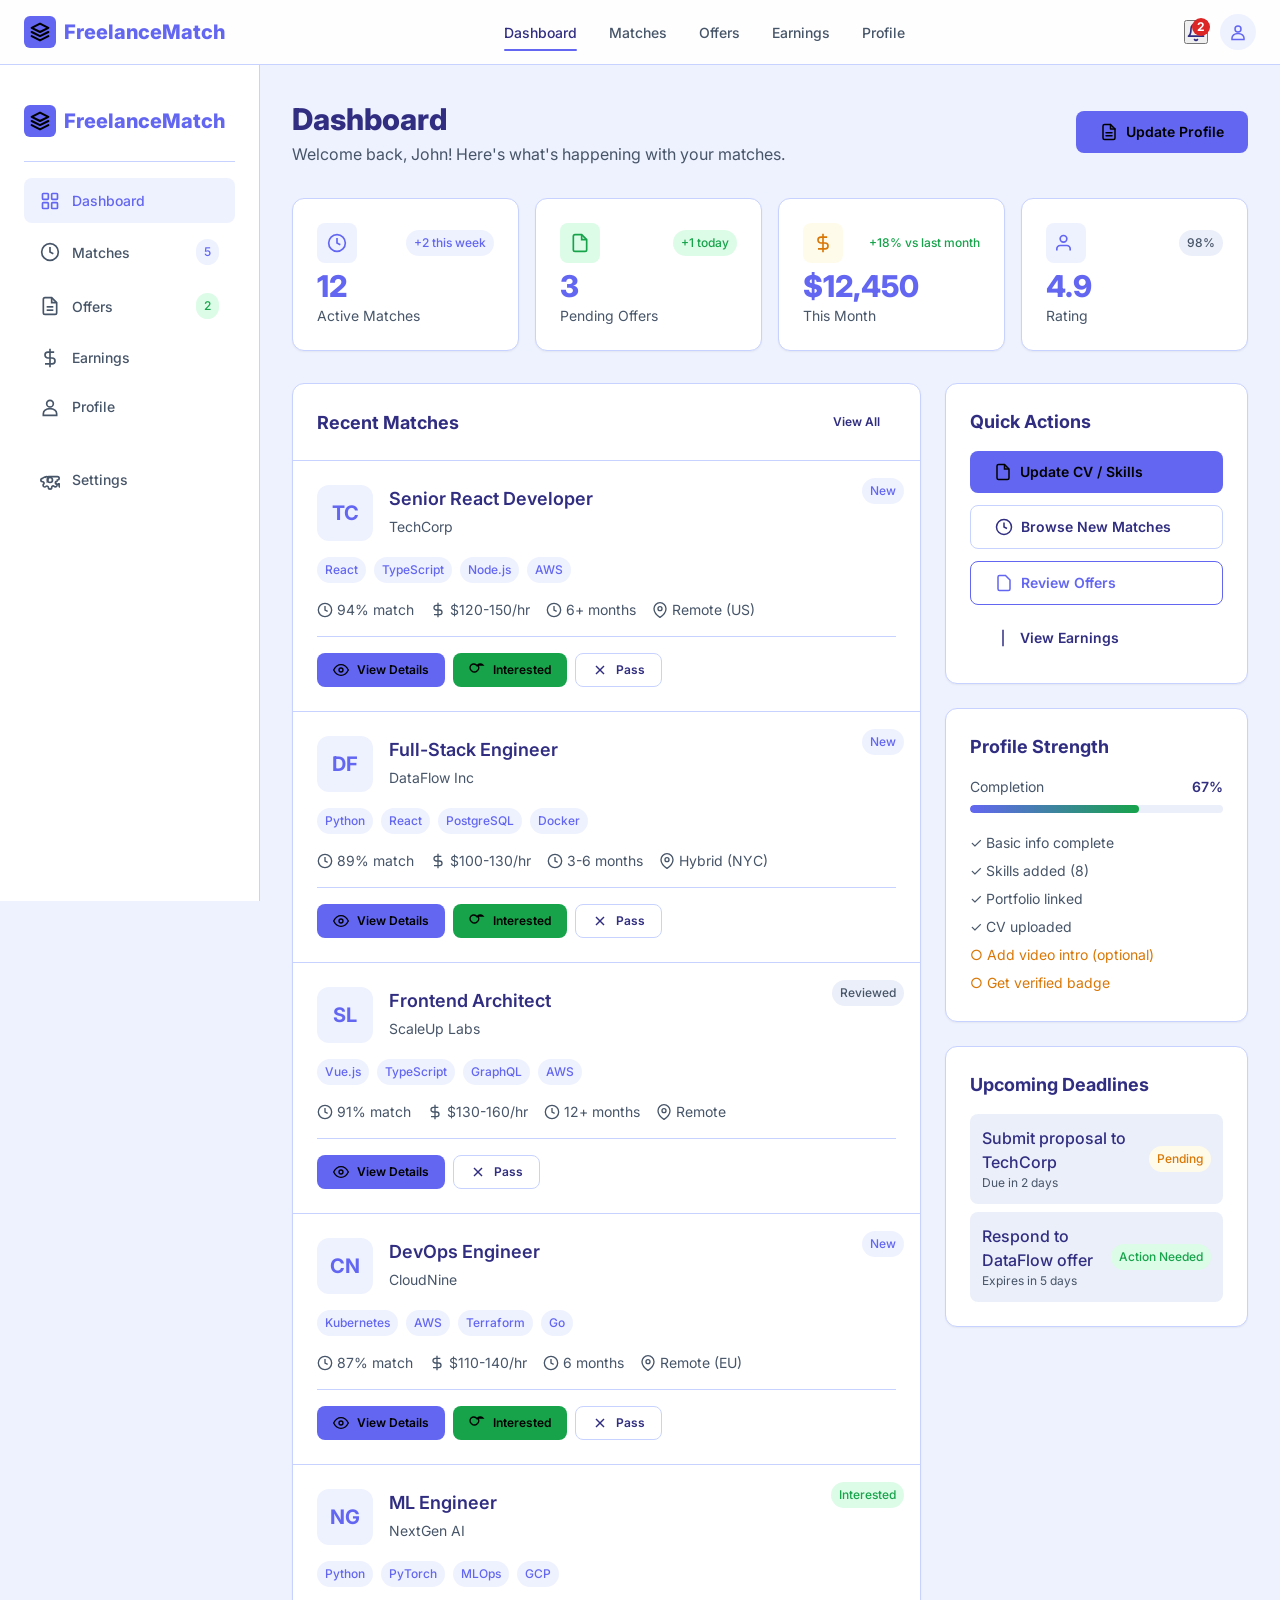
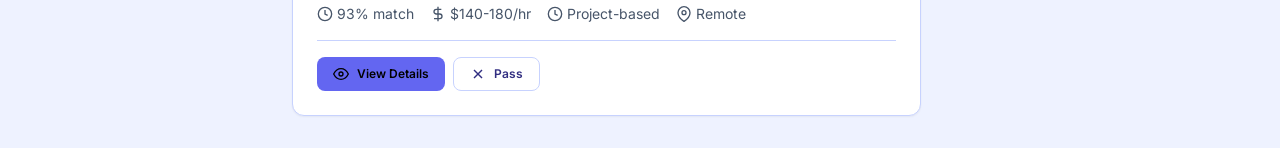
<file: pages/dashboard.html>
<!DOCTYPE html>
<html lang="en">
<head>
  <meta charset="UTF-8">
  <meta name="viewport" content="width=device-width, initial-scale=1.0">
  <meta name="description" content="FreelanceMatch Dashboard — Track matches, offers, and earnings">
  <title>Dashboard — FreelanceMatch</title>
  <link rel="preconnect" href="https://fonts.googleapis.com">
  <link rel="preconnect" href="https://fonts.gstatic.com" crossorigin>
  <link href="https://fonts.googleapis.com/css2?family=Inter:wght@400;500;600;700;800&display=swap" rel="stylesheet">
  <link rel="stylesheet" href="../css/tokens.css">
  <link rel="stylesheet" href="../css/components.css">
  <link rel="stylesheet" href="../css/dashboard.css">
</head>
<body>
  <a href="#main" class="skip-link">Skip to main content</a>

  <header class="header" role="banner">
    <nav class="nav container" aria-label="Main navigation">
      <a href="../index.html" class="nav-brand" aria-label="FreelanceMatch Home">
        <span class="nav-brand-icon" aria-hidden="true">
          <svg width="20" height="20" viewBox="0 0 24 24" fill="none" stroke="currentColor" stroke-width="2.5" stroke-linecap="round" stroke-linejoin="round"><path d="M12 2L2 7l10 5 10-5-10-5z"/><path d="M2 17l10 5 10-5"/><path d="M2 12l10 5 10-5"/></svg>
        </span>
        FreelanceMatch
      </a>

      <div class="nav-links" role="navigation" aria-label="Primary">
        <a href="#" class="nav-link active">Dashboard</a>
        <a href="matches.html" class="nav-link">Matches</a>
        <a href="offers.html" class="nav-link">Offers</a>
        <a href="earnings.html" class="nav-link">Earnings</a>
        <a href="profile.html" class="nav-link">Profile</a>
      </div>

      <div class="nav-actions">
        <button class="notification-bell" id="notification-bell" aria-label="Notifications" aria-expanded="false" aria-controls="notification-dropdown">
          <svg width="20" height="20" viewBox="0 0 24 24" fill="none" stroke="currentColor" stroke-width="2" stroke-linecap="round" stroke-linejoin="round"><path d="M18 8A6 6 0 0 0 6 8c0 7-3 9-3 9h18s-3-2-3-9"/><path d="M13.73 21a2 2 0 0 1-3.46 0"/></svg>
          <span class="notification-badge" id="notification-count" aria-hidden="true">3</span>
        </button>

        <div class="notification-dropdown" id="notification-dropdown" role="menu" aria-label="Notifications">
          <div class="notification-header">
            <h3 style="font-size:var(--text-sm);font-weight:var(--font-weight-semibold);">Notifications</h3>
            <button class="btn btn-ghost btn-sm" style="padding:var(--space-1) var(--space-2);">Mark all read</button>
          </div>
          <div class="notification-list" id="notification-list">
            <!-- Populated by JS -->
          </div>
        </div>

        <div style="width:36px;height:36px;border-radius:var(--radius-full);background:var(--color-primary-light);display:flex;align-items:center;justify-content:center;color:var(--color-primary);cursor:pointer;" title="John Doe">
          <svg width="18" height="18" viewBox="0 0 24 24" fill="none" stroke="currentColor" stroke-width="2"><circle cx="12" cy="8" r="4"/><path d="M12 14c-5 0-8 3-8 6v2h16v-2c0-3-3-6-8-6z"/></svg>
        </div>
      </div>
    </nav>
  </header>

  <div class="dashboard-layout">
    <!-- Sidebar -->
    <aside class="sidebar" id="sidebar" role="navigation" aria-label="Dashboard navigation">
      <div class="sidebar-brand">
        <a href="dashboard.html" class="nav-brand">
          <span class="nav-brand-icon" aria-hidden="true">
            <svg width="20" height="20" viewBox="0 0 24 24" fill="none" stroke="currentColor" stroke-width="2.5" stroke-linecap="round" stroke-linejoin="round"><path d="M12 2L2 7l10 5 10-5-10-5z"/><path d="M2 17l10 5 10-5"/><path d="M2 12l10 5 10-5"/></svg>
          </span>
          <span>FreelanceMatch</span>
        </a>
      </div>
      <nav class="sidebar-nav">
        <a href="dashboard.html" class="sidebar-link active" aria-current="page">
          <svg class="sidebar-link-icon" viewBox="0 0 24 24" fill="none" stroke="currentColor" stroke-width="2" aria-hidden="true"><rect x="3" y="3" width="7" height="7" rx="1"/><rect x="14" y="3" width="7" height="7" rx="1"/><rect x="3" y="14" width="7" height="7" rx="1"/><rect x="14" y="14" width="7" height="7" rx="1"/></svg>
          Dashboard
        </a>
        <a href="matches.html" class="sidebar-link">
          <svg class="sidebar-link-icon" viewBox="0 0 24 24" fill="none" stroke="currentColor" stroke-width="2" aria-hidden="true"><circle cx="12" cy="12" r="10"/><path d="M12 6v6l4 2"/></svg>
          Matches <span class="badge badge-primary" style="margin-left:auto;">5</span>
        </a>
        <a href="offers.html" class="sidebar-link">
          <svg class="sidebar-link-icon" viewBox="0 0 24 24" fill="none" stroke="currentColor" stroke-width="2" aria-hidden="true"><path d="M14 2H6a2 2 0 0 0-2 2v16a2 2 0 0 0 2 2h12a2 2 0 0 0 2-2V8z"/><polyline points="14 2 14 8 20 8"/><line x1="16" y1="13" x2="8" y2="13"/><line x1="16" y1="17" x2="8" y2="17"/></svg>
          Offers <span class="badge badge-accent" style="margin-left:auto;">2</span>
        </a>
        <a href="earnings.html" class="sidebar-link">
          <svg class="sidebar-link-icon" viewBox="0 0 24 24" fill="none" stroke="currentColor" stroke-width="2" aria-hidden="true"><line x1="12" y1="1" x2="12" y2="23"/><path d="M17 5H9.5a3.5 3.5 0 0 0 0 7h5a3.5 3.5 0 0 1 0 7H6"/></svg>
          Earnings
        </a>
        <a href="profile.html" class="sidebar-link">
          <svg class="sidebar-link-icon" viewBox="0 0 24 24" fill="none" stroke="currentColor" stroke-width="2" aria-hidden="true"><circle cx="12" cy="8" r="4"/><path d="M12 14c-5 0-8 3-8 6v2h16v-2c0-3-3-6-8-6z"/></svg>
          Profile
        </a>
        <a href="settings.html" class="sidebar-link" style="margin-top:var(--space-6);">
          <svg class="sidebar-link-icon" viewBox="0 0 24 24" fill="none" stroke="currentColor" stroke-width="2" aria-hidden="true"><circle cx="12" cy="12" r="3"/><path d="M19.4 15a1.65 1.65 0 0 0 .33 1.82l.06.06a2 2 0 0 1 0 2.83 2 2 0 0 1-2.83 0l-.06-.06a1.65 1.65 0 0 0-1.82-.33 1.65 1.65 0 0 0-1 1.51V21a2 2 0 0 1-2 2 2 2 0 0 1-2-2v-.09A1.65 1.65 0 0 0 9 19.4a1.65 1.65 0 0 0-1.82.33l-.06.06a2 2 0 0 1-2.83 0 2 2 0 0 1 0-2.83l.06-.06a1.65 1.65 0 0 0 .33-1.82 1.65 1.65 0 0 0-1.51-1H3a2 2 0 0 1-2-2 2 2 0 0 1 2-2h.09A1.65 1.65 0 0 1 4.6 9a1.65 1.65 0 0 1 1.82-.33l.06-.06a2 2 0 0 1 2.83 0 2 2 0 0 1 0 2.83l-.06.06a1.65 1.65 0 0 1-.33 1.82V9a1.65 1.65 0 0 1 1.51-1H21a2 2 0 0 1 2 2 2 2 0 0 1-2 2h-.09a1.65 1.65 0 0 1-1.82 1.82l-.06.06a2 2 0 0 0 0 2.83 2 2 0 0 0 2.83 0l.06-.06a1.65 1.65 0 0 1 1.82.33H21a2 2 0 0 1 2 2v.09a1.65 1.65 0 0 1-.33 1.82"/></svg>
          Settings
        </a>
      </nav>
    </aside>

    <!-- Mobile sidebar backdrop -->
    <div class="modal-backdrop" id="sidebar-backdrop" aria-hidden="true"></div>

    <!-- Main Content -->
    <main id="main" class="main-content" role="main">
      <!-- Page Header -->
      <div class="page-header">
        <div>
          <h1 class="page-title">Dashboard</h1>
          <p class="page-subtitle">Welcome back, John! Here's what's happening with your matches.</p>
        </div>
        <a href="pages/submit-cv.html" class="btn btn-primary">
          <svg width="18" height="18" viewBox="0 0 24 24" fill="none" stroke="currentColor" stroke-width="2" stroke-linecap="round" stroke-linejoin="round" aria-hidden="true"><path d="M14 2H6a2 2 0 0 0-2 2v16a2 2 0 0 0 2 2h12a2 2 0 0 0 2-2V8z"/><polyline points="14 2 14 8 20 8"/><line x1="16" y1="13" x2="8" y2="13"/><line x1="16" y1="17" x2="8" y2="17"/></svg>
          Update Profile
        </a>
      </div>

      <!-- Stats Grid -->
      <div class="grid grid-cols-4 gap-4 mb-8" role="region" aria-label="Key metrics">
        <article class="stat-card card">
          <div class="stat-header">
            <div class="stat-icon primary" aria-hidden="true">
              <svg width="20" height="20" viewBox="0 0 24 24" fill="none" stroke="currentColor" stroke-width="2"><circle cx="12" cy="12" r="10"/><path d="M12 6v6l4 2"/></svg>
            </div>
            <span class="badge badge-primary">+2 this week</span>
          </div>
          <div class="stat-value">12</div>
          <div class="stat-label">Active Matches</div>
        </article>

        <article class="stat-card card">
          <div class="stat-header">
            <div class="stat-icon accent" aria-hidden="true">
              <svg width="20" height="20" viewBox="0 0 24 24" fill="none" stroke="currentColor" stroke-width="2"><path d="M14 2H6a2 2 0 0 0-2 2v16a2 2 0 0 0 2 2h12a2 2 0 0 0 2-2V8z"/><polyline points="14 2 14 8 20 8"/></svg>
            </div>
            <span class="badge badge-accent">+1 today</span>
          </div>
          <div class="stat-value">3</div>
          <div class="stat-label">Pending Offers</div>
        </article>

        <article class="stat-card card">
          <div class="stat-header">
            <div class="stat-icon warning" aria-hidden="true">
              <svg width="20" height="20" viewBox="0 0 24 24" fill="none" stroke="currentColor" stroke-width="2"><line x1="12" y1="1" x2="12" y2="23"/><path d="M17 5H9.5a3.5 3.5 0 0 0 0 7h5a3.5 3.5 0 0 1 0 7H6"/></svg>
            </div>
            <span class="stat-trend up">+18% vs last month</span>
          </div>
          <div class="stat-value">$12,450</div>
          <div class="stat-label">This Month</div>
        </article>

        <article class="stat-card card">
          <div class="stat-header">
            <div class="stat-icon" style="background:var(--color-primary-light);color:var(--color-primary);" aria-hidden="true">
              <svg width="20" height="20" viewBox="0 0 24 24" fill="none" stroke="currentColor" stroke-width="2"><path d="M17 21v-2a4 4 0 0 0-4-4H5a4 4 0 0 0-4 4v2"/><circle cx="9" cy="7" r="4"/></svg>
            </div>
            <span class="badge badge-muted">98%</span>
          </div>
          <div class="stat-value">4.9</div>
          <div class="stat-label">Rating</div>
        </article>
      </div>

      <!-- Main Content Grid -->
      <div class="grid grid-cols-3 gap-6">
        <!-- Recent Matches -->
        <section class="card" style="grid-column: span 2;" aria-labelledby="matches-title">
          <header style="display:flex;align-items:center;justify-content:space-between;padding:var(--space-6);border-bottom:1px solid var(--color-border);">
            <h2 id="matches-title" style="font-size:var(--text-lg);font-weight:var(--font-weight-bold);">Recent Matches</h2>
            <a href="matches.html" class="btn btn-ghost btn-sm">View All</a>
          </header>
          <div id="matches-list" class="p-4" style="padding:0;">
            <!-- Populated by JS -->
          </div>
        </section>

        <!-- Sidebar Widgets -->
        <aside style="display:flex;flex-direction:column;gap:var(--space-6);">
          <!-- Quick Actions -->
          <section class="card card-padded" aria-labelledby="actions-title">
            <h3 id="actions-title" style="font-size:var(--text-lg);font-weight:var(--font-weight-bold);margin-bottom:var(--space-4);">Quick Actions</h3>
            <div style="display:flex;flex-direction:column;gap:var(--space-3);">
              <a href="pages/submit-cv.html" class="btn btn-primary" style="justify-content:flex-start;">
                <svg width="18" height="18" viewBox="0 0 24 24" fill="none" stroke="currentColor" stroke-width="2" aria-hidden="true"><path d="M14 2H6a2 2 0 0 0-2 2v16a2 2 0 0 0 2 2h12a2 2 0 0 0 2-2V8z"/><polyline points="14 2 14 8 20 8"/></svg>
                Update CV / Skills
              </a>
              <a href="matches.html" class="btn btn-secondary" style="justify-content:flex-start;">
                <svg width="18" height="18" viewBox="0 0 24 24" fill="none" stroke="currentColor" stroke-width="2" aria-hidden="true"><circle cx="12" cy="12" r="10"/><path d="M12 6v6l4 2"/></svg>
                Browse New Matches
              </a>
              <a href="offers.html" class="btn btn-outline" style="justify-content:flex-start;">
                <svg width="18" height="18" viewBox="0 0 24 24" fill="none" stroke="currentColor" stroke-width="2" aria-hidden="true"><path d="M14 2H6a2 2 0 0 0-2 2v16a2 2 0 0 0 2 2h12a2 2 0 0 0 2-2V8z"/></svg>
                Review Offers
              </a>
              <a href="earnings.html" class="btn btn-ghost" style="justify-content:flex-start;">
                <svg width="18" height="18" viewBox="0 0 24 24" fill="none" stroke="currentColor" stroke-width="2" aria-hidden="true"><line x1="12" y1="1" x2="12" y2="23"/></svg>
                View Earnings
              </a>
            </div>
          </section>

          <!-- Profile Completion -->
          <section class="card card-padded" aria-labelledby="completion-title">
            <h3 id="completion-title" style="font-size:var(--text-lg);font-weight:var(--font-weight-bold);margin-bottom:var(--space-4);">Profile Strength</h3>
            <div style="margin-bottom:var(--space-4);">
              <div style="display:flex;justify-content:space-between;margin-bottom:var(--space-2);">
                <span style="font-size:var(--text-sm);color:var(--color-muted-foreground);">Completion</span>
                <span style="font-size:var(--text-sm);font-weight:var(--font-weight-semibold);" id="completion-percent">85%</span>
              </div>
              <div style="height:8px;background:var(--color-muted);border-radius:var(--radius-full);overflow:hidden;">
                <div id="completion-bar" style="height:100%;width:85%;background:linear-gradient(90deg,var(--color-primary),var(--color-accent));border-radius:var(--radius-full);transition:width var(--transition-normal);"></div>
              </div>
            </div>
            <ul style="font-size:var(--text-sm);color:var(--color-muted-foreground);line-height:2;">
              <li>✓ Basic info complete</li>
              <li>✓ Skills added (8)</li>
              <li>✓ Portfolio linked</li>
              <li>✓ CV uploaded</li>
              <li style="color:var(--color-warning);">○ Add video intro (optional)</li>
              <li style="color:var(--color-warning);">○ Get verified badge</li>
            </ul>
          </section>

          <!-- Upcoming Deadlines -->
          <section class="card card-padded" aria-labelledby="deadlines-title">
            <h3 id="deadlines-title" style="font-size:var(--text-lg);font-weight:var(--font-weight-bold);margin-bottom:var(--space-4);">Upcoming Deadlines</h3>
            <div id="deadlines-list">
              <div style="display:flex;align-items:center;justify-content:space-between;padding:var(--space-3);background:var(--color-muted);border-radius:var(--radius-lg);">
                <div>
                  <div style="font-weight:var(--font-weight-medium);">Submit proposal to TechCorp</div>
                  <div style="font-size:var(--text-xs);color:var(--color-muted-foreground);">Due in 2 days</div>
                </div>
                <span class="badge badge-warning">Pending</span>
              </div>
              <div style="display:flex;align-items:center;justify-content:space-between;padding:var(--space-3);margin-top:var(--space-2);background:var(--color-muted);border-radius:var(--radius-lg);">
                <div>
                  <div style="font-weight:var(--font-weight-medium);">Respond to DataFlow offer</div>
                  <div style="font-size:var(--text-xs);color:var(--color-muted-foreground);">Expires in 5 days</div>
                </div>
                <span class="badge badge-accent">Action Needed</span>
              </div>
            </div>
          </section>
        </aside>
      </div>
    </main>
  </div>

  <script src="../js/main.js"></script>
  <script src="../js/dashboard.js"></script>
</body>
</html>
</file>
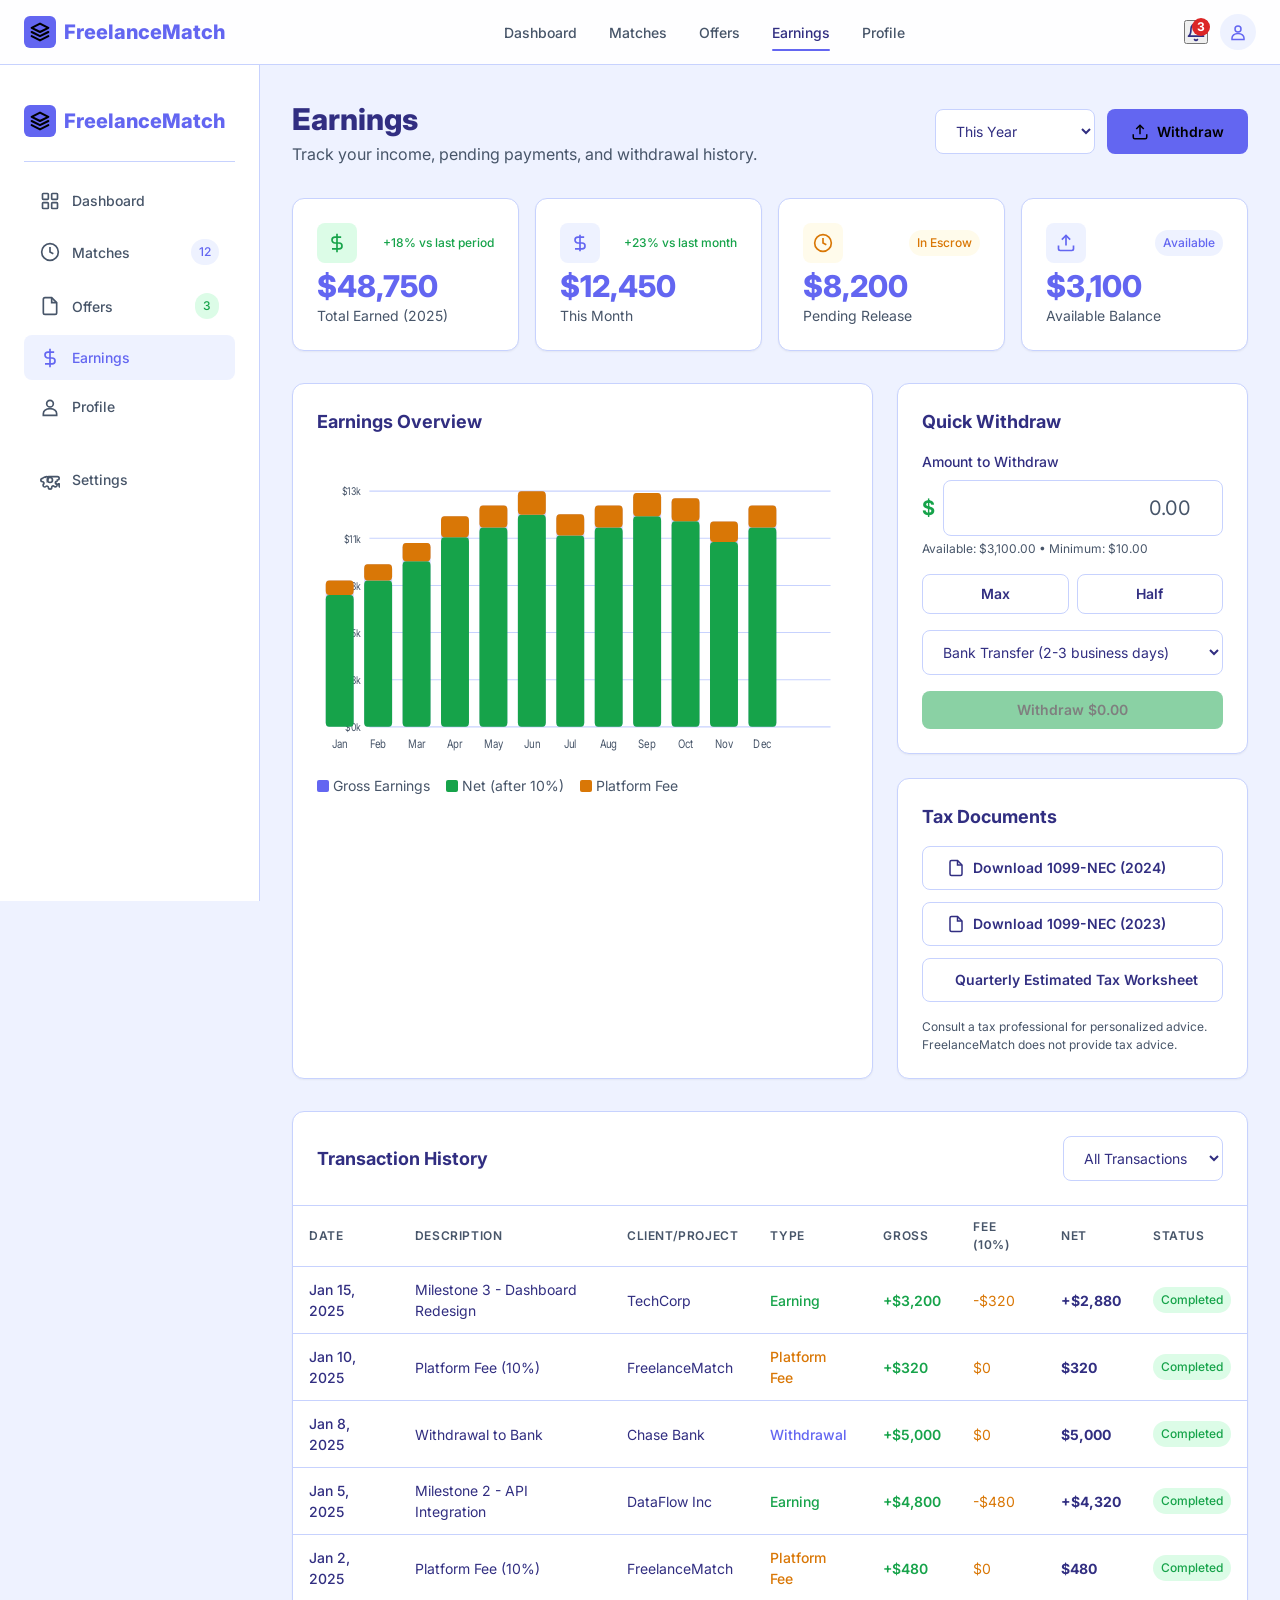
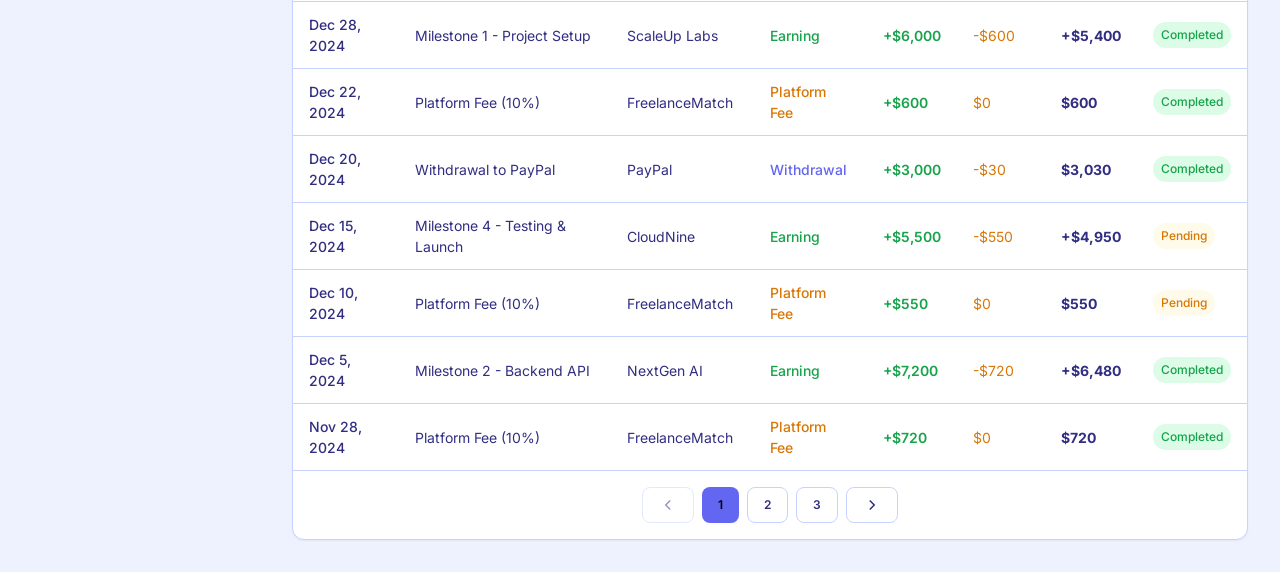
<file: pages/earnings.html>
<!DOCTYPE html>
<html lang="en">
<head>
  <meta charset="UTF-8">
  <meta name="viewport" content="width=device-width, initial-scale=1.0">
  <meta name="description" content="FreelanceMatch — Your Earnings & Payments">
  <title>Earnings — FreelanceMatch</title>
  <link rel="preconnect" href="https://fonts.googleapis.com">
  <link rel="preconnect" href="https://fonts.gstatic.com" crossorigin>
  <link href="https://fonts.googleapis.com/css2?family=Inter:wght@400;500;600;700;800&display=swap" rel="stylesheet">
  <link rel="stylesheet" href="../css/tokens.css">
  <link rel="stylesheet" href="../css/components.css">
  <link rel="stylesheet" href="../css/dashboard.css">
  <link rel="stylesheet" href="../css/earnings.css">
</head>
<body>
  <a href="#main" class="skip-link">Skip to main content</a>

  <header class="header" role="banner">
    <nav class="nav container" aria-label="Main navigation">
      <a href="../index.html" class="nav-brand" aria-label="FreelanceMatch Home">
        <span class="nav-brand-icon" aria-hidden="true">
          <svg width="20" height="20" viewBox="0 0 24 24" fill="none" stroke="currentColor" stroke-width="2.5" stroke-linecap="round" stroke-linejoin="round"><path d="M12 2L2 7l10 5 10-5-10-5z"/><path d="M2 17l10 5 10-5"/><path d="M2 12l10 5 10-5"/></svg>
        </span>
        FreelanceMatch
      </a>

      <div class="nav-links" role="navigation" aria-label="Primary">
        <a href="dashboard.html" class="nav-link">Dashboard</a>
        <a href="matches.html" class="nav-link">Matches</a>
        <a href="offers.html" class="nav-link">Offers</a>
        <a href="earnings.html" class="nav-link active">Earnings</a>
        <a href="profile.html" class="nav-link">Profile</a>
      </div>

      <div class="nav-actions">
        <button class="notification-bell" id="notification-bell" aria-label="Notifications" aria-expanded="false" aria-controls="notification-dropdown">
          <svg width="20" height="20" viewBox="0 0 24 24" fill="none" stroke="currentColor" stroke-width="2" stroke-linecap="round" stroke-linejoin="round"><path d="M18 8A6 6 0 0 0 6 8c0 7-3 9-3 9h18s-3-2-3-9"/><path d="M13.73 21a2 2 0 0 1-3.46 0"/></svg>
          <span class="notification-badge" id="notification-count" aria-hidden="true">3</span>
        </button>
        <div class="notification-dropdown" id="notification-dropdown" role="menu" aria-label="Notifications">
          <div class="notification-header">
            <h3 style="font-size:var(--text-sm);font-weight:var(--font-weight-semibold);">Notifications</h3>
            <button class="btn btn-ghost btn-sm" style="padding:var(--space-1) var(--space-2);">Mark all read</button>
          </div>
          <div class="notification-list" id="notification-list"></div>
        </div>
        <div style="width:36px;height:36px;border-radius:var(--radius-full);background:var(--color-primary-light);display:flex;align-items:center;justify-content:center;color:var(--color-primary);cursor:pointer;" title="John Doe">
          <svg width="18" height="18" viewBox="0 0 24 24" fill="none" stroke="currentColor" stroke-width="2"><circle cx="12" cy="8" r="4"/><path d="M12 14c-5 0-8 3-8 6v2h16v-2c0-3-3-6-8-6z"/></svg>
        </div>
      </div>
    </nav>
  </header>

  <div class="dashboard-layout">
    <aside class="sidebar" id="sidebar" role="navigation" aria-label="Dashboard navigation">
      <div class="sidebar-brand">
        <a href="dashboard.html" class="nav-brand">
          <span class="nav-brand-icon" aria-hidden="true">
            <svg width="20" height="20" viewBox="0 0 24 24" fill="none" stroke="currentColor" stroke-width="2.5" stroke-linecap="round" stroke-linejoin="round"><path d="M12 2L2 7l10 5 10-5-10-5z"/><path d="M2 17l10 5 10-5"/><path d="M2 12l10 5 10-5"/></svg>
          </span>
          <span>FreelanceMatch</span>
        </a>
      </div>
      <nav class="sidebar-nav">
        <a href="dashboard.html" class="sidebar-link"><svg class="sidebar-link-icon" viewBox="0 0 24 24" fill="none" stroke="currentColor" stroke-width="2" aria-hidden="true"><rect x="3" y="3" width="7" height="7" rx="1"/><rect x="14" y="3" width="7" height="7" rx="1"/><rect x="3" y="14" width="7" height="7" rx="1"/><rect x="14" y="14" width="7" height="7" rx="1"/></svg>Dashboard</a>
        <a href="matches.html" class="sidebar-link"><svg class="sidebar-link-icon" viewBox="0 0 24 24" fill="none" stroke="currentColor" stroke-width="2" aria-hidden="true"><circle cx="12" cy="12" r="10"/><path d="M12 6v6l4 2"/></svg>Matches <span class="badge badge-primary" style="margin-left:auto;">12</span></a>
        <a href="offers.html" class="sidebar-link"><svg class="sidebar-link-icon" viewBox="0 0 24 24" fill="none" stroke="currentColor" stroke-width="2" aria-hidden="true"><path d="M14 2H6a2 2 0 0 0-2 2v16a2 2 0 0 0 2 2h12a2 2 0 0 0 2-2V8z"/><polyline points="14 2 14 8 20 8"/></svg>Offers <span class="badge badge-accent" style="margin-left:auto;">3</span></a>
        <a href="earnings.html" class="sidebar-link active"><svg class="sidebar-link-icon" viewBox="0 0 24 24" fill="none" stroke="currentColor" stroke-width="2" aria-hidden="true"><line x1="12" y1="1" x2="12" y2="23"/><path d="M17 5H9.5a3.5 3.5 0 0 0 0 7h5a3.5 3.5 0 0 1 0 7H6"/></svg>Earnings</a>
        <a href="profile.html" class="sidebar-link"><svg class="sidebar-link-icon" viewBox="0 0 24 24" fill="none" stroke="currentColor" stroke-width="2" aria-hidden="true"><circle cx="12" cy="8" r="4"/><path d="M12 14c-5 0-8 3-8 6v2h16v-2c0-3-3-6-8-6z"/></svg>Profile</a>
        <a href="settings.html" class="sidebar-link" style="margin-top:var(--space-6);"><svg class="sidebar-link-icon" viewBox="0 0 24 24" fill="none" stroke="currentColor" stroke-width="2" aria-hidden="true"><circle cx="12" cy="12" r="3"/><path d="M19.4 15a1.65 1.65 0 0 0 .33 1.82l.06.06a2 2 0 0 1 0 2.83 2 2 0 0 1-2.83 0l-.06-.06a1.65 1.65 0 0 0-1.82-.33 1.65 1.65 0 0 0-1 1.51V21a2 2 0 0 1-2 2 2 2 0 0 1-2-2v-.09A1.65 1.65 0 0 0 9 19.4a1.65 1.65 0 0 0-1.82.33l-.06.06a2 2 0 0 1-2.83 0 2 2 0 0 1 0-2.83l-.06-.06a1.65 1.65 0 0 0 .33-1.82 1.65 1.65 0 0 0-1.51-1H3a2 2 0 0 1-2-2 2 2 0 0 1 2-2h.09A1.65 1.65 0 0 1 4.6 9a1.65 1.65 0 0 1 1.82-.33l.06-.06a2 2 0 0 1 2.83 0 2 2 0 0 1 0 2.83l-.06-.06a1.65 1.65 0 0 1-.33 1.82V9a1.65 1.65 0 0 1 1.51-1H21a2 2 0 0 1 2 2 2 2 0 0 1-2 2h-.09a1.65 1.65 0 0 1-1.82 1.82l-.06.06a2 2 0 0 0 0 2.83 2 2 0 0 0 2.83 0l.06-.06a1.65 1.65 0 0 1 1.82.33H21a2 2 0 0 1 2 2v.09a1.65 1.65 0 0 1-.33 1.82"/></svg>Settings</a>
      </nav>
    </aside>

    <div class="modal-backdrop" id="sidebar-backdrop" aria-hidden="true"></div>

    <main id="main" class="main-content" role="main">
      <div class="page-header">
        <div>
          <h1 class="page-title">Earnings</h1>
          <p class="page-subtitle">Track your income, pending payments, and withdrawal history.</p>
        </div>
        <div style="display:flex;gap:var(--space-3);">
          <select id="period-filter" class="input" style="width:auto;min-width:160px;">
            <option value="this-month">This Month</option>
            <option value="last-month">Last Month</option>
            <option value="this-quarter">This Quarter</option>
            <option value="this-year" selected>This Year</option>
            <option value="all-time">All Time</option>
          </select>
          <button class="btn btn-primary" id="withdraw-btn">
            <svg width="18" height="18" viewBox="0 0 24 24" fill="none" stroke="currentColor" stroke-width="2" aria-hidden="true"><path d="M21 15v4a2 2 0 0 1-2 2H5a2 2 0 0 1-2-2v-4"/><polyline points="17 8 12 3 7 8"/><line x1="12" y1="3" x2="12" y2="15"/></svg>
            Withdraw
          </button>
        </div>
      </div>

      <!-- Earnings Summary Cards -->
      <div class="grid grid-cols-4 gap-4 mb-8" role="region" aria-label="Earnings summary">
        <article class="stat-card card">
          <div class="stat-header">
            <div class="stat-icon accent" aria-hidden="true">
              <svg width="20" height="20" viewBox="0 0 24 24" fill="none" stroke="currentColor" stroke-width="2"><line x1="12" y1="1" x2="12" y2="23"/><path d="M17 5H9.5a3.5 3.5 0 0 0 0 7h5a3.5 3.5 0 0 1 0 7H6"/></svg>
            </div>
            <span class="stat-trend up">+18% vs last period</span>
          </div>
          <div class="stat-value">$48,750</div>
          <div class="stat-label">Total Earned (2025)</div>
        </article>

        <article class="stat-card card">
          <div class="stat-header">
            <div class="stat-icon primary" aria-hidden="true">
              <svg width="20" height="20" viewBox="0 0 24 24" fill="none" stroke="currentColor" stroke-width="2"><path d="M12 2v20M17 5H9.5a3.5 3.5 0 0 0 0 7h5a3.5 3.5 0 0 1 0 7H6"/></svg>
            </div>
            <span class="stat-trend up">+23% vs last month</span>
          </div>
          <div class="stat-value">$12,450</div>
          <div class="stat-label">This Month</div>
        </article>

        <article class="stat-card card">
          <div class="stat-header">
            <div class="stat-icon warning" aria-hidden="true">
              <svg width="20" height="20" viewBox="0 0 24 24" fill="none" stroke="currentColor" stroke-width="2"><circle cx="12" cy="12" r="10"/><path d="M12 6v6l4 2"/></svg>
            </div>
            <span class="badge badge-warning">In Escrow</span>
          </div>
          <div class="stat-value">$8,200</div>
          <div class="stat-label">Pending Release</div>
        </article>

        <article class="stat-card card">
          <div class="stat-header">
            <div class="stat-icon" style="background:var(--color-primary-light);color:var(--color-primary);" aria-hidden="true">
              <svg width="20" height="20" viewBox="0 0 24 24" fill="none" stroke="currentColor" stroke-width="2"><path d="M21 15v4a2 2 0 0 1-2 2H5a2 2 0 0 1-2-2v-4"/><polyline points="17 8 12 3 7 8"/><line x1="12" y1="3" x2="12" y2="15"/></svg>
            </div>
            <span class="badge badge-primary">Available</span>
          </div>
          <div class="stat-value">$3,100</div>
          <div class="stat-label">Available Balance</div>
        </article>
      </div>

      <!-- Charts & Tables -->
      <div class="grid grid-cols-3 gap-6">
        <!-- Earnings Chart -->
        <section class="card card-padded" style="grid-column: span 2;" aria-labelledby="chart-title">
          <h2 id="chart-title" style="font-size:var(--text-lg);font-weight:var(--font-weight-bold);margin-bottom:var(--space-6);">Earnings Overview</h2>
          <div id="earnings-chart" class="chart-container" style="height:300px;position:relative;" role="img" aria-label="Monthly earnings bar chart showing $8.2k in Jan, $9.1k in Feb, $10.3k in Mar, $11.8k in Apr, $12.4k in May, $13.2k in Jun, $11.9k in Jul, $12.4k in Aug, $13.1k in Sep, $12.8k in Oct, $11.5k in Nov, $12.4k in Dec"></div>
          <div style="display:flex;gap:var(--space-4);margin-top:var(--space-4);font-size:var(--text-sm);color:var(--color-muted-foreground);">
            <span style="display:flex;align-items:center;gap:var(--space-1);"><span style="width:12px;height:12px;background:var(--color-primary);border-radius:2px;"></span> Gross Earnings</span>
            <span style="display:flex;align-items:center;gap:var(--space-1);"><span style="width:12px;height:12px;background:var(--color-accent);border-radius:2px;"></span> Net (after 10%)</span>
            <span style="display:flex;align-items:center;gap:var(--space-1);"><span style="width:12px;height:12px;background:var(--color-warning);border-radius:2px;"></span> Platform Fee</span>
          </div>
        </section>

        <!-- Quick Actions -->
        <aside style="display:flex;flex-direction:column;gap:var(--space-6);">
          <section class="card card-padded" aria-labelledby="withdraw-title">
            <h3 id="withdraw-title" style="font-size:var(--text-lg);font-weight:var(--font-weight-bold);margin-bottom:var(--space-4);">Quick Withdraw</h3>
            <div style="margin-bottom:var(--space-4);">
              <label class="label">Amount to Withdraw</label>
              <div style="display:flex;align-items:center;gap:var(--space-2);">
                <span style="font-size:var(--text-xl);font-weight:var(--font-weight-bold);color:var(--color-accent);">$</span>
                <input type="number" id="withdraw-amount" class="input" placeholder="0.00" min="10" max="3100" step="0.01" style="flex:1;">
              </div>
              <p class="helper-text">Available: $3,100.00 • Minimum: $10.00</p>
            </div>
            <div style="display:flex;gap:var(--space-2);margin-bottom:var(--space-4);">
              <button class="btn btn-secondary" style="flex:1;" id="withdraw-max">Max</button>
              <button class="btn btn-secondary" style="flex:1;" id="withdraw-half">Half</button>
            </div>
            <select id="withdraw-method" class="input" style="margin-bottom:var(--space-4);">
              <option value="bank">Bank Transfer (2-3 business days)</option>
              <option value="paypal">PayPal (Instant, 1% fee)</option>
              <option value="wise">Wise (1-2 business days, low fee)</option>
            </select>
            <button class="btn btn-accent" style="width:100%;" id="confirm-withdraw">
              <svg width="18" height="18" viewBox="0 0 24 24" fill="none" stroke="currentColor" stroke-width="2" aria-hidden="true"><path d="M21 15v4a2 2 0 0 1-2 2H5a2 2 0 0 1-2-2v-4"/><polyline points="17 8 12 3 7 8"/><line x1="12" y1="3" x2="12" y2="15"/></svg>
              Withdraw $0.00
            </button>
          </section>

          <section class="card card-padded" aria-labelledby="tax-title">
            <h3 id="tax-title" style="font-size:var(--text-lg);font-weight:var(--font-weight-bold);margin-bottom:var(--space-4);">Tax Documents</h3>
            <div style="display:flex;flex-direction:column;gap:var(--space-3);">
              <a href="#" class="btn btn-secondary" style="justify-content:flex-start;text-align:left;">
                <svg width="18" height="18" viewBox="0 0 24 24" fill="none" stroke="currentColor" stroke-width="2" aria-hidden="true"><path d="M14 2H6a2 2 0 0 0-2 2v16a2 2 0 0 0 2 2h12a2 2 0 0 0 2-2V8z"/><polyline points="14 2 14 8 20 8"/></svg>
                <span>Download 1099-NEC (2024)</span>
              </a>
              <a href="#" class="btn btn-secondary" style="justify-content:flex-start;text-align:left;">
                <svg width="18" height="18" viewBox="0 0 24 24" fill="none" stroke="currentColor" stroke-width="2" aria-hidden="true"><path d="M14 2H6a2 2 0 0 0-2 2v16a2 2 0 0 0 2 2h12a2 2 0 0 0 2-2V8z"/><polyline points="14 2 14 8 20 8"/></svg>
                <span>Download 1099-NEC (2023)</span>
              </a>
              <a href="#" class="btn btn-secondary" style="justify-content:flex-start;text-align:left;">
                <svg width="18" height="18" viewBox="0 0 24 24" fill="none" stroke="currentColor" stroke-width="2" aria-hidden="true"><path d="M14 2H6a2 2 0 0 0-2 2v16a2 2 0 0 0 2 2h12a2 2 0 0 0 2-2V8z"/><polyline points="14 2 14 8 20 8"/></svg>
                <span>Quarterly Estimated Tax Worksheet</span>
              </a>
              <p class="helper-text">Consult a tax professional for personalized advice. FreelanceMatch does not provide tax advice.</p>
            </div>
          </section>
        </aside>
      </div>

      <!-- Transaction History -->
      <section class="card mt-8" aria-labelledby="transactions-title">
        <header style="display:flex;align-items:center;justify-content:space-between;padding:var(--space-6);border-bottom:1px solid var(--color-border);">
          <h2 id="transactions-title" style="font-size:var(--text-lg);font-weight:var(--font-weight-bold);">Transaction History</h2>
          <select id="transaction-filter" class="input" style="width:auto;min-width:160px;">
            <option value="all">All Transactions</option>
            <option value="completed">Completed</option>
            <option value="pending">Pending</option>
            <option value="withdrawals">Withdrawals</option>
            <option value="fees">Platform Fees</option>
          </select>
        </header>
        <div class="table-wrapper">
          <table class="table" role="table">
            <thead>
              <tr>
                <th scope="col">Date</th>
                <th scope="col">Description</th>
                <th scope="col">Client/Project</th>
                <th scope="col">Type</th>
                <th scope="col">Gross</th>
                <th scope="col">Fee (10%)</th>
                <th scope="col">Net</th>
                <th scope="col">Status</th>
              </tr>
            </thead>
            <tbody id="transactions-body">
              <!-- Populated by JS -->
            </tbody>
          </table>
        </div>
        <nav class="flex justify-center gap-2 p-4" aria-label="Pagination">
          <button class="btn btn-secondary btn-sm" aria-label="Previous" disabled><svg width="18" height="18" viewBox="0 0 24 24" fill="none" stroke="currentColor" stroke-width="2"><polyline points="15 18 9 12 15 6"/></svg></button>
          <button class="btn btn-primary btn-sm" aria-current="page">1</button>
          <button class="btn btn-secondary btn-sm">2</button>
          <button class="btn btn-secondary btn-sm">3</button>
          <button class="btn btn-secondary btn-sm" aria-label="Next"><svg width="18" height="18" viewBox="0 0 24 24" fill="none" stroke="currentColor" stroke-width="2"><polyline points="9 18 15 12 9 6"/></svg></button>
        </nav>
      </section>
    </main>
  </div>

  <script src="../js/main.js"></script>
  <script src="../js/earnings.js"></script>
</body>
</html>
</file>
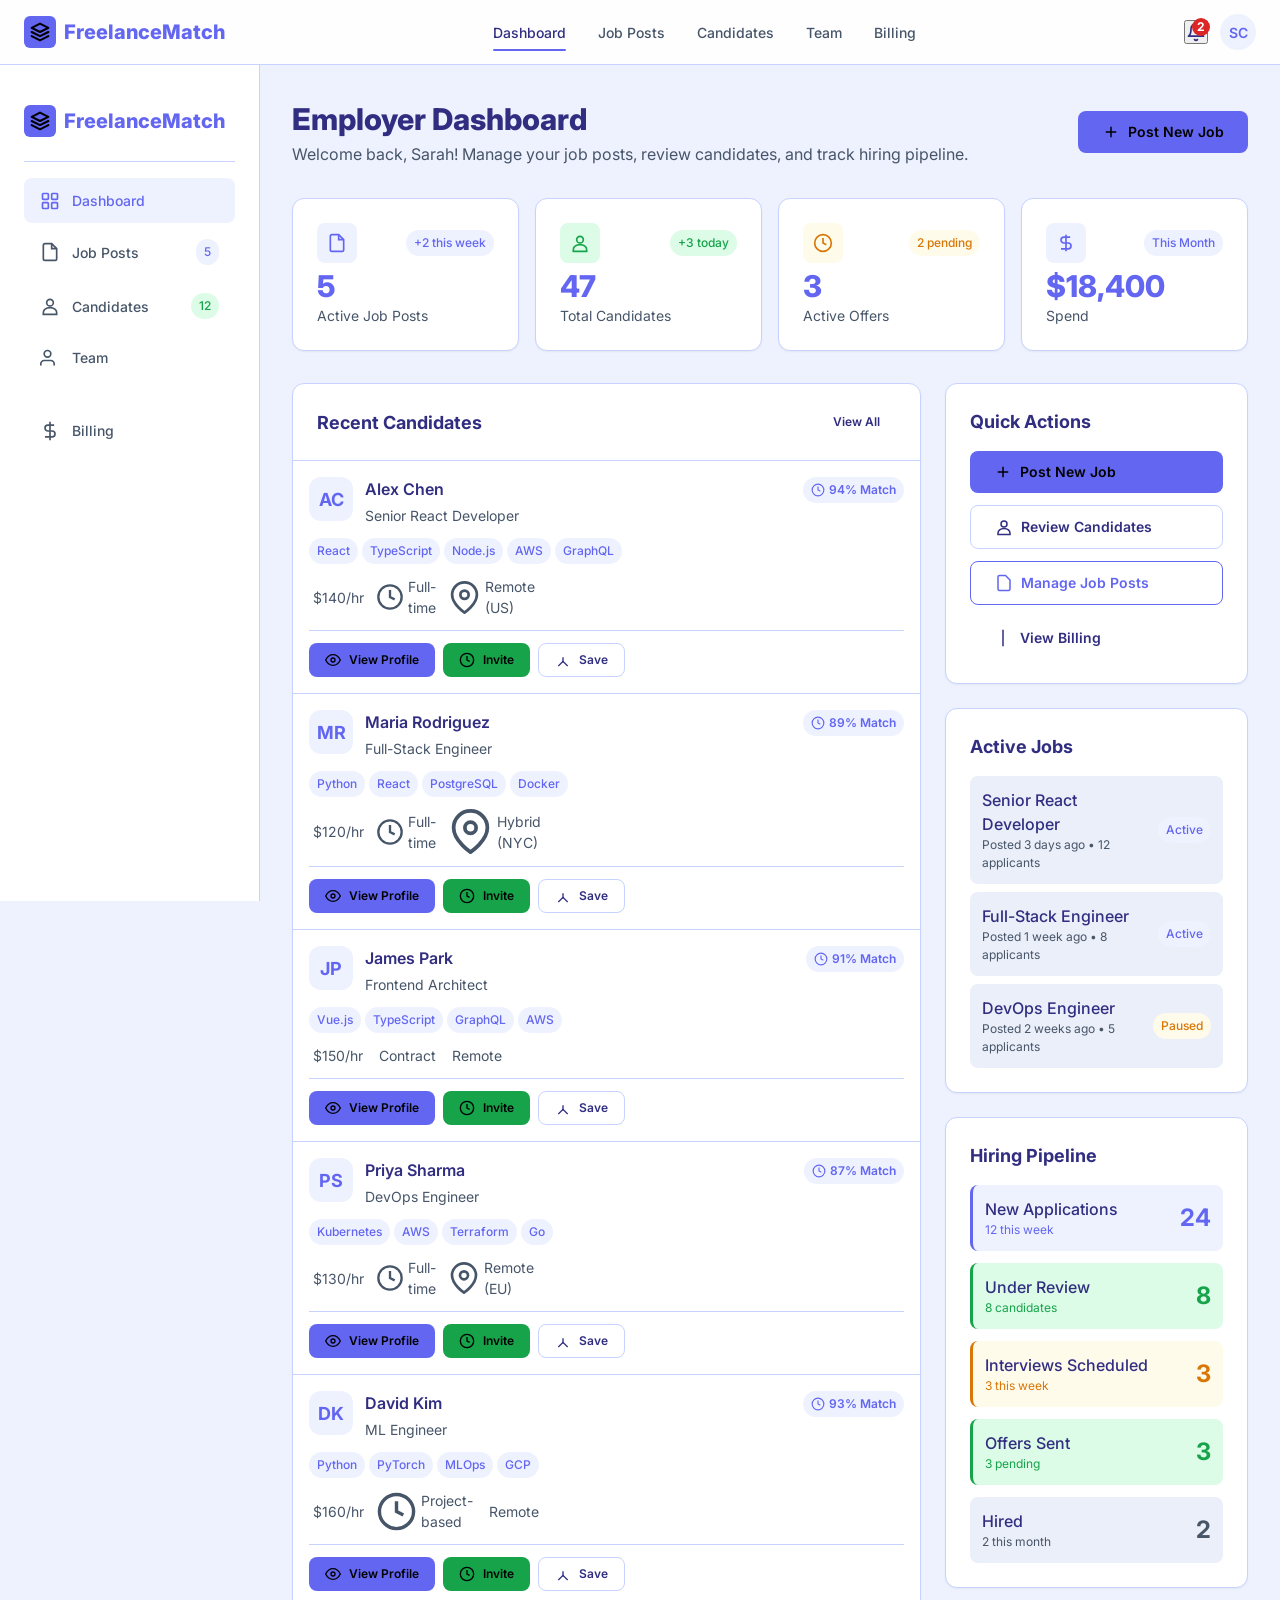
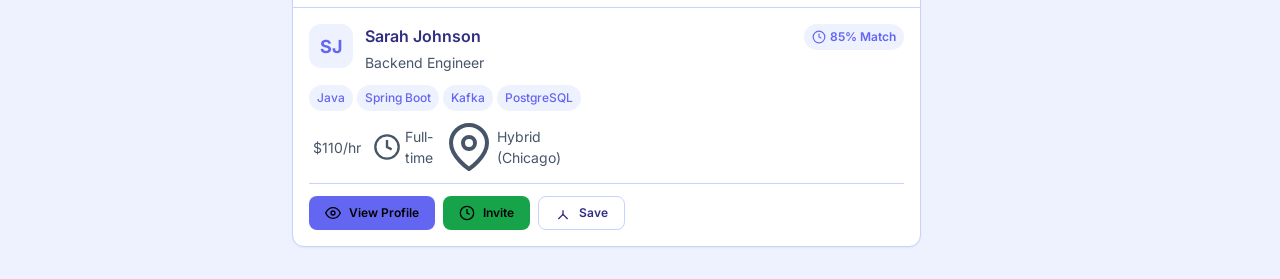
<file: pages/employer-dashboard.html>
<!DOCTYPE html>
<html lang="en">
<head>
  <meta charset="UTF-8">
  <meta name="viewport" content="width=device-width, initial-scale=1.0">
  <meta name="description" content="FreelanceMatch — Employer Dashboard">
  <title>Employer Dashboard — FreelanceMatch</title>
  <link rel="preconnect" href="https://fonts.googleapis.com">
  <link rel="preconnect" href="https://fonts.gstatic.com" crossorigin>
  <link href="https://fonts.googleapis.com/css2?family=Inter:wght@400;500;600;700;800&display=swap" rel="stylesheet">
  <link rel="stylesheet" href="../css/tokens.css">
  <link rel="stylesheet" href="../css/components.css">
  <link rel="stylesheet" href="../css/employer.css">
</head>
<body>
  <a href="#main" class="skip-link">Skip to main content</a>

  <header class="header" role="banner">
    <nav class="nav container" aria-label="Main navigation">
      <a href="../index.html" class="nav-brand" aria-label="FreelanceMatch Home">
        <span class="nav-brand-icon" aria-hidden="true">
          <svg width="20" height="20" viewBox="0 0 24 24" fill="none" stroke="currentColor" stroke-width="2.5" stroke-linecap="round" stroke-linejoin="round"><path d="M12 2L2 7l10 5 10-5-10-5z"/><path d="M2 17l10 5 10-5"/><path d="M2 12l10 5 10-5"/></svg>
        </span>
        FreelanceMatch
      </a>

      <div class="nav-links" role="navigation" aria-label="Primary">
        <a href="employer-dashboard.html" class="nav-link active">Dashboard</a>
        <a href="employer-jobs.html" class="nav-link">Job Posts</a>
        <a href="employer-candidates.html" class="nav-link">Candidates</a>
        <a href="employer-team.html" class="nav-link">Team</a>
        <a href="employer-billing.html" class="nav-link">Billing</a>
      </div>

      <div class="nav-actions">
        <button class="notification-bell" id="notification-bell" aria-label="Notifications" aria-expanded="false" aria-controls="notification-dropdown">
          <svg width="20" height="20" viewBox="0 0 24 24" fill="none" stroke="currentColor" stroke-width="2" stroke-linecap="round" stroke-linejoin="round"><path d="M18 8A6 6 0 0 0 6 8c0 7-3 9-3 9h18s-3-2-3-9"/><path d="M13.73 21a2 2 0 0 1-3.46 0"/></svg>
          <span class="notification-badge" id="notification-count" aria-hidden="true">2</span>
        </button>
        <div class="notification-dropdown" id="notification-dropdown" role="menu" aria-label="Notifications">
          <div class="notification-header">
            <h3 style="font-size:var(--text-sm);font-weight:var(--font-weight-semibold);">Notifications</h3>
            <button class="btn btn-ghost btn-sm" style="padding:var(--space-1) var(--space-2);">Mark all read</button>
          </div>
          <div class="notification-list" id="notification-list"></div>
        </div>
        <div style="width:36px;height:36px;border-radius:var(--radius-full);background:var(--color-primary-light);display:flex;align-items:center;justify-content:center;color:var(--color-primary);cursor:pointer;" title="Sarah Chen">
          <span style="font-weight:600;font-size:var(--text-sm);">SC</span>
        </div>
      </div>
    </nav>
  </header>

  <div class="dashboard-layout">
    <aside class="sidebar" id="sidebar" role="navigation" aria-label="Employer navigation">
      <div class="sidebar-brand">
        <a href="employer-dashboard.html" class="nav-brand">
          <span class="nav-brand-icon" aria-hidden="true">
            <svg width="20" height="20" viewBox="0 0 24 24" fill="none" stroke="currentColor" stroke-width="2.5" stroke-linecap="round" stroke-linejoin="round"><path d="M12 2L2 7l10 5 10-5-10-5z"/><path d="M2 17l10 5 10-5"/><path d="M2 12l10 5 10-5"/></svg>
          </span>
          <span>FreelanceMatch</span>
        </a>
      </div>
      <nav class="sidebar-nav">
        <a href="employer-dashboard.html" class="sidebar-link active"><svg class="sidebar-link-icon" viewBox="0 0 24 24" fill="none" stroke="currentColor" stroke-width="2" aria-hidden="true"><rect x="3" y="3" width="7" height="7" rx="1"/><rect x="14" y="3" width="7" height="7" rx="1"/><rect x="3" y="14" width="7" height="7" rx="1"/><rect x="14" y="14" width="7" height="7" rx="1"/></svg>Dashboard</a>
        <a href="employer-jobs.html" class="sidebar-link"><svg class="sidebar-link-icon" viewBox="0 0 24 24" fill="none" stroke="currentColor" stroke-width="2" aria-hidden="true"><path d="M14 2H6a2 2 0 0 0-2 2v16a2 2 0 0 0 2 2h12a2 2 0 0 0 2-2V8z"/><polyline points="14 2 14 8 20 8"/></svg>Job Posts <span class="badge badge-primary" style="margin-left:auto;">5</span></a>
        <a href="employer-candidates.html" class="sidebar-link"><svg class="sidebar-link-icon" viewBox="0 0 24 24" fill="none" stroke="currentColor" stroke-width="2" aria-hidden="true"><circle cx="12" cy="8" r="4"/><path d="M12 14c-5 0-8 3-8 6v2h16v-2c0-3-3-6-8-6z"/></svg>Candidates <span class="badge badge-accent" style="margin-left:auto;">12</span></a>
        <a href="employer-team.html" class="sidebar-link"><svg class="sidebar-link-icon" viewBox="0 0 24 24" fill="none" stroke="currentColor" stroke-width="2" aria-hidden="true"><path d="M17 21v-2a4 4 0 0 0-4-4H5a4 4 0 0 0-4 4v2"/><circle cx="9" cy="7" r="4"/></svg>Team</a>
        <a href="employer-billing.html" class="sidebar-link" style="margin-top:var(--space-6);"><svg class="sidebar-link-icon" viewBox="0 0 24 24" fill="none" stroke="currentColor" stroke-width="2" aria-hidden="true"><line x1="12" y1="1" x2="12" y2="23"/><path d="M17 5H9.5a3.5 3.5 0 0 0 0 7h5a3.5 3.5 0 0 1 0 7H6"/></svg>Billing</a>
      </nav>
    </aside>

    <div class="modal-backdrop" id="sidebar-backdrop" aria-hidden="true"></div>

    <main id="main" class="main-content" role="main">
      <div class="page-header">
        <div>
          <h1 class="page-title">Employer Dashboard</h1>
          <p class="page-subtitle">Welcome back, Sarah! Manage your job posts, review candidates, and track hiring pipeline.</p>
        </div>
        <button class="btn btn-primary" id="create-job-btn">
          <svg width="18" height="18" viewBox="0 0 24 24" fill="none" stroke="currentColor" stroke-width="2" aria-hidden="true"><line x1="12" y1="5" x2="12" y2="19"/><line x1="5" y1="12" x2="19" y2="12"/></svg>
          Post New Job
        </button>
      </div>

      <!-- Stats -->
      <div class="grid grid-cols-4 gap-4 mb-8" role="region" aria-label="Hiring metrics">
        <article class="stat-card card">
          <div class="stat-header">
            <div class="stat-icon primary" aria-hidden="true"><svg width="20" height="20" viewBox="0 0 24 24" fill="none" stroke="currentColor" stroke-width="2"><path d="M14 2H6a2 2 0 0 0-2 2v16a2 2 0 0 0 2 2h12a2 2 0 0 0 2-2V8z"/><polyline points="14 2 14 8 20 8"/></svg></div>
            <span class="badge badge-primary">+2 this week</span>
          </div>
          <div class="stat-value">5</div>
          <div class="stat-label">Active Job Posts</div>
        </article>
        <article class="stat-card card">
          <div class="stat-header">
            <div class="stat-icon accent" aria-hidden="true"><svg width="20" height="20" viewBox="0 0 24 24" fill="none" stroke="currentColor" stroke-width="2"><circle cx="12" cy="8" r="4"/><path d="M12 14c-5 0-8 3-8 6v2h16v-2c0-3-3-6-8-6z"/></svg></div>
            <span class="badge badge-accent">+3 today</span>
          </div>
          <div class="stat-value">47</div>
          <div class="stat-label">Total Candidates</div>
        </article>
        <article class="stat-card card">
          <div class="stat-header">
            <div class="stat-icon warning" aria-hidden="true"><svg width="20" height="20" viewBox="0 0 24 24" fill="none" stroke="currentColor" stroke-width="2"><circle cx="12" cy="12" r="10"/><path d="M12 6v6l4 2"/></svg></div>
            <span class="badge badge-warning">2 pending</span>
          </div>
          <div class="stat-value">3</div>
          <div class="stat-label">Active Offers</div>
        </article>
        <article class="stat-card card">
          <div class="stat-header">
            <div class="stat-icon" style="background:var(--color-primary-light);color:var(--color-primary);" aria-hidden="true"><svg width="20" height="20" viewBox="0 0 24 24" fill="none" stroke="currentColor" stroke-width="2"><path d="M12 2v20M17 5H9.5a3.5 3.5 0 0 0 0 7h5a3.5 3.5 0 0 1 0 7H6"/></svg></div>
            <span class="badge badge-primary">This Month</span>
          </div>
          <div class="stat-value">$18,400</div>
          <div class="stat-label">Spend</div>
        </article>
      </div>

      <!-- Main Content -->
      <div class="grid grid-cols-3 gap-6">
        <!-- Recent Candidates -->
        <section class="card" style="grid-column: span 2;" aria-labelledby="candidates-title">
          <header style="display:flex;align-items:center;justify-content:space-between;padding:var(--space-6);border-bottom:1px solid var(--color-border);">
            <h2 id="candidates-title" style="font-size:var(--text-lg);font-weight:var(--font-weight-bold);">Recent Candidates</h2>
            <a href="employer-candidates.html" class="btn btn-ghost btn-sm">View All</a>
          </header>
          <div id="candidates-list" class="p-4" style="padding:0;">
            <!-- Populated by JS -->
          </div>
        </section>

        <!-- Sidebar Widgets -->
        <aside style="display:flex;flex-direction:column;gap:var(--space-6);">
          <!-- Quick Actions -->
          <section class="card card-padded" aria-labelledby="actions-title">
            <h3 id="actions-title" style="font-size:var(--text-lg);font-weight:var(--font-weight-bold);margin-bottom:var(--space-4);">Quick Actions</h3>
            <div style="display:flex;flex-direction:column;gap:var(--space-3);">
              <button class="btn btn-primary" id="create-job-btn-2" style="justify-content:flex-start;">
                <svg width="18" height="18" viewBox="0 0 24 24" fill="none" stroke="currentColor" stroke-width="2" aria-hidden="true"><line x1="12" y1="5" x2="12" y2="19"/><line x1="5" y1="12" x2="19" y2="12"/></svg>
                Post New Job
              </button>
              <a href="employer-candidates.html" class="btn btn-secondary" style="justify-content:flex-start;">
                <svg width="18" height="18" viewBox="0 0 24 24" fill="none" stroke="currentColor" stroke-width="2" aria-hidden="true"><circle cx="12" cy="8" r="4"/><path d="M12 14c-5 0-8 3-8 6v2h16v-2c0-3-3-6-8-6z"/></svg>
                Review Candidates
              </a>
              <a href="employer-jobs.html" class="btn btn-outline" style="justify-content:flex-start;">
                <svg width="18" height="18" viewBox="0 0 24 24" fill="none" stroke="currentColor" stroke-width="2" aria-hidden="true"><path d="M14 2H6a2 2 0 0 0-2 2v16a2 2 0 0 0 2 2h12a2 2 0 0 0 2-2V8z"/></svg>
                Manage Job Posts
              </a>
              <a href="employer-billing.html" class="btn btn-ghost" style="justify-content:flex-start;">
                <svg width="18" height="18" viewBox="0 0 24 24" fill="none" stroke="currentColor" stroke-width="2" aria-hidden="true"><line x1="12" y1="1" x2="12" y2="23"/></svg>
                View Billing
              </a>
            </div>
          </section>

          <!-- Active Jobs -->
          <section class="card card-padded" aria-labelledby="jobs-title">
            <h3 id="jobs-title" style="font-size:var(--text-lg);font-weight:var(--font-weight-bold);margin-bottom:var(--space-4);">Active Jobs</h3>
            <div id="jobs-list">
              <div style="display:flex;align-items:center;justify-content:space-between;padding:var(--space-3);background:var(--color-muted);border-radius:var(--radius-lg);">
                <div>
                  <div style="font-weight:var(--font-weight-medium);">Senior React Developer</div>
                  <div style="font-size:var(--text-xs);color:var(--color-muted-foreground);">Posted 3 days ago • 12 applicants</div>
                </div>
                <span class="badge badge-primary">Active</span>
              </div>
              <div style="display:flex;align-items:center;justify-content:space-between;padding:var(--space-3);margin-top:var(--space-2);background:var(--color-muted);border-radius:var(--radius-lg);">
                <div>
                  <div style="font-weight:var(--font-weight-medium);">Full-Stack Engineer</div>
                  <div style="font-size:var(--text-xs);color:var(--color-muted-foreground);">Posted 1 week ago • 8 applicants</div>
                </div>
                <span class="badge badge-primary">Active</span>
              </div>
              <div style="display:flex;align-items:center;justify-content:space-between;padding:var(--space-3);margin-top:var(--space-2);background:var(--color-muted);border-radius:var(--radius-lg);">
                <div>
                  <div style="font-weight:var(--font-weight-medium);">DevOps Engineer</div>
                  <div style="font-size:var(--text-xs);color:var(--color-muted-foreground);">Posted 2 weeks ago • 5 applicants</div>
                </div>
                <span class="badge badge-warning">Paused</span>
              </div>
            </div>
          </section>

          <!-- Hiring Pipeline -->
          <section class="card card-padded" aria-labelledby="pipeline-title">
            <h3 id="pipeline-title" style="font-size:var(--text-lg);font-weight:var(--font-weight-bold);margin-bottom:var(--space-4);">Hiring Pipeline</h3>
            <div style="display:flex;flex-direction:column;gap:var(--space-3);">
              <div style="display:flex;align-items:center;justify-content:space-between;padding:var(--space-3);background:var(--color-primary-light);border-radius:var(--radius-lg);border-left:3px solid var(--color-primary);">
                <div>
                  <div style="font-weight:var(--font-weight-medium);">New Applications</div>
                  <div style="font-size:var(--text-xs);color:var(--color-primary);">12 this week</div>
                </div>
                <span style="font-size:var(--text-2xl);font-weight:var(--font-weight-bold);color:var(--color-primary);">24</span>
              </div>
              <div style="display:flex;align-items:center;justify-content:space-between;padding:var(--space-3);background:var(--color-accent-light);border-radius:var(--radius-lg);border-left:3px solid var(--color-accent);">
                <div>
                  <div style="font-weight:var(--font-weight-medium);">Under Review</div>
                  <div style="font-size:var(--text-xs);color:var(--color-accent);">8 candidates</div>
                </div>
                <span style="font-size:var(--text-2xl);font-weight:var(--font-weight-bold);color:var(--color-accent);">8</span>
              </div>
              <div style="display:flex;align-items:center;justify-content:space-between;padding:var(--space-3);background:var(--color-warning-light);border-radius:var(--radius-lg);border-left:3px solid var(--color-warning);">
                <div>
                  <div style="font-weight:var(--font-weight-medium);">Interviews Scheduled</div>
                  <div style="font-size:var(--text-xs);color:var(--color-warning);">3 this week</div>
                </div>
                <span style="font-size:var(--text-2xl);font-weight:var(--font-weight-bold);color:var(--color-warning);">3</span>
              </div>
              <div style="display:flex;align-items:center;justify-content:space-between;padding:var(--space-3);background:var(--color-accent-light);border-radius:var(--radius-lg);border-left:3px solid var(--color-accent);">
                <div>
                  <div style="font-weight:var(--font-weight-medium);">Offers Sent</div>
                  <div style="font-size:var(--text-xs);color:var(--color-accent);">3 pending</div>
                </div>
                <span style="font-size:var(--text-2xl);font-weight:var(--font-weight-bold);color:var(--color-accent);">3</span>
              </div>
              <div style="display:flex;align-items:center;justify-content:space-between;padding:var(--space-3);background:var(--color-muted);border-radius:var(--radius-lg);">
                <div>
                  <div style="font-weight:var(--font-weight-medium);">Hired</div>
                  <div style="font-size:var(--text-xs);color:var(--color-muted-foreground);">2 this month</div>
                </div>
                <span style="font-size:var(--text-2xl);font-weight:var(--font-weight-bold);color:var(--color-muted-foreground);">2</span>
              </div>
            </div>
          </section>
        </aside>
      </div>
    </main>
  </div>

  <script src="../js/main.js"></script>
  <script src="../js/employer.js"></script>
</body>
</html>
</file>
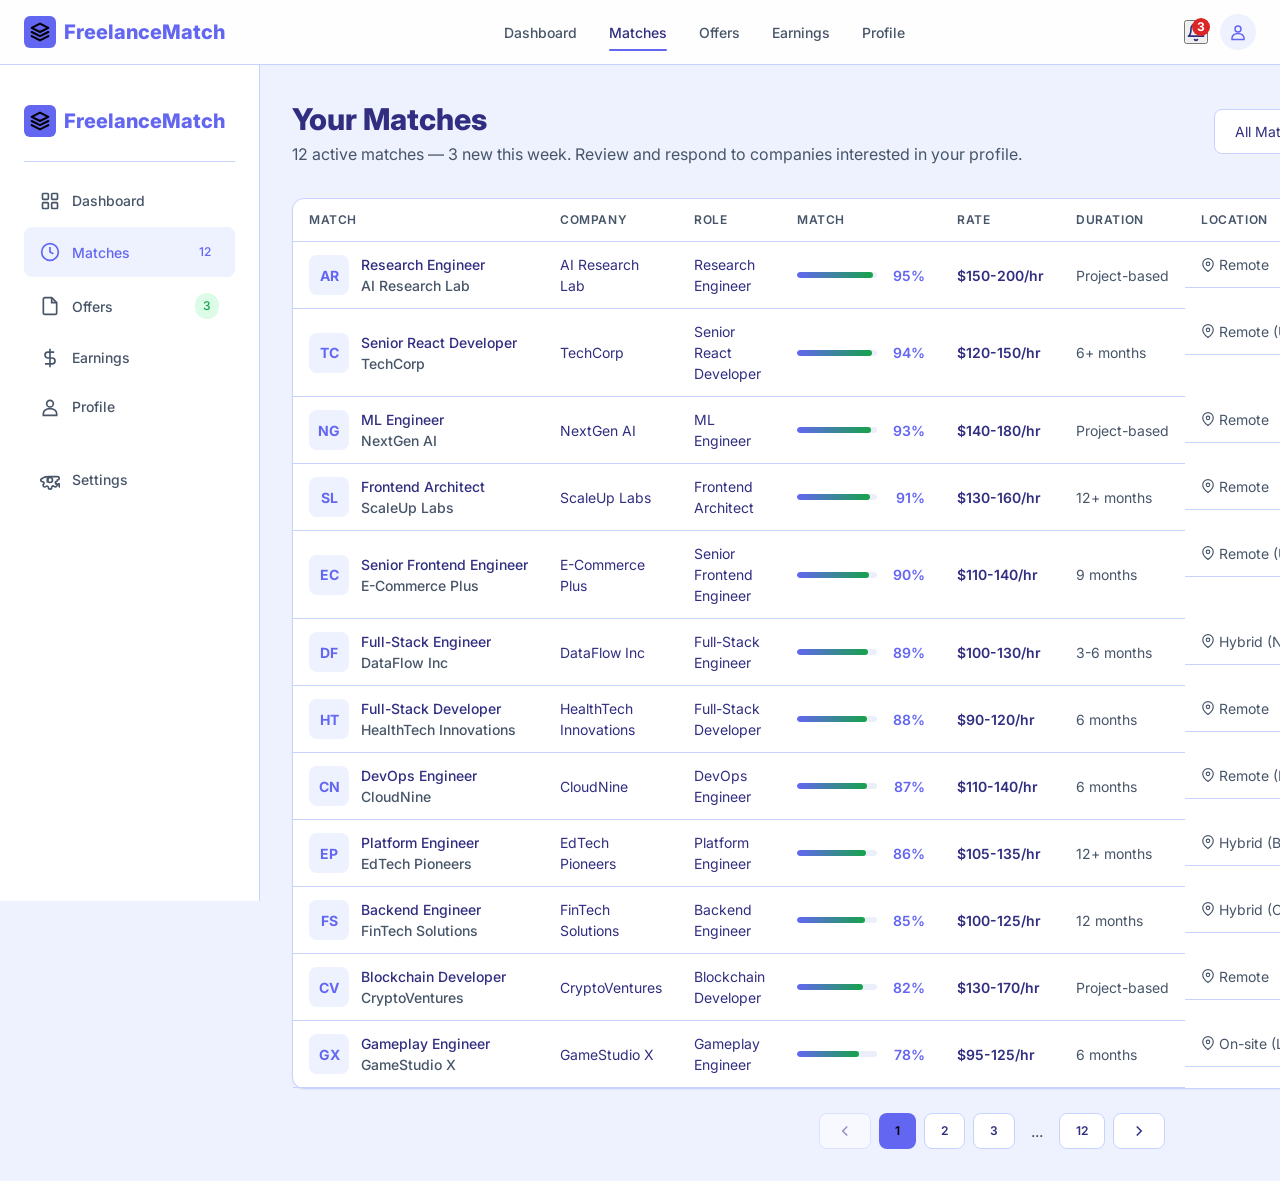
<file: pages/matches.html>
<!DOCTYPE html>
<html lang="en">
<head>
  <meta charset="UTF-8">
  <meta name="viewport" content="width=device-width, initial-scale=1.0">
  <meta name="description" content="FreelanceMatch — Your Job Matches">
  <title>Matches — FreelanceMatch</title>
  <link rel="preconnect" href="https://fonts.googleapis.com">
  <link rel="preconnect" href="https://fonts.gstatic.com" crossorigin>
  <link href="https://fonts.googleapis.com/css2?family=Inter:wght@400;500;600;700;800&display=swap" rel="stylesheet">
  <link rel="stylesheet" href="../css/tokens.css">
  <link rel="stylesheet" href="../css/components.css">
  <link rel="stylesheet" href="../css/dashboard.css">
  <link rel="stylesheet" href="../css/matches.css">
</head>
<body>
  <a href="#main" class="skip-link">Skip to main content</a>

  <header class="header" role="banner">
    <nav class="nav container" aria-label="Main navigation">
      <a href="../index.html" class="nav-brand" aria-label="FreelanceMatch Home">
        <span class="nav-brand-icon" aria-hidden="true">
          <svg width="20" height="20" viewBox="0 0 24 24" fill="none" stroke="currentColor" stroke-width="2.5" stroke-linecap="round" stroke-linejoin="round"><path d="M12 2L2 7l10 5 10-5-10-5z"/><path d="M2 17l10 5 10-5"/><path d="M2 12l10 5 10-5"/></svg>
        </span>
        FreelanceMatch
      </a>

      <div class="nav-links" role="navigation" aria-label="Primary">
        <a href="dashboard.html" class="nav-link">Dashboard</a>
        <a href="matches.html" class="nav-link active">Matches</a>
        <a href="offers.html" class="nav-link">Offers</a>
        <a href="earnings.html" class="nav-link">Earnings</a>
        <a href="profile.html" class="nav-link">Profile</a>
      </div>

      <div class="nav-actions">
        <button class="notification-bell" id="notification-bell" aria-label="Notifications" aria-expanded="false" aria-controls="notification-dropdown">
          <svg width="20" height="20" viewBox="0 0 24 24" fill="none" stroke="currentColor" stroke-width="2" stroke-linecap="round" stroke-linejoin="round"><path d="M18 8A6 6 0 0 0 6 8c0 7-3 9-3 9h18s-3-2-3-9"/><path d="M13.73 21a2 2 0 0 1-3.46 0"/></svg>
          <span class="notification-badge" id="notification-count" aria-hidden="true">3</span>
        </button>
        <div class="notification-dropdown" id="notification-dropdown" role="menu" aria-label="Notifications">
          <div class="notification-header">
            <h3 style="font-size:var(--text-sm);font-weight:var(--font-weight-semibold);">Notifications</h3>
            <button class="btn btn-ghost btn-sm" style="padding:var(--space-1) var(--space-2);">Mark all read</button>
          </div>
          <div class="notification-list" id="notification-list"></div>
        </div>
        <div style="width:36px;height:36px;border-radius:var(--radius-full);background:var(--color-primary-light);display:flex;align-items:center;justify-content:center;color:var(--color-primary);cursor:pointer;" title="John Doe">
          <svg width="18" height="18" viewBox="0 0 24 24" fill="none" stroke="currentColor" stroke-width="2"><circle cx="12" cy="8" r="4"/><path d="M12 14c-5 0-8 3-8 6v2h16v-2c0-3-3-6-8-6z"/></svg>
        </div>
      </div>
    </nav>
  </header>

  <div class="dashboard-layout">
    <aside class="sidebar" id="sidebar" role="navigation" aria-label="Dashboard navigation">
      <div class="sidebar-brand">
        <a href="dashboard.html" class="nav-brand">
          <span class="nav-brand-icon" aria-hidden="true">
            <svg width="20" height="20" viewBox="0 0 24 24" fill="none" stroke="currentColor" stroke-width="2.5" stroke-linecap="round" stroke-linejoin="round"><path d="M12 2L2 7l10 5 10-5-10-5z"/><path d="M2 17l10 5 10-5"/><path d="M2 12l10 5 10-5"/></svg>
          </span>
          <span>FreelanceMatch</span>
        </a>
      </div>
      <nav class="sidebar-nav">
        <a href="dashboard.html" class="sidebar-link"><svg class="sidebar-link-icon" viewBox="0 0 24 24" fill="none" stroke="currentColor" stroke-width="2" aria-hidden="true"><rect x="3" y="3" width="7" height="7" rx="1"/><rect x="14" y="3" width="7" height="7" rx="1"/><rect x="3" y="14" width="7" height="7" rx="1"/><rect x="14" y="14" width="7" height="7" rx="1"/></svg>Dashboard</a>
        <a href="matches.html" class="sidebar-link active"><svg class="sidebar-link-icon" viewBox="0 0 24 24" fill="none" stroke="currentColor" stroke-width="2" aria-hidden="true"><circle cx="12" cy="12" r="10"/><path d="M12 6v6l4 2"/></svg>Matches <span class="badge badge-primary" style="margin-left:auto;">12</span></a>
        <a href="offers.html" class="sidebar-link"><svg class="sidebar-link-icon" viewBox="0 0 24 24" fill="none" stroke="currentColor" stroke-width="2" aria-hidden="true"><path d="M14 2H6a2 2 0 0 0-2 2v16a2 2 0 0 0 2 2h12a2 2 0 0 0 2-2V8z"/><polyline points="14 2 14 8 20 8"/></svg>Offers <span class="badge badge-accent" style="margin-left:auto;">3</span></a>
        <a href="earnings.html" class="sidebar-link"><svg class="sidebar-link-icon" viewBox="0 0 24 24" fill="none" stroke="currentColor" stroke-width="2" aria-hidden="true"><line x1="12" y1="1" x2="12" y2="23"/><path d="M17 5H9.5a3.5 3.5 0 0 0 0 7h5a3.5 3.5 0 0 1 0 7H6"/></svg>Earnings</a>
        <a href="profile.html" class="sidebar-link"><svg class="sidebar-link-icon" viewBox="0 0 24 24" fill="none" stroke="currentColor" stroke-width="2" aria-hidden="true"><circle cx="12" cy="8" r="4"/><path d="M12 14c-5 0-8 3-8 6v2h16v-2c0-3-3-6-8-6z"/></svg>Profile</a>
        <a href="settings.html" class="sidebar-link" style="margin-top:var(--space-6);"><svg class="sidebar-link-icon" viewBox="0 0 24 24" fill="none" stroke="currentColor" stroke-width="2" aria-hidden="true"><circle cx="12" cy="12" r="3"/><path d="M19.4 15a1.65 1.65 0 0 0 .33 1.82l.06.06a2 2 0 0 1 0 2.83 2 2 0 0 1-2.83 0l-.06-.06a1.65 1.65 0 0 0-1.82-.33 1.65 1.65 0 0 0-1 1.51V21a2 2 0 0 1-2 2 2 2 0 0 1-2-2v-.09A1.65 1.65 0 0 0 9 19.4a1.65 1.65 0 0 0-1.82.33l-.06.06a2 2 0 0 1-2.83 0 2 2 0 0 1 0-2.83l.06-.06a1.65 1.65 0 0 0 .33-1.82 1.65 1.65 0 0 0-1.51-1H3a2 2 0 0 1-2-2 2 2 0 0 1 2-2h.09A1.65 1.65 0 0 1 4.6 9a1.65 1.65 0 0 1 1.82-.33l.06-.06a2 2 0 0 1 2.83 0 2 2 0 0 1 0 2.83l-.06.06a1.65 1.65 0 0 1-.33 1.82V9a1.65 1.65 0 0 1 1.51-1H21a2 2 0 0 1 2 2 2 2 0 0 1-2 2h-.09a1.65 1.65 0 0 1-1.82 1.82l-.06.06a2 2 0 0 0 0 2.83 2 2 0 0 0 2.83 0l.06-.06a1.65 1.65 0 0 1 1.82.33H21a2 2 0 0 1 2 2v.09a1.65 1.65 0 0 1-.33 1.82"/></svg>Settings</a>
      </nav>
    </aside>

    <div class="modal-backdrop" id="sidebar-backdrop" aria-hidden="true"></div>

    <main id="main" class="main-content" role="main">
      <div class="page-header">
        <div>
          <h1 class="page-title">Your Matches</h1>
          <p class="page-subtitle">12 active matches — 3 new this week. Review and respond to companies interested in your profile.</p>
        </div>
        <div style="display:flex;gap:var(--space-3);align-items:center;">
          <select id="filter-status" class="input" style="width:auto;min-width:160px;">
            <option value="all">All Matches</option>
            <option value="new">New</option>
            <option value="interested">Interested</option>
            <option value="reviewed">Reviewed</option>
            <option value="passed">Passed</option>
          </select>
          <select id="filter-sort" class="input" style="width:auto;min-width:160px;">
            <option value="match">Sort by Match %</option>
            <option value="date">Sort by Date</option>
            <option value="rate">Sort by Rate</option>
          </select>
          <button class="btn btn-primary" id="refresh-matches">
            <svg width="18" height="18" viewBox="0 0 24 24" fill="none" stroke="currentColor" stroke-width="2" aria-hidden="true"><path d="M23 4v6h-6"/><path d="M1 20v-6h6"/><path d="M3.51 9a9 9 0 0 1 14.85-3.36L23 10M1 14l4.64 4.36A9 9 0 0 0 20.49 15"/></svg>
            Refresh
          </button>
        </div>
      </div>

      <!-- Matches List -->
      <section class="card" aria-labelledby="matches-list-title">
        <div class="table-wrapper">
          <table class="table" role="table">
            <thead>
              <tr>
                <th scope="col">Match</th>
                <th scope="col">Company</th>
                <th scope="col">Role</th>
                <th scope="col">Match</th>
                <th scope="col">Rate</th>
                <th scope="col">Duration</th>
                <th scope="col">Location</th>
                <th scope="col">Status</th>
                <th scope="col">Posted</th>
                <th scope="col"><span class="sr-only">Actions</span></th>
              </tr>
            </thead>
            <tbody id="matches-table-body">
              <!-- Populated by JS -->
            </tbody>
          </table>
        </div>

        <!-- Mobile Card View -->
        <div id="matches-cards" class="p-4" style="display:none;">
          <!-- Populated by JS for mobile -->
        </div>
      </section>

      <!-- Pagination -->
      <nav class="flex justify-center gap-2 mt-6" aria-label="Pagination">
        <button class="btn btn-secondary btn-sm" aria-label="Previous page" disabled><svg width="18" height="18" viewBox="0 0 24 24" fill="none" stroke="currentColor" stroke-width="2"><polyline points="15 18 9 12 15 6"/></svg></button>
        <button class="btn btn-primary btn-sm" aria-label="Page 1" aria-current="page">1</button>
        <button class="btn btn-secondary btn-sm" aria-label="Page 2">2</button>
        <button class="btn btn-secondary btn-sm" aria-label="Page 3">3</button>
        <span style="display:flex;align-items:center;padding:0 var(--space-2);color:var(--color-muted-foreground);">...</span>
        <button class="btn btn-secondary btn-sm" aria-label="Page 12">12</button>
        <button class="btn btn-secondary btn-sm" aria-label="Next page"><svg width="18" height="18" viewBox="0 0 24 24" fill="none" stroke="currentColor" stroke-width="2"><polyline points="9 18 15 12 9 6"/></svg></button>
      </nav>
    </main>
  </div>

  <script src="../js/main.js"></script>
  <script src="../js/matches.js"></script>
</body>
</html>
</file>
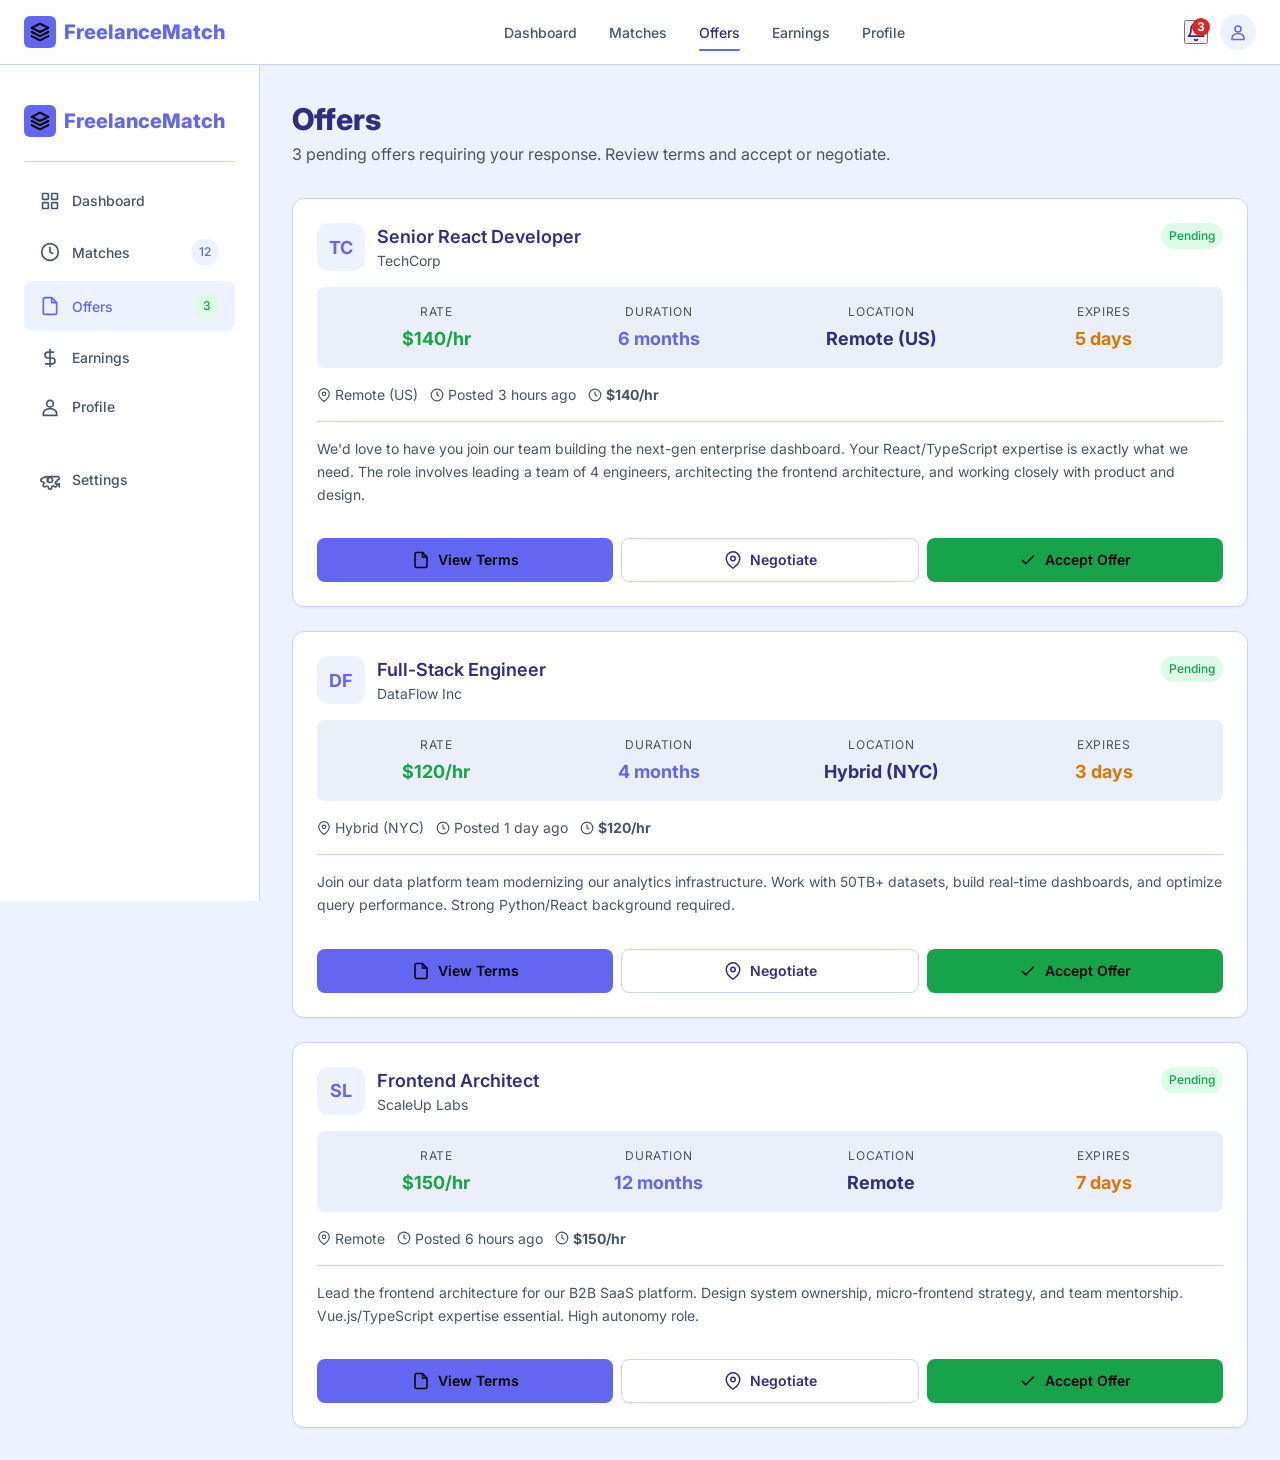
<file: pages/offers.html>
<!DOCTYPE html>
<html lang="en">
<head>
  <meta charset="UTF-8">
  <meta name="viewport" content="width=device-width, initial-scale=1.0">
  <meta name="description" content="FreelanceMatch — Your Job Offers">
  <title>Offers — FreelanceMatch</title>
  <link rel="preconnect" href="https://fonts.googleapis.com">
  <link rel="preconnect" href="https://fonts.gstatic.com" crossorigin>
  <link href="https://fonts.googleapis.com/css2?family=Inter:wght@400;500;600;700;800&display=swap" rel="stylesheet">
  <link rel="stylesheet" href="../css/tokens.css">
  <link rel="stylesheet" href="../css/components.css">
  <link rel="stylesheet" href="../css/dashboard.css">
  <link rel="stylesheet" href="../css/offers.css">
</head>
<body>
  <a href="#main" class="skip-link">Skip to main content</a>

  <header class="header" role="banner">
    <nav class="nav container" aria-label="Main navigation">
      <a href="../index.html" class="nav-brand" aria-label="FreelanceMatch Home">
        <span class="nav-brand-icon" aria-hidden="true">
          <svg width="20" height="20" viewBox="0 0 24 24" fill="none" stroke="currentColor" stroke-width="2.5" stroke-linecap="round" stroke-linejoin="round"><path d="M12 2L2 7l10 5 10-5-10-5z"/><path d="M2 17l10 5 10-5"/><path d="M2 12l10 5 10-5"/></svg>
        </span>
        FreelanceMatch
      </a>

      <div class="nav-links" role="navigation" aria-label="Primary">
        <a href="dashboard.html" class="nav-link">Dashboard</a>
        <a href="matches.html" class="nav-link">Matches</a>
        <a href="offers.html" class="nav-link active">Offers</a>
        <a href="earnings.html" class="nav-link">Earnings</a>
        <a href="profile.html" class="nav-link">Profile</a>
      </div>

      <div class="nav-actions">
        <button class="notification-bell" id="notification-bell" aria-label="Notifications" aria-expanded="false" aria-controls="notification-dropdown">
          <svg width="20" height="20" viewBox="0 0 24 24" fill="none" stroke="currentColor" stroke-width="2" stroke-linecap="round" stroke-linejoin="round"><path d="M18 8A6 6 0 0 0 6 8c0 7-3 9-3 9h18s-3-2-3-9"/><path d="M13.73 21a2 2 0 0 1-3.46 0"/></svg>
          <span class="notification-badge" id="notification-count" aria-hidden="true">3</span>
        </button>
        <div class="notification-dropdown" id="notification-dropdown" role="menu" aria-label="Notifications">
          <div class="notification-header">
            <h3 style="font-size:var(--text-sm);font-weight:var(--font-weight-semibold);">Notifications</h3>
            <button class="btn btn-ghost btn-sm" style="padding:var(--space-1) var(--space-2);">Mark all read</button>
          </div>
          <div class="notification-list" id="notification-list"></div>
        </div>
        <div style="width:36px;height:36px;border-radius:var(--radius-full);background:var(--color-primary-light);display:flex;align-items:center;justify-content:center;color:var(--color-primary);cursor:pointer;" title="John Doe">
          <svg width="18" height="18" viewBox="0 0 24 24" fill="none" stroke="currentColor" stroke-width="2"><circle cx="12" cy="8" r="4"/><path d="M12 14c-5 0-8 3-8 6v2h16v-2c0-3-3-6-8-6z"/></svg>
        </div>
      </div>
    </nav>
  </header>

  <div class="dashboard-layout">
    <aside class="sidebar" id="sidebar" role="navigation" aria-label="Dashboard navigation">
      <div class="sidebar-brand">
        <a href="dashboard.html" class="nav-brand">
          <span class="nav-brand-icon" aria-hidden="true">
            <svg width="20" height="20" viewBox="0 0 24 24" fill="none" stroke="currentColor" stroke-width="2.5" stroke-linecap="round" stroke-linejoin="round"><path d="M12 2L2 7l10 5 10-5-10-5z"/><path d="M2 17l10 5 10-5"/><path d="M2 12l10 5 10-5"/></svg>
          </span>
          <span>FreelanceMatch</span>
        </a>
      </div>
      <nav class="sidebar-nav">
        <a href="dashboard.html" class="sidebar-link"><svg class="sidebar-link-icon" viewBox="0 0 24 24" fill="none" stroke="currentColor" stroke-width="2" aria-hidden="true"><rect x="3" y="3" width="7" height="7" rx="1"/><rect x="14" y="3" width="7" height="7" rx="1"/><rect x="3" y="14" width="7" height="7" rx="1"/><rect x="14" y="14" width="7" height="7" rx="1"/></svg>Dashboard</a>
        <a href="matches.html" class="sidebar-link"><svg class="sidebar-link-icon" viewBox="0 0 24 24" fill="none" stroke="currentColor" stroke-width="2" aria-hidden="true"><circle cx="12" cy="12" r="10"/><path d="M12 6v6l4 2"/></svg>Matches <span class="badge badge-primary" style="margin-left:auto;">12</span></a>
        <a href="offers.html" class="sidebar-link active"><svg class="sidebar-link-icon" viewBox="0 0 24 24" fill="none" stroke="currentColor" stroke-width="2" aria-hidden="true"><path d="M14 2H6a2 2 0 0 0-2 2v16a2 2 0 0 0 2 2h12a2 2 0 0 0 2-2V8z"/><polyline points="14 2 14 8 20 8"/></svg>Offers <span class="badge badge-accent" style="margin-left:auto;">3</span></a>
        <a href="earnings.html" class="sidebar-link"><svg class="sidebar-link-icon" viewBox="0 0 24 24" fill="none" stroke="currentColor" stroke-width="2" aria-hidden="true"><line x1="12" y1="1" x2="12" y2="23"/><path d="M17 5H9.5a3.5 3.5 0 0 0 0 7h5a3.5 3.5 0 0 1 0 7H6"/></svg>Earnings</a>
        <a href="profile.html" class="sidebar-link"><svg class="sidebar-link-icon" viewBox="0 0 24 24" fill="none" stroke="currentColor" stroke-width="2" aria-hidden="true"><circle cx="12" cy="8" r="4"/><path d="M12 14c-5 0-8 3-8 6v2h16v-2c0-3-3-6-8-6z"/></svg>Profile</a>
        <a href="settings.html" class="sidebar-link" style="margin-top:var(--space-6);"><svg class="sidebar-link-icon" viewBox="0 0 24 24" fill="none" stroke="currentColor" stroke-width="2" aria-hidden="true"><circle cx="12" cy="12" r="3"/><path d="M19.4 15a1.65 1.65 0 0 0 .33 1.82l.06.06a2 2 0 0 1 0 2.83 2 2 0 0 1-2.83 0l-.06-.06a1.65 1.65 0 0 0-1.82-.33 1.65 1.65 0 0 0-1 1.51V21a2 2 0 0 1-2 2 2 2 0 0 1-2-2v-.09A1.65 1.65 0 0 0 9 19.4a1.65 1.65 0 0 0-1.82.33l-.06.06a2 2 0 0 1-2.83 0 2 2 0 0 1 0-2.83l.06-.06a1.65 1.65 0 0 0 .33-1.82 1.65 1.65 0 0 0-1.51-1H3a2 2 0 0 1-2-2 2 2 0 0 1 2-2h.09A1.65 1.65 0 0 1 4.6 9a1.65 1.65 0 0 1 1.82-.33l.06-.06a2 2 0 0 1 2.83 0 2 2 0 0 1 0 2.83l-.06-.06a1.65 1.65 0 0 1-.33 1.82V9a1.65 1.65 0 0 1 1.51-1H21a2 2 0 0 1 2 2 2 2 0 0 1-2 2h-.09a1.65 1.65 0 0 1-1.82 1.82l-.06.06a2 2 0 0 0 0 2.83 2 2 0 0 0 2.83 0l.06-.06a1.65 1.65 0 0 1 1.82.33H21a2 2 0 0 1 2 2v.09a1.65 1.65 0 0 1-.33 1.82"/></svg>Settings</a>
      </nav>
    </aside>

    <div class="modal-backdrop" id="sidebar-backdrop" aria-hidden="true"></div>

    <main id="main" class="main-content" role="main">
      <div class="page-header">
        <div>
          <h1 class="page-title">Offers</h1>
          <p class="page-subtitle">3 pending offers requiring your response. Review terms and accept or negotiate.</p>
        </div>
      </div>

      <!-- Offers Grid -->
      <div class="grid grid-cols-1" id="offers-grid" role="list" aria-label="Job offers">
        <!-- Populated by JS -->
      </div>

      <!-- Empty State -->
      <div id="offers-empty" class="empty-state" style="display:none;">
        <svg class="empty-icon" viewBox="0 0 24 24" fill="none" stroke="currentColor" stroke-width="1.5"><path d="M14 2H6a2 2 0 0 0-2 2v16a2 2 0 0 0 2 2h12a2 2 0 0 0 2-2V8z"/><polyline points="14 2 14 8 20 8"/></svg>
        <h3 class="empty-title">No Offers Yet</h3>
        <p class="empty-desc">When companies send you offers, they'll appear here. Keep your profile updated to attract more opportunities.</p>
        <a href="matches.html" class="btn btn-primary mt-4">Browse Matches</a>
      </div>
    </main>
  </div>

  <script src="../js/main.js"></script>
  <script src="../js/offers.js"></script>
</body>
</html>
</file>
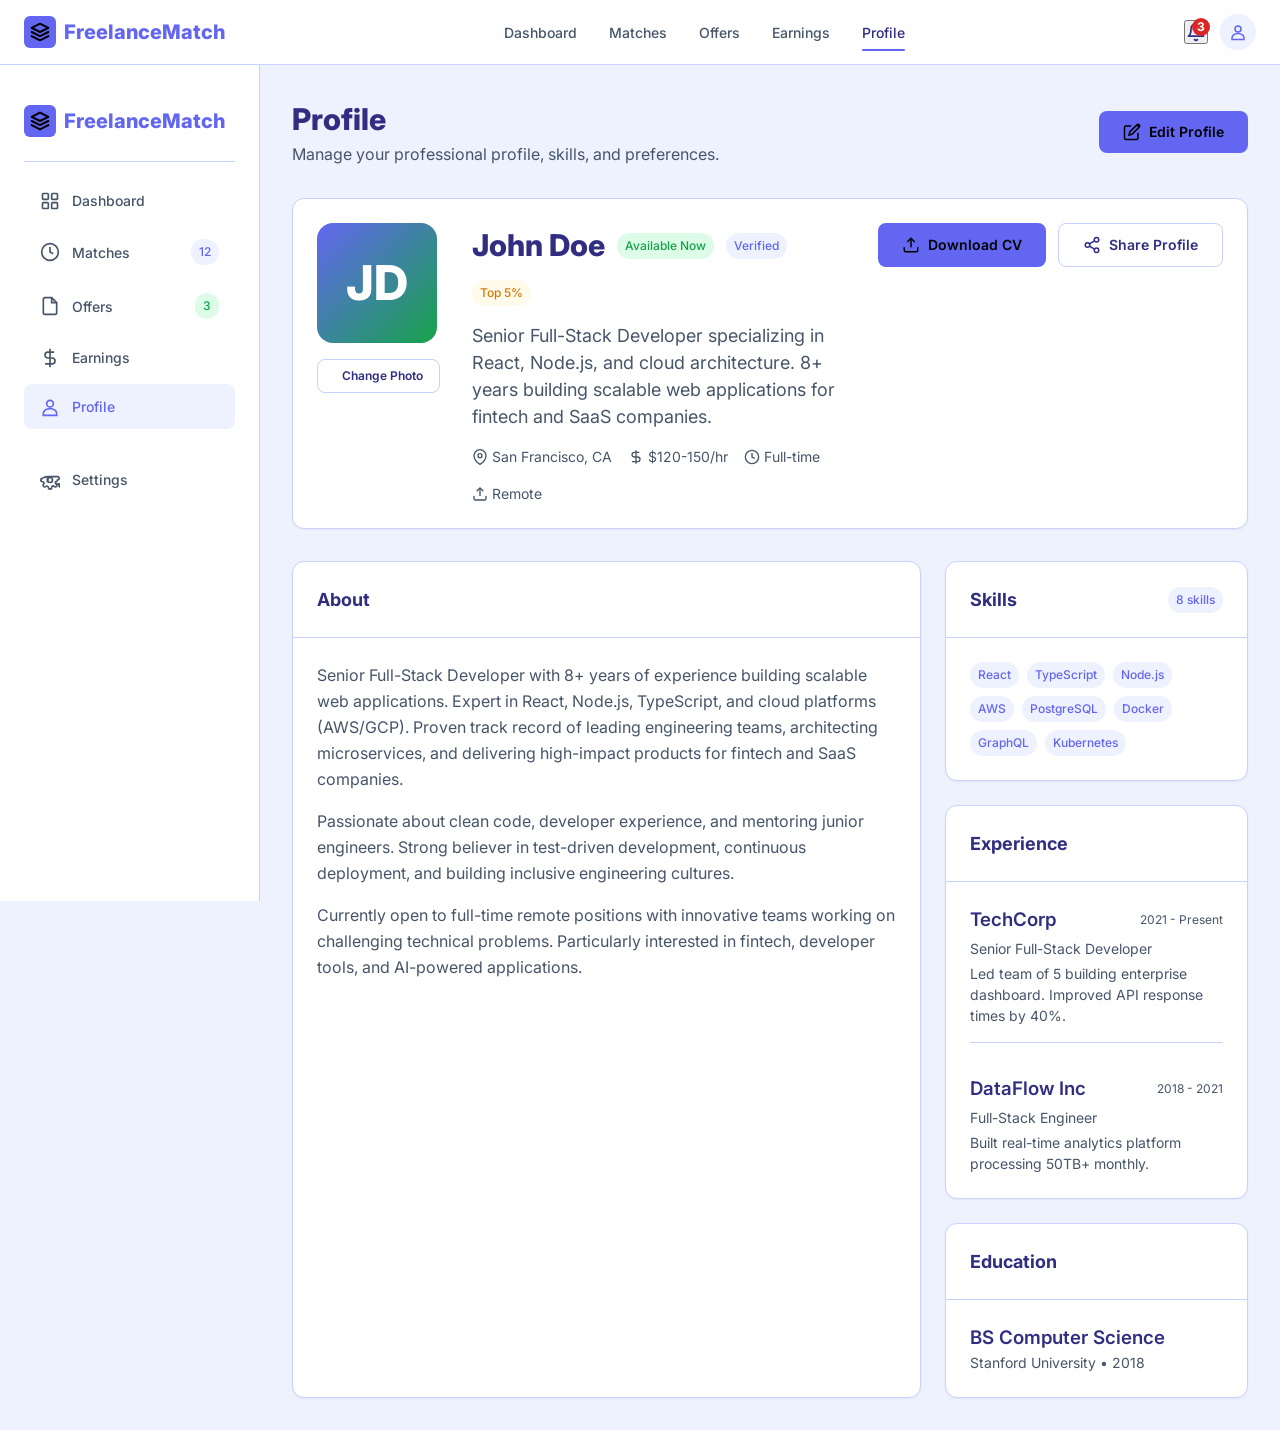
<file: pages/profile.html>
<!DOCTYPE html>
<html lang="en">
<head>
  <meta charset="UTF-8">
  <meta name="viewport" content="width=device-width, initial-scale=1.0">
  <meta name="description" content="FreelanceMatch — Your Profile">
  <title>Profile — FreelanceMatch</title>
  <link rel="preconnect" href="https://fonts.googleapis.com">
  <link rel="preconnect" href="https://fonts.gstatic.com" crossorigin>
  <link href="https://fonts.googleapis.com/css2?family=Inter:wght@400;500;600;700;800&display=swap" rel="stylesheet">
  <link rel="stylesheet" href="../css/tokens.css">
  <link rel="stylesheet" href="../css/components.css">
  <link rel="stylesheet" href="../css/dashboard.css">
  <link rel="stylesheet" href="../css/profile.css">
</head>
<body>
  <a href="#main" class="skip-link">Skip to main content</a>

  <header class="header" role="banner">
    <nav class="nav container" aria-label="Main navigation">
      <a href="../index.html" class="nav-brand" aria-label="FreelanceMatch Home">
        <span class="nav-brand-icon" aria-hidden="true">
          <svg width="20" height="20" viewBox="0 0 24 24" fill="none" stroke="currentColor" stroke-width="2.5" stroke-linecap="round" stroke-linejoin="round"><path d="M12 2L2 7l10 5 10-5-10-5z"/><path d="M2 17l10 5 10-5"/><path d="M2 12l10 5 10-5"/></svg>
        </span>
        FreelanceMatch
      </a>

      <div class="nav-links" role="navigation" aria-label="Primary">
        <a href="dashboard.html" class="nav-link">Dashboard</a>
        <a href="matches.html" class="nav-link">Matches</a>
        <a href="offers.html" class="nav-link">Offers</a>
        <a href="earnings.html" class="nav-link">Earnings</a>
        <a href="profile.html" class="nav-link active">Profile</a>
      </div>

      <div class="nav-actions">
        <button class="notification-bell" id="notification-bell" aria-label="Notifications" aria-expanded="false" aria-controls="notification-dropdown">
          <svg width="20" height="20" viewBox="0 0 24 24" fill="none" stroke="currentColor" stroke-width="2" stroke-linecap="round" stroke-linejoin="round"><path d="M18 8A6 6 0 0 0 6 8c0 7-3 9-3 9h18s-3-2-3-9"/><path d="M13.73 21a2 2 0 0 1-3.46 0"/></svg>
          <span class="notification-badge" id="notification-count" aria-hidden="true">3</span>
        </button>
        <div class="notification-dropdown" id="notification-dropdown" role="menu" aria-label="Notifications">
          <div class="notification-header">
            <h3 style="font-size:var(--text-sm);font-weight:var(--font-weight-semibold);">Notifications</h3>
            <button class="btn btn-ghost btn-sm" style="padding:var(--space-1) var(--space-2);">Mark all read</button>
          </div>
          <div class="notification-list" id="notification-list"></div>
        </div>
        <div style="width:36px;height:36px;border-radius:var(--radius-full);background:var(--color-primary-light);display:flex;align-items:center;justify-content:center;color:var(--color-primary);cursor:pointer;" title="John Doe">
          <svg width="18" height="18" viewBox="0 0 24 24" fill="none" stroke="currentColor" stroke-width="2"><circle cx="12" cy="8" r="4"/><path d="M12 14c-5 0-8 3-8 6v2h16v-2c0-3-3-6-8-6z"/></svg>
        </div>
      </div>
    </nav>
  </header>

  <div class="dashboard-layout">
    <aside class="sidebar" id="sidebar" role="navigation" aria-label="Dashboard navigation">
      <div class="sidebar-brand">
        <a href="dashboard.html" class="nav-brand">
          <span class="nav-brand-icon" aria-hidden="true">
            <svg width="20" height="20" viewBox="0 0 24 24" fill="none" stroke="currentColor" stroke-width="2.5" stroke-linecap="round" stroke-linejoin="round"><path d="M12 2L2 7l10 5 10-5-10-5z"/><path d="M2 17l10 5 10-5"/><path d="M2 12l10 5 10-5"/></svg>
          </span>
          <span>FreelanceMatch</span>
        </a>
      </div>
      <nav class="sidebar-nav">
        <a href="dashboard.html" class="sidebar-link"><svg class="sidebar-link-icon" viewBox="0 0 24 24" fill="none" stroke="currentColor" stroke-width="2" aria-hidden="true"><rect x="3" y="3" width="7" height="7" rx="1"/><rect x="14" y="3" width="7" height="7" rx="1"/><rect x="3" y="14" width="7" height="7" rx="1"/><rect x="14" y="14" width="7" height="7" rx="1"/></svg>Dashboard</a>
        <a href="matches.html" class="sidebar-link"><svg class="sidebar-link-icon" viewBox="0 0 24 24" fill="none" stroke="currentColor" stroke-width="2" aria-hidden="true"><circle cx="12" cy="12" r="10"/><path d="M12 6v6l4 2"/></svg>Matches <span class="badge badge-primary" style="margin-left:auto;">12</span></a>
        <a href="offers.html" class="sidebar-link"><svg class="sidebar-link-icon" viewBox="0 0 24 24" fill="none" stroke="currentColor" stroke-width="2" aria-hidden="true"><path d="M14 2H6a2 2 0 0 0-2 2v16a2 2 0 0 0 2 2h12a2 2 0 0 0 2-2V8z"/><polyline points="14 2 14 8 20 8"/></svg>Offers <span class="badge badge-accent" style="margin-left:auto;">3</span></a>
        <a href="earnings.html" class="sidebar-link"><svg class="sidebar-link-icon" viewBox="0 0 24 24" fill="none" stroke="currentColor" stroke-width="2" aria-hidden="true"><line x1="12" y1="1" x2="12" y2="23"/><path d="M17 5H9.5a3.5 3.5 0 0 0 0 7h5a3.5 3.5 0 0 1 0 7H6"/></svg>Earnings</a>
        <a href="profile.html" class="sidebar-link active"><svg class="sidebar-link-icon" viewBox="0 0 24 24" fill="none" stroke="currentColor" stroke-width="2" aria-hidden="true"><circle cx="12" cy="8" r="4"/><path d="M12 14c-5 0-8 3-8 6v2h16v-2c0-3-3-6-8-6z"/></svg>Profile</a>
        <a href="settings.html" class="sidebar-link" style="margin-top:var(--space-6);"><svg class="sidebar-link-icon" viewBox="0 0 24 24" fill="none" stroke="currentColor" stroke-width="2" aria-hidden="true"><circle cx="12" cy="12" r="3"/><path d="M19.4 15a1.65 1.65 0 0 0 .33 1.82l.06.06a2 2 0 0 1 0 2.83 2 2 0 0 1-2.83 0l-.06-.06a1.65 1.65 0 0 0-1.82-.33 1.65 1.65 0 0 0-1 1.51V21a2 2 0 0 1-2 2 2 2 0 0 1-2-2v-.09A1.65 1.65 0 0 0 9 19.4a1.65 1.65 0 0 0-1.82.33l-.06.06a2 2 0 0 1-2.83 0 2 2 0 0 1 0-2.83l.06-.06a1.65 1.65 0 0 0 .33-1.82 1.65 1.65 0 0 0-1.51-1H3a2 2 0 0 1-2-2 2 2 0 0 1 2-2h.09A1.65 1.65 0 0 1 4.6 9a1.65 1.65 0 0 1 1.82-.33l.06-.06a2 2 0 0 1 2.83 0 2 2 0 0 1 0 2.83l-.06-.06a1.65 1.65 0 0 1-.33 1.82V9a1.65 1.65 0 0 1 1.51-1H21a2 2 0 0 1 2 2 2 2 0 0 1-2 2h-.09a1.65 1.65 0 0 1-1.82 1.82l-.06.06a2 2 0 0 0 0 2.83 2 2 0 0 0 2.83 0l.06-.06a1.65 1.65 0 0 1 1.82.33H21a2 2 0 0 1 2 2v.09a1.65 1.65 0 0 1-.33 1.82"/></svg>Settings</a>
      </nav>
    </aside>

    <div class="modal-backdrop" id="sidebar-backdrop" aria-hidden="true"></div>

    <main id="main" class="main-content" role="main">
      <div class="page-header">
        <div>
          <h1 class="page-title">Profile</h1>
          <p class="page-subtitle">Manage your professional profile, skills, and preferences.</p>
        </div>
        <button class="btn btn-primary" id="edit-profile-btn">
          <svg width="18" height="18" viewBox="0 0 24 24" fill="none" stroke="currentColor" stroke-width="2" aria-hidden="true"><path d="M11 4H4a2 2 0 0 0-2 2v14a2 2 0 0 0 2 2h14a2 2 0 0 0 2-2v-7"/><path d="M18.5 2.5a2.121 2.121 0 0 1 3 3L12 15l-4 1 1-4 9.5-9.5a2.121 2.121 0 0 1 3 3z"/></svg>
          Edit Profile
        </button>
      </div>

      <!-- Profile Header Card -->
      <section class="card card-padded mb-8" aria-labelledby="profile-header-title">
        <div style="display:flex;flex-wrap:wrap;gap:var(--space-8);align-items:flex-start;">
          <div style="flex:0 0 120px;">
            <div id="profile-avatar" class="profile-avatar" style="width:120px;height:120px;border-radius:var(--radius-2xl);background:linear-gradient(135deg,var(--color-primary),var(--color-accent));display:flex;align-items:center;justify-content:center;color:white;font-size:var(--text-5xl);font-weight:var(--font-weight-extrabold);margin-bottom:var(--space-4);overflow:hidden;">JD</div>
            <button class="btn btn-secondary btn-sm" style="width:100%;" id="change-avatar-btn">
              <svg width="16" height="16" viewBox="0 0 24 24" fill="none" stroke="currentColor" stroke-width="2" aria-hidden="true"><path d="M23 19a2 2 0 0 1-2 2H3a2 2 0 0 1-2-2V8a2 2 0 0 1 2-2h4l2-3h6l2 3h4a2 2 0 0 1 2 2z"/><circle cx="12" cy="12" r="4"/></svg>
              Change Photo
            </button>
          </div>
          <div style="flex:1;min-width:280px;">
            <div style="display:flex;flex-wrap:wrap;align-items:center;gap:var(--space-3);margin-bottom:var(--space-4);">
              <h2 id="profile-header-title" style="font-size:var(--text-3xl);font-weight:var(--font-weight-extrabold);">John Doe</h2>
              <span class="badge badge-accent">Available Now</span>
              <span class="badge badge-primary">Verified</span>
              <span class="badge badge-warning" style="background:var(--color-warning-light);color:var(--color-warning);">Top 5%</span>
            </div>
            <p style="font-size:var(--text-lg);color:var(--color-muted-foreground);margin-bottom:var(--space-4);max-width:60ch;">Senior Full-Stack Developer specializing in React, Node.js, and cloud architecture. 8+ years building scalable web applications for fintech and SaaS companies.</p>
            <div style="display:flex;flex-wrap:wrap;gap:var(--space-4);font-size:var(--text-sm);color:var(--color-muted-foreground);">
              <span style="display:flex;align-items:center;gap:var(--space-1);"><svg width="16" height="16" viewBox="0 0 24 24" fill="none" stroke="currentColor" stroke-width="2" aria-hidden="true"><path d="M21 10c0 7-9 13-9 13s-9-6-9-13a9 9 0 0 1 18 0z"/><circle cx="12" cy="10" r="3"/></svg>San Francisco, CA</span>
              <span style="display:flex;align-items:center;gap:var(--space-1);"><svg width="16" height="16" viewBox="0 0 24 24" fill="none" stroke="currentColor" stroke-width="2" aria-hidden="true"><path d="M12 2v20M17 5H9.5a3.5 3.5 0 0 0 0 7h5a3.5 3.5 0 0 1 0 7H6"/></svg>$120-150/hr</span>
              <span style="display:flex;align-items:center;gap:var(--space-1);"><svg width="16" height="16" viewBox="0 0 24 24" fill="none" stroke="currentColor" stroke-width="2" aria-hidden="true"><circle cx="12" cy="12" r="10"/><polyline points="12 6 12 12 16 14"/></svg>Full-time</span>
              <span style="display:flex;align-items:center;gap:var(--space-1);"><svg width="16" height="16" viewBox="0 0 24 24" fill="none" stroke="currentColor" stroke-width="2" aria-hidden="true"><path d="M21 15v4a2 2 0 0 1-2 2H5a2 2 0 0 1-2-2v-4"/><polyline points="17 8 12 3 7 8"/><line x1="12" y1="3" x2="12" y2="15"/></svg>Remote</span>
            </div>
          </div>
          <div style="display:flex;gap:var(--space-3);flex-wrap:wrap;">
            <button class="btn btn-primary" id="download-cv-btn">
              <svg width="18" height="18" viewBox="0 0 24 24" fill="none" stroke="currentColor" stroke-width="2" aria-hidden="true"><path d="M21 15v4a2 2 0 0 1-2 2H5a2 2 0 0 1-2-2v-4"/><polyline points="17 8 12 3 7 8"/><line x1="12" y1="3" x2="12" y2="15"/></svg>
              Download CV
            </button>
            <button class="btn btn-secondary" id="share-profile-btn">
              <svg width="18" height="18" viewBox="0 0 24 24" fill="none" stroke="currentColor" stroke-width="2" aria-hidden="true"><circle cx="18" cy="5" r="3"/><circle cx="6" cy="12" r="3"/><circle cx="18" cy="19" r="3"/><line x1="8.59" y1="13.51" x2="15.42" y2="17.49"/><line x1="15.41" y1="6.51" x2="8.59" y2="10.49"/></svg>
              Share Profile
            </button>
          </div>
        </div>
      </section>

      <!-- Profile Sections -->
      <div class="grid grid-cols-3 gap-6">
        <!-- Main Profile Info -->
        <section class="card" style="grid-column: span 2;" aria-labelledby="about-title">
          <header style="padding:var(--space-6);border-bottom:1px solid var(--color-border);">
            <h2 id="about-title" style="font-size:var(--text-lg);font-weight:var(--font-weight-bold);">About</h2>
          </header>
          <div class="p-6">
            <p style="color:var(--color-muted-foreground);line-height:var(--line-height-relaxed);margin-bottom:var(--space-4);">Senior Full-Stack Developer with 8+ years of experience building scalable web applications. Expert in React, Node.js, TypeScript, and cloud platforms (AWS/GCP). Proven track record of leading engineering teams, architecting microservices, and delivering high-impact products for fintech and SaaS companies.</p>
            <p style="color:var(--color-muted-foreground);line-height:var(--line-height-relaxed);margin-bottom:var(--space-4);">Passionate about clean code, developer experience, and mentoring junior engineers. Strong believer in test-driven development, continuous deployment, and building inclusive engineering cultures.</p>
            <p style="color:var(--color-muted-foreground);line-height:var(--line-height-relaxed);">Currently open to full-time remote positions with innovative teams working on challenging technical problems. Particularly interested in fintech, developer tools, and AI-powered applications.</p>
          </div>
        </section>

        <!-- Skills & Experience Sidebar -->
        <aside style="display:flex;flex-direction:column;gap:var(--space-6);">
          <section class="card" aria-labelledby="skills-title">
            <header style="padding:var(--space-6);border-bottom:1px solid var(--color-border);display:flex;align-items:center;justify-content:space-between;">
              <h2 id="skills-title" style="font-size:var(--text-lg);font-weight:var(--font-weight-bold);">Skills</h2>
              <span class="badge badge-primary">8 skills</span>
            </header>
            <div class="p-4" style="padding:var(--space-6);">
              <div style="display:flex;flex-wrap:wrap;gap:var(--space-2);">
                <span class="badge badge-primary">React</span>
                <span class="badge badge-primary">TypeScript</span>
                <span class="badge badge-primary">Node.js</span>
                <span class="badge badge-primary">AWS</span>
                <span class="badge badge-primary">PostgreSQL</span>
                <span class="badge badge-primary">Docker</span>
                <span class="badge badge-primary">GraphQL</span>
                <span class="badge badge-primary">Kubernetes</span>
              </div>
            </div>
          </section>

          <section class="card" aria-labelledby="experience-title">
            <header style="padding:var(--space-6);border-bottom:1px solid var(--color-border);">
              <h2 id="experience-title" style="font-size:var(--text-lg);font-weight:var(--font-weight-bold);">Experience</h2>
            </header>
            <div class="p-4" style="padding:var(--space-6);">
              <div style="display:flex;flex-direction:column;gap:var(--space-4);">
                <div style="padding-bottom:var(--space-4);border-bottom:1px solid var(--color-border);">
                  <div style="display:flex;align-items:center;justify-content:space-between;margin-bottom:var(--space-1);">
                    <h3 style="font-weight:var(--font-weight-semibold);">TechCorp</h3>
                    <span style="font-size:var(--text-xs);color:var(--color-muted-foreground);">2021 - Present</span>
                  </div>
                  <p style="font-size:var(--text-sm);color:var(--color-muted-foreground);margin-bottom:var(--space-1);">Senior Full-Stack Developer</p>
                  <p style="font-size:var(--text-sm);color:var(--color-muted-foreground);">Led team of 5 building enterprise dashboard. Improved API response times by 40%.</p>
                </div>
                <div style="padding-top:var(--space-4);">
                  <div style="display:flex;align-items:center;justify-content:space-between;margin-bottom:var(--space-1);">
                    <h3 style="font-weight:var(--font-weight-semibold);">DataFlow Inc</h3>
                    <span style="font-size:var(--text-xs);color:var(--color-muted-foreground);">2018 - 2021</span>
                  </div>
                  <p style="font-size:var(--text-sm);color:var(--color-muted-foreground);margin-bottom:var(--space-1);">Full-Stack Engineer</p>
                  <p style="font-size:var(--text-sm);color:var(--color-muted-foreground);">Built real-time analytics platform processing 50TB+ monthly.</p>
                </div>
              </div>
            </div>
          </section>

          <section class="card" aria-labelledby="education-title">
            <header style="padding:var(--space-6);border-bottom:1px solid var(--color-border);">
              <h2 id="education-title" style="font-size:var(--text-lg);font-weight:var(--font-weight-bold);">Education</h2>
            </header>
            <div class="p-4" style="padding:var(--space-6);">
              <div>
                <h3 style="font-weight:var(--font-weight-semibold);">BS Computer Science</h3>
                <p style="font-size:var(--text-sm);color:var(--color-muted-foreground);">Stanford University • 2018</p>
              </div>
            </div>
          </section>
        </aside>
      </div>
    </main>
  </div>

  <script src="../js/main.js"></script>
  <script src="../js/profile.js"></script>
</body>
</html>
</file>
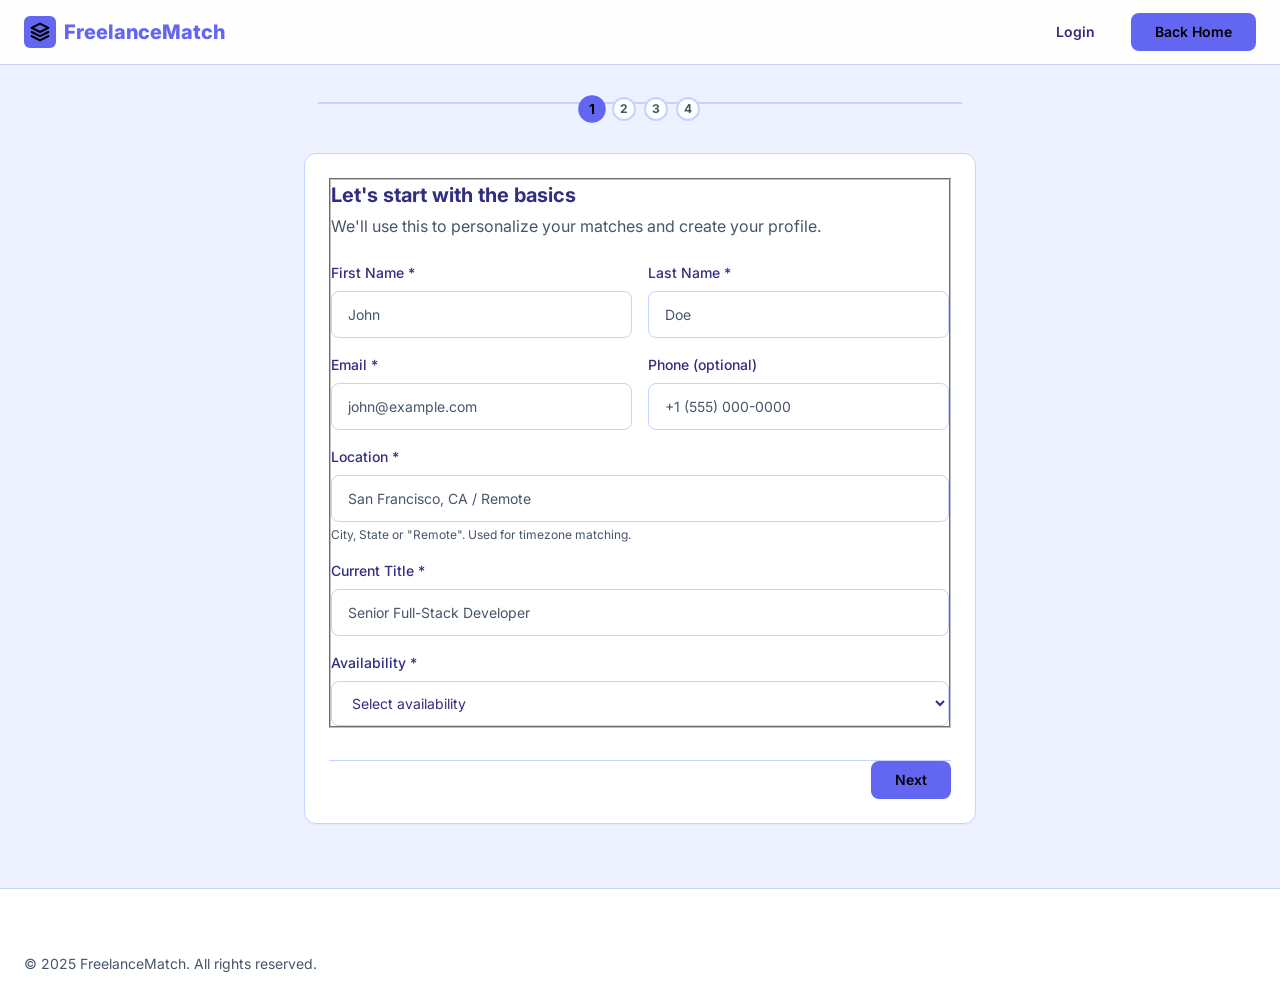
<file: pages/submit-cv.html>
<!DOCTYPE html>
<html lang="en">
<head>
  <meta charset="UTF-8">
  <meta name="viewport" content="width=device-width, initial-scale=1.0">
  <meta name="description" content="Submit your CV to FreelanceMatch — Get matched with verified job offers in 48 hours.">
  <title>Submit Your CV — FreelanceMatch</title>
  <link rel="preconnect" href="https://fonts.googleapis.com">
  <link rel="preconnect" href="https://fonts.gstatic.com" crossorigin>
  <link href="https://fonts.googleapis.com/css2?family=Inter:wght@400;500;600;700;800&display=swap" rel="stylesheet">
  <link rel="stylesheet" href="../css/tokens.css">
  <link rel="stylesheet" href="../css/components.css">
  <link rel="stylesheet" href="../css/submit-cv.css">
</head>
<body>
  <a href="#main" class="skip-link">Skip to main content</a>

  <header class="header" role="banner">
    <nav class="nav container" aria-label="Main navigation">
      <a href="../index.html" class="nav-brand" aria-label="FreelanceMatch Home">
        <span class="nav-brand-icon" aria-hidden="true">
          <svg width="20" height="20" viewBox="0 0 24 24" fill="none" stroke="currentColor" stroke-width="2.5" stroke-linecap="round" stroke-linejoin="round"><path d="M12 2L2 7l10 5 10-5-10-5z"/><path d="M2 17l10 5 10-5"/><path d="M2 12l10 5 10-5"/></svg>
        </span>
        FreelanceMatch
      </a>
      <div class="nav-actions">
        <a href="login.html" class="btn btn-ghost">Login</a>
        <a href="../index.html" class="btn btn-primary">Back Home</a>
      </div>
    </nav>
  </header>

  <main id="main" role="main" style="padding: var(--space-8) 0 var(--space-16);">
    <div class="container" style="max-width: 720px;">
      <!-- Progress Indicator -->
      <div class="form-progress" role="progressbar" aria-valuenow="1" aria-valuemin="1" aria-valuemax="4" aria-label="Form progress">
        <div class="progress-step completed" data-step="1" aria-label="Step 1: Basics"></div>
        <div class="progress-step active" data-step="2" aria-label="Step 2: Experience"></div>
        <div class="progress-step" data-step="3" aria-label="Step 3: Skills"></div>
        <div class="progress-step" data-step="4" aria-label="Step 4: CV Upload"></div>
      </div>

      <!-- Form -->
      <form id="cv-form" class="card card-padded" novalidate>
        <!-- Step 1: Basics -->
        <fieldset class="form-step active" data-step="1" aria-labelledby="step1-title">
          <legend class="sr-only">Step 1: Basic Information</legend>
          <h2 id="step1-title" class="form-section-title">Let's start with the basics</h2>
          <p class="form-section-desc">We'll use this to personalize your matches and create your profile.</p>

          <div class="form-grid form-grid-2">
            <div>
              <label for="firstName" class="label">First Name <span aria-hidden="true">*</span></label>
              <input type="text" id="firstName" name="firstName" class="input" placeholder="John" required autocomplete="given-name">
            </div>
            <div>
              <label for="lastName" class="label">Last Name <span aria-hidden="true">*</span></label>
              <input type="text" id="lastName" name="lastName" class="input" placeholder="Doe" required autocomplete="family-name">
            </div>
          </div>

          <div class="form-grid form-grid-2 mt-4">
            <div>
              <label for="email" class="label">Email <span aria-hidden="true">*</span></label>
              <input type="email" id="email" name="email" class="input" placeholder="john@example.com" required autocomplete="email">
            </div>
            <div>
              <label for="phone" class="label">Phone (optional)</label>
              <input type="tel" id="phone" name="phone" class="input" placeholder="+1 (555) 000-0000" autocomplete="tel">
            </div>
          </div>

          <div class="mt-4">
            <label for="location" class="label">Location <span aria-hidden="true">*</span></label>
            <input type="text" id="location" name="location" class="input" placeholder="San Francisco, CA / Remote" required autocomplete="address-level2">
            <p class="helper-text">City, State or "Remote". Used for timezone matching.</p>
          </div>

          <div class="mt-4">
            <label for="title" class="label">Current Title <span aria-hidden="true">*</span></label>
            <input type="text" id="title" name="title" class="input" placeholder="Senior Full-Stack Developer" required>
          </div>

          <div class="mt-4">
            <label for="availability" class="label">Availability <span aria-hidden="true">*</span></label>
            <select id="availability" name="availability" class="input" required>
              <option value="">Select availability</option>
              <option value="full-time">Full-time (40h/week)</option>
              <option value="part-time">Part-time (20h/week)</option>
              <option value="project">Project-based</option>
              <option value="contract">Contract (3-12 months)</option>
            </select>
          </div>
        </fieldset>

        <!-- Step 2: Experience -->
        <fieldset class="form-step" data-step="2" aria-labelledby="step2-title">
          <legend class="sr-only">Step 2: Experience</legend>
          <h2 id="step2-title" class="form-section-title">Your Experience</h2>
          <p class="form-section-desc">Tell us about your background so we can match you with the right roles.</p>

          <div class="mt-4">
            <label for="yearsExperience" class="label">Years of Experience <span aria-hidden="true">*</span></label>
            <select id="yearsExperience" name="yearsExperience" class="input" required>
              <option value="">Select</option>
              <option value="0-1">0-1 years (Junior)</option>
              <option value="1-3">1-3 years</option>
              <option value="3-5">3-5 years (Mid)</option>
              <option value="5-8">5-8 years (Senior)</option>
              <option value="8-12">8-12 years (Lead)</option>
              <option value="12+">12+ years (Principal/Architect)</option>
            </select>
          </div>

          <div class="mt-4">
            <label for="currentRole" class="label">Current/Most Recent Role <span aria-hidden="true">*</span></label>
            <textarea id="currentRole" name="currentRole" class="input" rows="3" placeholder="Describe your current role, key achievements, and technologies used..." required></textarea>
          </div>

          <div class="mt-4">
            <label for="previousRoles" class="label">Previous Relevant Experience</label>
            <textarea id="previousRoles" name="previousRoles" class="input" rows="3" placeholder="Briefly list other relevant positions, companies, and accomplishments..."></textarea>
            <p class="helper-text">Optional but helps with better matching.</p>
          </div>

          <div class="mt-4">
            <label for="education" class="label">Education</label>
            <input type="text" id="education" name="education" class="input" placeholder="BS Computer Science, Stanford University (2018)">
            <p class="helper-text">Degree, institution, graduation year.</p>
          </div>

          <div class="mt-4">
            <label for="portfolio" class="label">Portfolio / GitHub / LinkedIn</label>
            <input type="url" id="portfolio" name="portfolio" class="input" placeholder="https://github.com/johndoe">
            <p class="helper-text">Link to your work. Strongly recommended.</p>
          </div>
        </fieldset>

        <!-- Step 3: Skills -->
        <fieldset class="form-step" data-step="3" aria-labelledby="step3-title">
          <legend class="sr-only">Step 3: Skills & Preferences</legend>
          <h2 id="step3-title" class="form-section-title">Skills & What You're Looking For</h2>
          <p class="form-section-desc">Select your skills and preferences. This drives our matching algorithm.</p>

          <div class="mt-4">
            <label class="label">Primary Skills <span aria-hidden="true">*</span></label>
            <div class="skill-input-wrapper">
              <input type="text" id="skill-input" class="input" placeholder="Type a skill and press Enter" aria-label="Add skill" autocomplete="off">
              <div class="skill-tags" id="skill-tags" role="list" aria-label="Selected skills"></div>
              <p class="helper-text">Press Enter or comma to add. Minimum 3 skills required.</p>
            </div>
          </div>

          <div class="mt-4">
            <label class="label">Desired Rate (USD/hr) <span aria-hidden="true">*</span></label>
            <div class="form-grid form-grid-2">
              <div>
                <label for="rateMin" class="label">Minimum</label>
                <input type="number" id="rateMin" name="rateMin" class="input" placeholder="75" min="10" max="500" required>
              </div>
              <div>
                <label for="rateMax" class="label">Maximum</label>
                <input type="number" id="rateMax" name="rateMax" class="input" placeholder="150" min="10" max="500" required>
              </div>
            </div>
          </div>

          <div class="mt-4">
            <label for="preferredIndustries" class="label">Preferred Industries</label>
            <select id="preferredIndustries" name="preferredIndustries" class="input" multiple>
              <option value="fintech">FinTech</option>
              <option value="healthtech">HealthTech</option>
              <option value="edtech">EdTech</option>
              <option value="ecommerce">E-commerce</option>
              <option value="saas">SaaS</option>
              <option value="ai-ml">AI/ML</option>
              <option value="blockchain">Blockchain</option>
              <option value="gaming">Gaming</option>
              <option value="other">Other</option>
            </select>
            <p class="helper-text">Hold Ctrl/Cmd to select multiple.</p>
          </div>

          <div class="mt-4">
            <label for="remotePreference" class="label">Remote Preference</label>
            <select id="remotePreference" name="remotePreference" class="input">
              <option value="fully-remote">Fully Remote Only</option>
              <option value="hybrid" selected>Hybrid OK</option>
              <option value="onsite">On-site OK</option>
              <option value="any">Any</option>
            </select>
          </div>

          <div class="mt-4">
            <label for="noticePeriod" class="label">Notice Period</label>
            <select id="noticePeriod" name="noticePeriod" class="input">
              <option value="immediate">Available Immediately</option>
              <option value="1-week" selected>1 Week</option>
              <option value="2-weeks">2 Weeks</option>
              <option value="1-month">1 Month</option>
              <option value="2-months">2+ Months</option>
            </select>
          </div>
        </fieldset>

        <!-- Step 4: CV Upload -->
        <fieldset class="form-step" data-step="4" aria-labelledby="step4-title">
          <legend class="sr-only">Step 4: Upload CV</legend>
          <h2 id="step4-title" class="form-section-title">Upload Your CV</h2>
          <p class="form-section-desc">Drag & drop or click to upload. We accept PDF, DOC, DOCX (max 10MB).</p>

          <div class="mt-4">
            <div class="file-upload" id="file-upload" role="button" tabindex="0" aria-label="Upload CV file">
              <input type="file" id="cv-file" name="cvFile" accept=".pdf,.doc,.docx" hidden>
              <svg class="file-upload-icon" viewBox="0 0 24 24" fill="none" stroke="currentColor" stroke-width="1.5" aria-hidden="true"><path d="M21 15v4a2 2 0 0 1-2 2H5a2 2 0 0 1-2-2v-4"/><polyline points="17 8 12 3 7 8"/><line x1="12" y1="3" x2="12" y2="15"/></svg>
              <p class="file-upload-text">Drag & drop your CV here, or click to browse</p>
              <p class="file-upload-hint">PDF, DOC, DOCX • Max 10MB</p>
            </div>
            <div id="file-preview" class="file-preview" style="display:none;" aria-live="polite"></div>
          </div>

          <div class="mt-6" style="padding: var(--space-4); background: var(--color-primary-light); border-radius: var(--radius-lg);">
            <h4 style="font-size: var(--text-sm); font-weight: var(--font-weight-semibold); color: var(--color-primary); margin-bottom: var(--space-2);">What happens next?</h4>
            <ul style="font-size: var(--text-sm); color: var(--color-primary); line-height: 2; padding-left: var(--space-6);">
              <li>Our AI parses your CV and extracts skills</li>
              <li>You get matched with relevant offers in 48h</li>
              <li>Review offers and accept the best fit</li>
              <li>Start working with escrow protection</li>
            </ul>
          </div>

          <div class="mt-6" style="display:flex; align-items:flex-start; gap:var(--space-3); font-size:var(--text-sm); color:var(--color-muted-foreground);">
            <input type="checkbox" id="terms" name="terms" required style="margin-top: 2px; accent-color: var(--color-primary);">
            <label for="terms">I agree to the <a href="#" style="color:var(--color-primary);">Terms of Service</a> and <a href="#" style="color:var(--color-primary);">Privacy Policy</a>. I understand my data will be used for matching purposes only.</label>
          </div>
        </fieldset>

        <!-- Navigation -->
        <div class="flex justify-between mt-8 pt-6 border-t" style="border-color: var(--color-border);">
          <button type="button" id="prev-btn" class="btn btn-secondary" style="display:none;">Previous</button>
          <div style="display:flex; gap:var(--space-3); margin-left:auto;">
            <button type="button" id="next-btn" class="btn btn-primary">Next</button>
            <button type="submit" id="submit-btn" class="btn btn-accent" style="display:none;">
              <svg width="20" height="20" viewBox="0 0 24 24" fill="none" stroke="currentColor" stroke-width="2" stroke-linecap="round" stroke-linejoin="round" aria-hidden="true"><path d="M22 2L11 13"/><path d="M22 2l-7 20-4-9-9-4 20-7z"/></svg>
              Submit Profile
            </button>
          </div>
        </div>
      </form>

      <!-- Success Modal -->
      <div class="modal-backdrop" id="success-modal-backdrop" aria-hidden="true"></div>
      <div class="modal" id="success-modal" role="dialog" aria-modal="true" aria-labelledby="modal-title" aria-hidden="true">
        <div class="modal-header">
          <h2 id="modal-title" class="modal-title">Profile Submitted!</h2>
          <button class="modal-close" aria-label="Close modal">&times;</button>
        </div>
        <div class="modal-body text-center">
          <div style="width:80px;height:80px;margin:0 auto var(--space-6);background:var(--color-accent-light);border-radius:var(--radius-full);display:flex;align-items:center;justify-content:center;">
            <svg width="40" height="40" viewBox="0 0 24 24" fill="none" stroke="var(--color-accent)" stroke-width="2" stroke-linecap="round" stroke-linejoin="round"><path d="M22 11.08V12a10 10 0 1 1-5.93-9.14"/><polyline points="22 4 12 14.01 9 11.01"/></svg>
          </div>
          <h3 style="font-size:var(--text-xl);font-weight:var(--font-weight-bold);margin-bottom:var(--space-2);">You're All Set!</h3>
          <p style="color:var(--color-muted-foreground);margin-bottom:var(--space-6);">Your profile has been submitted. Our AI is now analyzing your CV and finding the best matches.</p>
          <p style="font-size:var(--text-sm);color:var(--color-muted-foreground);">You'll receive an email when matches are ready — typically within 48 hours.</p>
        </div>
        <div class="modal-footer" style="justify-content:center;">
          <a href="dashboard.html" class="btn btn-primary">Go to Dashboard</a>
          <button class="btn btn-secondary modal-close">Close</button>
        </div>
      </div>
    </div>
  </main>

  <footer class="footer" role="contentinfo">
    <div class="container">
      <div class="footer-bottom" style="margin-top:0;padding-top:var(--space-4);border-top:none;">
        <p>&copy; 2025 FreelanceMatch. All rights reserved.</p>
      </div>
    </div>
  </footer>

  <script src="../js/submit-cv.js"></script>
</body>
</html>
</file>
<file: css/tokens.css>
/* ============================================================
   FreelanceMatch — Design System Tokens
   Generated via ui-ux-pro-max --design-system
   Pattern: Funnel (3-Step Conversion) | Style: Flat Design
   ============================================================ */

:root {
  /* ---- Color Primitives ---- */
  --color-primary: #6366F1;           /* Creative Indigo */
  --color-on-primary: #000000;
  --color-primary-hover: #4F46E5;
  --color-primary-light: #EEF2FF;

  --color-secondary: #818CF8;
  --color-on-secondary: #0F172A;

  --color-accent: #16A34A;            /* Hire Green */
  --color-on-accent: #000000;
  --color-accent-hover: #15803D;
  --color-accent-light: #DCFCE7;

  --color-destructive: #DC2626;
  --color-on-destructive: #FFFFFF;
  --color-destructive-light: #FEF2F2;

  --color-warning: #D97706;
  --color-warning-light: #FFFBEB;

  /* ---- Neutral / Surface ---- */
  --color-background: #EEF2FF;        /* Indigo-tinted background */
  --color-foreground: #312E81;
  --color-card: #FFFFFF;
  --color-card-foreground: #312E81;
  --color-card-hover: #F8FAFC;

  --color-muted: #EBEFF9;
  --color-muted-foreground: #475569;

  --color-border: #C7D2FE;
  --color-border-strong: #818CF8;

  --color-ring: #6366F1;

  /* ---- Semantic Aliases ---- */
  --color-success: var(--color-accent);
  --color-success-light: var(--color-accent-light);
  --color-error: var(--color-destructive);
  --color-error-light: var(--color-destructive-light);

  /* ---- Dark Mode ---- */
  @media (prefers-color-scheme: dark) {
    :root {
      --color-primary: #818CF8;
      --color-on-primary: #0F172A;
      --color-primary-hover: #A5B4FC;
      --color-primary-light: #1E1B4B;

      --color-secondary: #A5B4FC;
      --color-on-secondary: #F8FAFC;

      --color-accent: #22C55E;
      --color-on-accent: #052E16;
      --color-accent-hover: #4ADE80;
      --color-accent-light: #14532D;

      --color-destructive: #EF4444;
      --color-on-destructive: #FEF2F2;
      --color-destructive-light: #450A0A;

      --color-background: #0F172A;
      --color-foreground: #E0E7FF;
      --color-card: #1E1B4B;
      --color-card-foreground: #E0E7FF;
      --color-card-hover: #312E81;

      --color-muted: #1E1B4B;
      --color-muted-foreground: #818CF8;

      --color-border: #312E81;
      --color-border-strong: #4F46E5;
      --color-ring: #818CF8;
    }
  }

  /* ---- Typography ---- */
  --font-sans: 'Inter', -apple-system, BlinkMacSystemFont, 'Segoe UI', Roboto, sans-serif;
  --font-mono: 'JetBrains Mono', 'Fira Code', monospace;

  --font-weight-normal: 400;
  --font-weight-medium: 500;
  --font-weight-semibold: 600;
  --font-weight-bold: 700;
  --font-weight-extrabold: 800;

  --text-xs: 0.75rem;      /* 12px */
  --text-sm: 0.875rem;     /* 14px */
  --text-base: 1rem;       /* 16px */
  --text-lg: 1.125rem;     /* 18px */
  --text-xl: 1.25rem;      /* 20px */
  --text-2xl: 1.5rem;      /* 24px */
  --text-3xl: 1.875rem;    /* 30px */
  --text-4xl: 2.25rem;     /* 36px */
  --text-5xl: 3rem;        /* 48px */

  --line-height-tight: 1.1;
  --line-height-snug: 1.375;
  --line-height-normal: 1.5;
  --line-height-relaxed: 1.625;

  /* ---- Spacing Scale (4px base) ---- */
  --space-0: 0;
  --space-1: 0.25rem;   /* 4px */
  --space-2: 0.5rem;    /* 8px */
  --space-3: 0.75rem;   /* 12px */
  --space-4: 1rem;      /* 16px */
  --space-5: 1.25rem;   /* 20px */
  --space-6: 1.5rem;    /* 24px */
  --space-8: 2rem;      /* 32px */
  --space-10: 2.5rem;   /* 40px */
  --space-12: 3rem;     /* 48px */
  --space-16: 4rem;     /* 64px */
  --space-20: 5rem;     /* 80px */
  --space-24: 6rem;     /* 96px */

  /* ---- Border Radius ---- */
  --radius-none: 0;
  --radius-sm: 0.25rem;   /* 4px */
  --radius-md: 0.375rem;  /* 6px */
  --radius-lg: 0.5rem;    /* 8px */
  --radius-xl: 0.75rem;   /* 12px */
  --radius-2xl: 1rem;     /* 16px */
  --radius-full: 9999px;

  /* ---- Shadows (Flat Design - minimal) ---- */
  --shadow-none: none;
  --shadow-sm: 0 1px 2px 0 rgb(0 0 0 / 0.05);
  --shadow-md: 0 4px 6px -1px rgb(0 0 0 / 0.1), 0 2px 4px -2px rgb(0 0 0 / 0.1);
  --shadow-lg: 0 10px 15px -3px rgb(0 0 0 / 0.1), 0 4px 6px -4px rgb(0 0 0 / 0.1);
  --shadow-xl: 0 20px 25px -5px rgb(0 0 0 / 0.1), 0 8px 10px -6px rgb(0 0 0 / 0.1);

  /* ---- Transitions ---- */
  --transition-fast: 150ms ease;
  --transition-normal: 200ms ease;
  --transition-slow: 300ms ease;

  /* ---- Z-Index ---- */
  --z-dropdown: 100;
  --z-sticky: 200;
  --z-fixed: 300;
  --z-modal-backdrop: 400;
  --z-modal: 500;
  --z-popover: 600;
  --z-tooltip: 700;

  /* ---- Container Widths ---- */
  --container-sm: 640px;
  --container-md: 768px;
  --container-lg: 1024px;
  --container-xl: 1280px;
  --container-2xl: 1536px;
}

/* ============================================================
   CSS Reset & Base Styles
   ============================================================ */

*, *::before, *::after {
  box-sizing: border-box;
  margin: 0;
  padding: 0;
}

html {
  font-size: 16px;
  scroll-behavior: smooth;
  -webkit-text-size-adjust: 100%;
}

@media (prefers-reduced-motion: reduce) {
  html { scroll-behavior: auto; }
  *, *::before, *::after {
    animation-duration: 0.01ms !important;
    animation-iteration-count: 1 !important;
    transition-duration: 0.01ms !important;
  }
}

body {
  font-family: var(--font-sans);
  font-size: var(--text-base);
  line-height: var(--line-height-normal);
  color: var(--color-foreground);
  background-color: var(--color-background);
  -webkit-font-smoothing: antialiased;
  -moz-osx-font-smoothing: grayscale;
}

img, picture, video, canvas, svg {
  display: block;
  max-width: 100%;
}

input, button, textarea, select {
  font: inherit;
  color: inherit;
}

a { color: inherit; text-decoration: none; }

ul, ol { list-style: none; }

/* Focus visible for keyboard navigation */
:focus-visible {
  outline: 2px solid var(--color-ring);
  outline-offset: 2px;
}

/* Skip link for accessibility */
.skip-link {
  position: absolute;
  top: -100%;
  left: var(--space-4);
  background: var(--color-primary);
  color: var(--color-on-primary);
  padding: var(--space-2) var(--space-4);
  border-radius: var(--radius-md);
  z-index: var(--z-tooltip);
  transition: top var(--transition-fast);
}
.skip-link:focus { top: var(--space-4); }

/* Screen reader only */
.sr-only {
  position: absolute;
  width: 1px; height: 1px;
  padding: 0; margin: -1px;
  overflow: hidden; clip: rect(0, 0, 0, 0);
  white-space: nowrap; border: 0;
}

/* ============================================================
   Utility Classes
   ============================================================ */

.container {
  width: 100%;
  max-width: var(--container-xl);
  margin: 0 auto;
  padding: 0 var(--space-4);
}
@media (min-width: 1024px) { .container { padding: 0 var(--space-6); } }

.visually-hidden { position: absolute !important; width: 1px; height: 1px; overflow: hidden; clip: rect(1px, 1px, 1px, 1px); }

/* Buttons */
.btn {
  display: inline-flex;
  align-items: center;
  justify-content: center;
  gap: var(--space-2);
  padding: var(--space-3) var(--space-6);
  font-size: var(--text-sm);
  font-weight: var(--font-weight-semibold);
  line-height: 1;
  border-radius: var(--radius-lg);
  border: none;
  cursor: pointer;
  transition: all var(--transition-fast);
  text-decoration: none;
  white-space: nowrap;
}
.btn:disabled { opacity: 0.5; cursor: not-allowed; }

.btn-primary {
  background: var(--color-primary);
  color: var(--color-on-primary);
}
.btn-primary:hover:not(:disabled) { background: var(--color-primary-hover); }
.btn-primary:focus-visible { box-shadow: 0 0 0 3px var(--color-primary-light); }

.btn-secondary {
  background: var(--color-card);
  color: var(--color-foreground);
  border: 1px solid var(--color-border);
}
.btn-secondary:hover:not(:disabled) { background: var(--color-card-hover); border-color: var(--color-border-strong); }

.btn-accent {
  background: var(--color-accent);
  color: var(--color-on-accent);
}
.btn-accent:hover:not(:disabled) { background: var(--color-accent-hover); }

.btn-ghost {
  background: transparent;
  color: var(--color-foreground);
}
.btn-ghost:hover:not(:disabled) { background: var(--color-muted); }

.btn-outline {
  background: transparent;
  color: var(--color-primary);
  border: 1px solid var(--color-primary);
}
.btn-outline:hover:not(:disabled) { background: var(--color-primary-light); }

.btn-sm { padding: var(--space-2) var(--space-4); font-size: var(--text-xs); }
.btn-lg { padding: var(--space-4) var(--space-8); font-size: var(--text-base); }

/* Inputs */
.input {
  width: 100%;
  padding: var(--space-3) var(--space-4);
  font-size: var(--text-sm);
  color: var(--color-foreground);
  background: var(--color-card);
  border: 1px solid var(--color-border);
  border-radius: var(--radius-lg);
  transition: border-color var(--transition-fast), box-shadow var(--transition-fast);
}
.input:focus {
  outline: none;
  border-color: var(--color-primary);
  box-shadow: 0 0 0 3px var(--color-primary-light);
}
.input::placeholder { color: var(--color-muted-foreground); }
.input:disabled { background: var(--color-muted); cursor: not-allowed; }
.input-error { border-color: var(--color-error); }
.input-error:focus { box-shadow: 0 0 0 3px var(--color-error-light); }

.label {
  display: block;
  font-size: var(--text-sm);
  font-weight: var(--font-weight-medium);
  color: var(--color-foreground);
  margin-bottom: var(--space-2);
}

.error-message {
  font-size: var(--text-xs);
  color: var(--color-error);
  margin-top: var(--space-1);
  display: flex;
  align-items: center;
  gap: var(--space-1);
}

.helper-text {
  font-size: var(--text-xs);
  color: var(--color-muted-foreground);
  margin-top: var(--space-1);
}

/* Cards */
.card {
  background: var(--color-card);
  border: 1px solid var(--color-border);
  border-radius: var(--radius-xl);
  box-shadow: var(--shadow-sm);
  transition: box-shadow var(--transition-normal), border-color var(--transition-normal);
}
.card:hover { box-shadow: var(--shadow-md); border-color: var(--color-border-strong); }

.card-padded { padding: var(--space-6); }

/* Badges */
.badge {
  display: inline-flex;
  align-items: center;
  padding: var(--space-1) var(--space-2);
  font-size: var(--text-xs);
  font-weight: var(--font-weight-medium);
  border-radius: var(--radius-full);
  white-space: nowrap;
}
.badge-primary { background: var(--color-primary-light); color: var(--color-primary); }
.badge-accent { background: var(--color-accent-light); color: var(--color-accent); }
.badge-warning { background: var(--color-warning-light); color: var(--color-warning); }
.badge-error { background: var(--color-error-light); color: var(--color-error); }
.badge-muted { background: var(--color-muted); color: var(--color-muted-foreground); }

/* Grid */
.grid { display: grid; gap: var(--space-6); }
.grid-cols-1 { grid-template-columns: repeat(1, 1fr); }
.grid-cols-2 { grid-template-columns: repeat(2, 1fr); }
.grid-cols-3 { grid-template-columns: repeat(3, 1fr); }
.grid-cols-4 { grid-template-columns: repeat(4, 1fr); }

@media (max-width: 640px) {
  .grid-cols-2, .grid-cols-3, .grid-cols-4 { grid-template-columns: 1fr; }
}
@media (min-width: 641px) and (max-width: 1024px) {
  .grid-cols-3, .grid-cols-4 { grid-template-columns: repeat(2, 1fr); }
}

/* Flex utilities */
.flex { display: flex; }
.flex-col { flex-direction: column; }
.items-center { align-items: center; }
.justify-between { justify-content: space-between; }
.justify-center { justify-content: center; }
.gap-1 { gap: var(--space-1); }
.gap-2 { gap: var(--space-2); }
.gap-3 { gap: var(--space-3); }
.gap-4 { gap: var(--space-4); }
.gap-6 { gap: var(--space-6); }

/* Text utilities */
.text-center { text-align: center; }
.text-left { text-align: left; }
.text-right { text-align: right; }

.font-semibold { font-weight: var(--font-weight-semibold); }
.font-bold { font-weight: var(--font-weight-bold); }
.font-extrabold { font-weight: var(--font-weight-extrabold); }

.text-xs { font-size: var(--text-xs); }
.text-sm { font-size: var(--text-sm); }
.text-base { font-size: var(--text-base); }
.text-lg { font-size: var(--text-lg); }
.text-xl { font-size: var(--text-xl); }
.text-2xl { font-size: var(--text-2xl); }
.text-3xl { font-size: var(--text-3xl); }
.text-4xl { font-size: var(--text-4xl); }
.text-5xl { font-size: var(--text-5xl); }

.text-primary { color: var(--color-primary); }
.text-accent { color: var(--color-accent); }
.text-muted { color: var(--color-muted-foreground); }
.text-error { color: var(--color-error); }
.text-success { color: var(--color-success); }
.text-on-primary { color: var(--color-on-primary); }

.leading-tight { line-height: var(--line-height-tight); }
.leading-snug { line-height: var(--line-height-snug); }
.leading-relaxed { line-height: var(--line-height-relaxed); }

/* Spacing */
.mt-1 { margin-top: var(--space-1); }
.mt-2 { margin-top: var(--space-2); }
.mt-3 { margin-top: var(--space-3); }
.mt-4 { margin-top: var(--space-4); }
.mt-6 { margin-top: var(--space-6); }
.mt-8 { margin-top: var(--space-8); }
.mt-10 { margin-top: var(--space-10); }
.mt-12 { margin-top: var(--space-12); }
.mb-1 { margin-bottom: var(--space-1); }
.mb-2 { margin-bottom: var(--space-2); }
.mb-3 { margin-bottom: var(--space-3); }
.mb-4 { margin-bottom: var(--space-4); }
.mb-6 { margin-bottom: var(--space-6); }
.mb-8 { margin-bottom: var(--space-8); }
.mb-12 { margin-bottom: var(--space-12); }

.p-4 { padding: var(--space-4); }
.p-6 { padding: var(--space-6); }
.p-8 { padding: var(--space-8); }
.px-4 { padding-left: var(--space-4); padding-right: var(--space-4); }
.py-4 { padding-top: var(--space-4); padding-bottom: var(--space-4); }
.py-8 { padding-top: var(--space-8); padding-bottom: var(--space-8); }
.py-12 { padding-top: var(--space-12); padding-bottom: var(--space-12); }
.py-16 { padding-top: var(--space-16); padding-bottom: var(--space-16); }
.py-20 { padding-top: var(--space-20); padding-bottom: var(--space-20); }

/* Borders */
.rounded { border-radius: var(--radius-lg); }
.rounded-xl { border-radius: var(--radius-xl); }
.rounded-2xl { border-radius: var(--radius-2xl); }
.rounded-full { border-radius: var(--radius-full); }

.border { border: 1px solid var(--color-border); }
.border-t { border-top: 1px solid var(--color-border); }
.border-b { border-bottom: 1px solid var(--color-border); }

/* Shadows */
.shadow { box-shadow: var(--shadow-md); }
.shadow-lg { box-shadow: var(--shadow-lg); }
.shadow-xl { box-shadow: var(--shadow-xl); }

/* Animation */
.animate-fade-in { animation: fadeIn var(--transition-normal) ease-out; }
.animate-slide-up { animation: slideUp var(--transition-normal) ease-out; }
.animate-slide-down { animation: slideDown var(--transition-normal) ease-out; }
.animate-scale-in { animation: scaleIn var(--transition-fast) ease-out; }

@keyframes fadeIn { from { opacity: 0; } to { opacity: 1; } }
@keyframes slideUp { from { opacity: 0; transform: translateY(10px); } to { opacity: 1; transform: translateY(0); } }
@keyframes slideDown { from { opacity: 0; transform: translateY(-10px); } to { opacity: 1; transform: translateY(0); } }
@keyframes scaleIn { from { opacity: 0; transform: scale(0.95); } to { opacity: 1; transform: scale(1); } }

/* Reduced motion */
@media (prefers-reduced-motion: reduce) {
  .animate-fade-in, .animate-slide-up, .animate-slide-down, .animate-scale-in {
    animation: none !important;
  }
  * { transition-duration: 0.01ms !important; }
}
</file>
<file: css/components.css>
/* ============================================================
   FreelanceMatch — Component Styles
   ============================================================ */

/* ---- Header / Navigation ---- */
.header {
  position: sticky;
  top: 0;
  z-index: var(--z-sticky);
  background: rgba(255, 255, 255, 0.9);
  backdrop-filter: blur(12px);
  border-bottom: 1px solid var(--color-border);
}
@media (prefers-color-scheme: dark) {
  .header { background: rgba(15, 23, 42, 0.9); }
}

.nav {
  display: flex;
  align-items: center;
  justify-content: space-between;
  height: 64px;
  gap: var(--space-6);
}

.nav-brand {
  display: flex;
  align-items: center;
  gap: var(--space-2);
  font-size: var(--text-xl);
  font-weight: var(--font-weight-extrabold);
  color: var(--color-primary);
  text-decoration: none;
}
.nav-brand:hover { opacity: 0.8; }

.nav-brand-icon {
  width: 32px; height: 32px;
  background: var(--color-primary);
  border-radius: var(--radius-md);
  display: flex; align-items: center; justify-content: center;
  color: var(--color-on-primary);
}

.nav-links {
  display: none;
  align-items: center;
  gap: var(--space-8);
}
@media (min-width: 768px) { .nav-links { display: flex; } }

.nav-link {
  font-size: var(--text-sm);
  font-weight: var(--font-weight-medium);
  color: var(--color-muted-foreground);
  transition: color var(--transition-fast);
  position: relative;
}
.nav-link:hover, .nav-link.active { color: var(--color-foreground); }
.nav-link.active::after {
  content: ''; position: absolute; bottom: -8px; left: 0; right: 0;
  height: 2px; background: var(--color-primary); border-radius: var(--radius-full);
}

.nav-actions { display: flex; align-items: center; gap: var(--space-3); }

.nav-mobile-toggle {
  display: flex; align-items: center; justify-content: center;
  width: 40px; height: 40px;
  background: transparent; border: none;
  border-radius: var(--radius-md);
  color: var(--color-foreground);
  cursor: pointer;
}
@media (min-width: 768px) { .nav-mobile-toggle { display: none; } }
.nav-mobile-toggle:hover { background: var(--color-muted); }

/* Mobile Menu */
.mobile-menu {
  position: fixed; inset: 0; z-index: var(--z-modal);
  background: var(--color-background);
  padding: var(--space-6);
  display: flex; flex-direction: column; gap: var(--space-4);
  transform: translateX(100%); transition: transform var(--transition-normal);
}
.mobile-menu.open { transform: translateX(0); }
.mobile-menu-link {
  padding: var(--space-4) 0;
  font-size: var(--text-lg);
  font-weight: var(--font-weight-medium);
  border-bottom: 1px solid var(--color-border);
}

/* ---- Hero Section ---- */
.hero {
  padding: var(--space-16) 0 var(--space-20);
  position: relative;
  overflow: hidden;
}
@media (min-width: 1024px) { .hero { padding: var(--space-20) 0 var(--space-24); } }

.hero-content { max-width: 800px; margin: 0 auto; text-align: center; }

.hero-badge {
  display: inline-flex; align-items: center; gap: var(--space-2);
  padding: var(--space-1) var(--space-3);
  background: var(--color-primary-light);
  color: var(--color-primary);
  border-radius: var(--radius-full);
  font-size: var(--text-xs);
  font-weight: var(--font-weight-semibold);
  margin-bottom: var(--space-6);
  animation: fadeIn var(--transition-normal) ease-out;
}

.hero-title {
  font-size: clamp(var(--text-3xl), 5vw, var(--text-5xl));
  font-weight: var(--font-weight-extrabold);
  line-height: var(--line-height-tight);
  color: var(--color-foreground);
  margin-bottom: var(--space-6);
  text-wrap: balance;
}

.hero-subtitle {
  font-size: clamp(var(--text-lg), 2.5vw, var(--text-xl));
  line-height: var(--line-height-relaxed);
  color: var(--color-muted-foreground);
  margin-bottom: var(--space-8);
  max-width: 60ch; margin-left: auto; margin-right: auto;
}

.hero-cta-group { display: flex; flex-wrap: wrap; gap: var(--space-4); justify-content: center; margin-bottom: var(--space-12); }

.hero-stats {
  display: flex; flex-wrap: wrap; justify-content: center; gap: var(--space-8);
  padding-top: var(--space-8);
  border-top: 1px solid var(--color-border);
}
.stat-item { text-align: center; }
.stat-value { font-size: var(--text-3xl); font-weight: var(--font-weight-extrabold); color: var(--color-primary); line-height: 1; }
.stat-label { font-size: var(--text-sm); color: var(--color-muted-foreground); margin-top: var(--space-1); }

/* ---- Trust Bar ---- */
.trust-bar {
  padding: var(--space-8) 0;
  border-top: 1px solid var(--color-border);
  border-bottom: 1px solid var(--color-border);
  background: var(--color-card);
}
.trust-logos {
  display: flex; flex-wrap: wrap; align-items: center; justify-content: center; gap: var(--space-10);
  opacity: 0.5; transition: opacity var(--transition-normal);
}
.trust-logos:hover { opacity: 1; }
.trust-logo { font-weight: var(--font-weight-bold); color: var(--color-muted-foreground); font-size: var(--text-sm); }

/* ---- Feature Cards ---- */
.feature-card {
  padding: var(--space-6);
  text-align: center;
  transition: transform var(--transition-normal);
}
.feature-card:hover { transform: translateY(-4px); }
.feature-icon {
  width: 56px; height: 56px;
  margin: 0 auto var(--space-4);
  background: var(--color-primary-light);
  border-radius: var(--radius-xl);
  display: flex; align-items: center; justify-content: center;
  color: var(--color-primary);
}
.feature-title { font-size: var(--text-lg); font-weight: var(--font-weight-semibold); margin-bottom: var(--space-2); }
.feature-desc { font-size: var(--text-sm); color: var(--color-muted-foreground); line-height: var(--line-height-relaxed); }

/* ---- Step Flow ---- */
.step-flow { position: relative; }
.step-flow::before {
  content: ''; position: absolute; top: 28px; left: 0; right: 0; height: 2px;
  background: var(--color-border); z-index: 0;
}
@media (max-width: 767px) {
  .step-flow::before { top: auto; left: 28px; width: 2px; height: calc(100% - 56px); }
}

.step-card { position: relative; z-index: 1; padding: var(--space-6); text-align: center; }
.step-number {
  width: 56px; height: 56px;
  margin: 0 auto var(--space-4);
  background: var(--color-card);
  border: 2px solid var(--color-border);
  border-radius: var(--radius-full);
  display: flex; align-items: center; justify-content: center;
  font-size: var(--text-xl); font-weight: var(--font-weight-extrabold);
  color: var(--color-muted-foreground);
  transition: all var(--transition-normal);
}
.step-card.active .step-number,
.step-card.completed .step-number {
  background: var(--color-primary);
  border-color: var(--color-primary);
  color: var(--color-on-primary);
}
.step-title { font-size: var(--text-lg); font-weight: var(--font-weight-semibold); margin-bottom: var(--space-2); }
.step-desc { font-size: var(--text-sm); color: var(--color-muted-foreground); }

/* ---- Form Steps ---- */
.form-step { display: none; animation: fadeIn var(--transition-normal); }
.form-step.active { display: block; }

.form-progress {
  display: flex; align-items: center; justify-content: center; gap: var(--space-2);
  margin-bottom: var(--space-8);
}
.progress-step {
  width: 12px; height: 12px; border-radius: var(--radius-full);
  background: var(--color-border); transition: all var(--transition-normal);
}
.progress-step.active { background: var(--color-primary); transform: scale(1.2); }
.progress-step.completed { background: var(--color-accent); }

.form-section-title { font-size: var(--text-xl); font-weight: var(--font-weight-bold); margin-bottom: var(--space-1); }
.form-section-desc { color: var(--color-muted-foreground); margin-bottom: var(--space-6); }

.form-grid { display: grid; gap: var(--space-4); }
@media (min-width: 640px) { .form-grid-2 { grid-template-columns: 1fr 1fr; } }

.file-upload {
  border: 2px dashed var(--color-border);
  border-radius: var(--radius-xl);
  padding: var(--space-8);
  text-align: center;
  cursor: pointer;
  transition: all var(--transition-fast);
}
.file-upload:hover, .file-upload.drag-over {
  border-color: var(--color-primary);
  background: var(--color-primary-light);
}
.file-upload input { display: none; }
.file-upload-icon { width: 48px; height: 48px; margin: 0 auto var(--space-3); color: var(--color-muted-foreground); }
.file-upload-text { font-size: var(--text-base); color: var(--color-foreground); }
.file-upload-hint { font-size: var(--text-sm); color: var(--color-muted-foreground); margin-top: var(--space-2); }
.file-preview { margin-top: var(--space-4); padding: var(--space-3); background: var(--color-muted); border-radius: var(--radius-md); font-size: var(--text-sm); }

/* ---- Skill Tags ---- */
.skill-input-wrapper { position: relative; }
.skill-tags { display: flex; flex-wrap: wrap; gap: var(--space-2); margin-top: var(--space-2); }
.skill-tag {
  display: inline-flex; align-items: center; gap: var(--space-1);
  padding: var(--space-1) var(--space-2);
  background: var(--color-primary-light);
  color: var(--color-primary);
  border-radius: var(--radius-full);
  font-size: var(--text-sm);
}
.skill-tag-remove { width: 20px; height: 20px; display: flex; align-items: center; justify-content: center; border-radius: var(--radius-full); cursor: pointer; }
.skill-tag-remove:hover { background: var(--color-primary); color: var(--color-on-primary); }

/* ---- Dashboard Layout ---- */
.dashboard-layout {
  display: grid;
  grid-template-columns: 1fr;
  min-height: calc(100vh - 64px);
}
@media (min-width: 1024px) { .dashboard-layout { grid-template-columns: 260px 1fr; } }

.sidebar {
  position: sticky; top: 64px; height: calc(100vh - 64px);
  background: var(--color-card);
  border-right: 1px solid var(--color-border);
  padding: var(--space-6); overflow-y: auto;
}
@media (max-width: 1023px) {
  .sidebar { position: fixed; left: 0; z-index: var(--z-modal); width: 280px; transform: translateX(-100%); transition: transform var(--transition-normal); }
  .sidebar.open { transform: translateX(0); }
}

.sidebar-brand { padding: var(--space-4) 0 var(--space-6); border-bottom: 1px solid var(--color-border); margin-bottom: var(--space-4); }
.sidebar-nav { display: flex; flex-direction: column; gap: var(--space-1); }
.sidebar-link {
  display: flex; align-items: center; gap: var(--space-3);
  padding: var(--space-3) var(--space-4);
  border-radius: var(--radius-lg);
  font-size: var(--text-sm);
  font-weight: var(--font-weight-medium);
  color: var(--color-muted-foreground);
  transition: all var(--transition-fast);
}
.sidebar-link:hover { background: var(--color-muted); color: var(--color-foreground); }
.sidebar-link.active { background: var(--color-primary-light); color: var(--color-primary); }
.sidebar-link-icon { width: 20px; height: 20px; flex-shrink: 0; }

.main-content { padding: var(--space-6); }
@media (min-width: 1024px) { .main-content { padding: var(--space-8); } }

.page-header {
  display: flex; flex-wrap: wrap; align-items: center; justify-content: space-between; gap: var(--space-4);
  margin-bottom: var(--space-8);
}
.page-title { font-size: var(--text-3xl); font-weight: var(--font-weight-extrabold); }
.page-subtitle { color: var(--color-muted-foreground); }

/* ---- Stat Cards ---- */
.stat-card { padding: var(--space-6); }
.stat-header { display: flex; align-items: center; justify-content: space-between; margin-bottom: var(--space-2); }
.stat-icon {
  width: 40px; height: 40px; border-radius: var(--radius-lg);
  display: flex; align-items: center; justify-content: center;
}
.stat-icon.primary { background: var(--color-primary-light); color: var(--color-primary); }
.stat-icon.accent { background: var(--color-accent-light); color: var(--color-accent); }
.stat-icon.warning { background: var(--color-warning-light); color: var(--color-warning); }
.stat-value { font-size: var(--text-3xl); font-weight: var(--font-weight-extrabold); line-height: 1; }
.stat-label { font-size: var(--text-sm); color: var(--color-muted-foreground); }
.stat-trend { display: flex; align-items: center; gap: var(--space-1); font-size: var(--text-xs); font-weight: var(--font-weight-medium); }
.stat-trend.up { color: var(--color-accent); }
.stat-trend.down { color: var(--color-error); }

/* ---- Match Cards ---- */
.match-card { position: relative; }
.match-badge {
  position: absolute; top: var(--space-4); right: var(--space-4); z-index: 1;
}
.match-header { display: flex; gap: var(--space-4); margin-bottom: var(--space-4); }
.match-avatar {
  width: 56px; height: 56px; border-radius: var(--radius-xl);
  background: var(--color-primary-light); color: var(--color-primary);
  display: flex; align-items: center; justify-content: center;
  font-size: var(--text-xl); font-weight: var(--font-weight-bold);
}
.match-info { flex: 1; }
.match-name { font-size: var(--text-lg); font-weight: var(--font-weight-semibold); }
.match-role { font-size: var(--text-sm); color: var(--color-muted-foreground); }
.match-skills { display: flex; flex-wrap: wrap; gap: var(--space-2); margin: var(--space-4) 0; }
.match-meta { display: flex; flex-wrap: wrap; gap: var(--space-4); font-size: var(--text-sm); color: var(--color-muted-foreground); }
.match-meta-item { display: flex; align-items: center; gap: var(--space-1); }
.match-actions { display: flex; gap: var(--space-2); padding-top: var(--space-4); border-top: 1px solid var(--color-border); }

/* ---- Offer Cards ---- */
.offer-card { padding: var(--space-6); }
.offer-header { display: flex; align-items: flex-start; justify-content: space-between; gap: var(--space-4); margin-bottom: var(--space-4); }
.offer-title { font-size: var(--text-lg); font-weight: var(--font-weight-semibold); }
.offer-company { font-size: var(--text-sm); color: var(--color-muted-foreground); }
.offer-details { display: grid; grid-template-columns: repeat(auto-fit, minmax(140px, 1fr)); gap: var(--space-4); margin-bottom: var(--space-4); padding: var(--space-4); background: var(--color-muted); border-radius: var(--radius-lg); }
.offer-detail { text-align: center; }
.offer-detail-label { font-size: var(--text-xs); color: var(--color-muted-foreground); text-transform: uppercase; letter-spacing: 0.05em; }
.offer-detail-value { font-size: var(--text-lg); font-weight: var(--font-weight-bold); }
.offer-actions { display: flex; gap: var(--space-2); }

/* ---- Notifications ---- */
.notification-bell { position: relative; }
.notification-badge {
  position: absolute; top: -4px; right: -4px;
  min-width: 18px; height: 18px;
  background: var(--color-error); color: white;
  border-radius: var(--radius-full);
  font-size: var(--text-xs); font-weight: var(--font-weight-bold);
  display: flex; align-items: center; justify-content: center;
  padding: 0 var(--space-1);
}
.notification-dropdown {
  position: absolute; top: calc(100% + var(--space-2)); right: 0;
  width: 360px; max-height: 400px; overflow-y: auto;
  background: var(--color-card); border: 1px solid var(--color-border);
  border-radius: var(--radius-xl); box-shadow: var(--shadow-xl);
  z-index: var(--z-popover); display: none;
}
.notification-dropdown.open { display: block; animation: slideDown var(--transition-fast); }
.notification-header { padding: var(--space-4); border-bottom: 1px solid var(--color-border); display: flex; justify-content: space-between; }
.notification-list { padding: var(--space-2); }
.notification-item {
  display: flex; gap: var(--space-3); padding: var(--space-3);
  border-radius: var(--radius-lg); cursor: pointer; transition: background var(--transition-fast);
}
.notification-item:hover { background: var(--color-muted); }
.notification-item.unread { background: var(--color-primary-light); }
.notification-icon { width: 36px; height: 36px; border-radius: var(--radius-md); display: flex; align-items: center; justify-content: center; flex-shrink: 0; }
.notification-icon.match { background: var(--color-accent-light); color: var(--color-accent); }
.notification-icon.offer { background: var(--color-primary-light); color: var(--color-primary); }
.notification-icon.payment { background: var(--color-warning-light); color: var(--color-warning); }
.notification-content { flex: 1; min-width: 0; }
.notification-title { font-size: var(--text-sm); font-weight: var(--font-weight-medium); }
.notification-message { font-size: var(--text-xs); color: var(--color-muted-foreground); margin-top: var(--space-1); }
.notification-time { font-size: var(--text-xs); color: var(--color-muted-foreground); white-space: nowrap; }

/* ---- Modal ---- */
.modal-backdrop {
  position: fixed; inset: 0; z-index: var(--z-modal-backdrop);
  background: rgba(0, 0, 0, 0.5); backdrop-filter: blur(4px);
  display: none; opacity: 0; transition: opacity var(--transition-normal);
}
.modal-backdrop.open { display: block; opacity: 1; }
.modal {
  position: fixed; top: 50%; left: 50%; transform: translate(-50%, -50%) scale(0.95);
  z-index: var(--z-modal); max-width: 520px; width: 90%; max-height: 90vh; overflow-y: auto;
  background: var(--color-card); border-radius: var(--radius-2xl); box-shadow: var(--shadow-xl);
  opacity: 0; visibility: hidden; transition: all var(--transition-normal);
}
.modal.open { opacity: 1; visibility: visible; transform: translate(-50%, -50%) scale(1); }
.modal-header { display: flex; align-items: center; justify-content: space-between; padding: var(--space-6); border-bottom: 1px solid var(--color-border); }
.modal-title { font-size: var(--text-xl); font-weight: var(--font-weight-bold); }
.modal-close { width: 36px; height: 36px; display: flex; align-items: center; justify-content: center; border-radius: var(--radius-md); background: transparent; border: none; cursor: pointer; color: var(--color-muted-foreground); }
.modal-close:hover { background: var(--color-muted); color: var(--color-foreground); }
.modal-body { padding: var(--space-6); }
.modal-footer { display: flex; justify-content: flex-end; gap: var(--space-3); padding: var(--space-6); border-top: 1px solid var(--color-border); }

/* ---- Table ---- */
.table-wrapper { overflow-x: auto; }
.table { width: 100%; border-collapse: collapse; font-size: var(--text-sm); }
.table th, .table td { padding: var(--space-3) var(--space-4); text-align: left; border-bottom: 1px solid var(--color-border); }
.table th { font-weight: var(--font-weight-semibold); color: var(--color-muted-foreground); text-transform: uppercase; letter-spacing: 0.05em; font-size: var(--text-xs); }
.table tbody tr:hover { background: var(--color-muted); }
.table td:first-child { font-weight: var(--font-weight-medium); }

/* ---- Empty State ---- */
.empty-state { text-align: center; padding: var(--space-16) var(--space-4); }
.empty-icon { width: 80px; height: 80px; margin: 0 auto var(--space-4); color: var(--color-muted-foreground); opacity: 0.5; }
.empty-title { font-size: var(--text-xl); font-weight: var(--font-weight-semibold); margin-bottom: var(--space-2); }
.empty-desc { color: var(--color-muted-foreground); margin-bottom: var(--space-6); max-width: 300px; margin-left: auto; margin-right: auto; }

/* ---- Footer ---- */
.footer { background: var(--color-card); border-top: 1px solid var(--color-border); padding: var(--space-12) 0 var(--space-8); }
.footer-grid { display: grid; gap: var(--space-8); grid-template-columns: 1fr; }
@media (min-width: 640px) { .footer-grid { grid-template-columns: repeat(2, 1fr); } }
@media (min-width: 1024px) { .footer-grid { grid-template-columns: 2fr repeat(3, 1fr); } }
.footer-brand { max-width: 280px; }
.footer-title { font-size: var(--text-sm); font-weight: var(--font-weight-semibold); text-transform: uppercase; letter-spacing: 0.05em; color: var(--color-muted-foreground); margin-bottom: var(--space-4); }
.footer-links { display: flex; flex-direction: column; gap: var(--space-2); }
.footer-link { font-size: var(--text-sm); color: var(--color-muted-foreground); transition: color var(--transition-fast); }
.footer-link:hover { color: var(--color-primary); }
.footer-bottom { margin-top: var(--space-12); padding-top: var(--space-8); border-top: 1px solid var(--color-border); display: flex; flex-wrap: wrap; align-items: center; justify-content: space-between; gap: var(--space-4); font-size: var(--text-sm); color: var(--color-muted-foreground); }
</file>
<file: css/dashboard.css>
/* ============================================================
   FreelanceMatch — Dashboard Styles
   ============================================================ */

/* Sidebar toggle for mobile */
.sidebar-toggle {
  display: none;
  position: fixed;
  bottom: var(--space-4);
  right: var(--space-4);
  z-index: var(--z-fixed);
  width: 56px;
  height: 56px;
  border-radius: var(--radius-full);
  background: var(--color-primary);
  color: var(--color-on-primary);
  border: none;
  box-shadow: var(--shadow-lg);
  cursor: pointer;
}
@media (max-width: 1023px) {
  .sidebar-toggle { display: flex; align-items: center; justify-content: center; }
}

/* Match Cards */
.match-card {
  padding: var(--space-6);
  border-bottom: 1px solid var(--color-border);
  transition: background var(--transition-fast);
}
.match-card:last-child { border-bottom: none; }
.match-card:hover { background: var(--color-muted); }

.match-header {
  display: flex;
  gap: var(--space-4);
  margin-bottom: var(--space-4);
}

.match-avatar {
  width: 56px;
  height: 56px;
  border-radius: var(--radius-xl);
  background: var(--color-primary-light);
  color: var(--color-primary);
  display: flex;
  align-items: center;
  justify-content: center;
  font-size: var(--text-xl);
  font-weight: var(--font-weight-bold);
  flex-shrink: 0;
}

.match-info { flex: 1; min-width: 0; }

.match-name {
  font-size: var(--text-lg);
  font-weight: var(--font-weight-semibold);
  white-space: nowrap;
  overflow: hidden;
  text-overflow: ellipsis;
}

.match-role {
  font-size: var(--text-sm);
  color: var(--color-muted-foreground);
  margin-top: var(--space-1);
}

.match-meta {
  display: flex;
  flex-wrap: wrap;
  gap: var(--space-4);
  font-size: var(--text-sm);
  color: var(--color-muted-foreground);
  margin: var(--space-4) 0;
}

.match-meta-item {
  display: flex;
  align-items: center;
  gap: var(--space-1);
}

.match-meta-item svg {
  width: 16px;
  height: 16px;
  flex-shrink: 0;
}

.match-skills {
  display: flex;
  flex-wrap: wrap;
  gap: var(--space-2);
  margin: var(--space-4) 0;
}

.match-actions {
  display: flex;
  gap: var(--space-2);
  padding-top: var(--space-4);
  border-top: 1px solid var(--color-border);
}

/* Mobile match card */
@media (max-width: 640px) {
  .match-header {
    flex-direction: column;
    align-items: flex-start;
    gap: var(--space-3);
  }
  .match-meta { flex-direction: column; gap: var(--space-2); }
  .match-actions { flex-wrap: wrap; }
}

/* Empty state in matches */
#matches-list .empty-state { padding: var(--space-12) var(--space-6); }

/* Profile completion bar animation */
#completion-bar {
  width: 0;
  transition: width 1s ease-out;
}

/* Notification dropdown */
.notification-bell {
  position: relative;
}
.notification-bell:focus-within .notification-dropdown,
.notification-bell:hover .notification-dropdown {
  display: block;
}
.notification-dropdown {
  display: none;
  animation: slideDown var(--transition-fast);
}

/* Sidebar mobile */
@media (max-width: 1023px) {
  .sidebar {
    box-shadow: var(--shadow-xl);
  }
  .sidebar-backdrop.open {
    display: block;
    opacity: 1;
  }
}

/* Responsive grid adjustments */
@media (max-width: 1023px) {
  .grid-cols-3 { grid-template-columns: 1fr; }
  .grid-cols-3 > section:first-child { grid-column: auto; }
}
</file>
<file: css/earnings.css>
/* ============================================================
   FreelanceMatch — Earnings Page Styles
   ============================================================ */

/* Chart Container */
.chart-container {
  position: relative;
  width: 100%;
}

.chart-container canvas {
  width: 100% !important;
  height: 100% !important;
}

/* Withdraw Form */
#withdraw-amount {
  font-size: var(--text-xl);
  font-weight: var(--font-weight-bold);
  text-align: right;
  padding-right: var(--space-4);
}

#withdraw-amount::placeholder {
  color: var(--color-muted-foreground);
  font-weight: var(--font-weight-normal);
}

#withdraw-amount:focus {
  outline: none;
  border-color: var(--color-accent);
  box-shadow: 0 0 0 3px var(--color-accent-light);
}

/* Transaction Table */
#transactions-body td {
  vertical-align: middle;
}

.transaction-type {
  text-transform: capitalize;
}

.transaction-type.earning {
  color: var(--color-accent);
  font-weight: var(--font-weight-medium);
}

.transaction-type.withdrawal {
  color: var(--color-primary);
  font-weight: var(--font-weight-medium);
}

.transaction-type.fee {
  color: var(--color-warning);
  font-weight: var(--font-weight-medium);
}

.transaction-gross {
  font-weight: var(--font-weight-semibold);
  color: var(--color-accent);
}

.transaction-fee {
  color: var(--color-warning);
}

.transaction-net {
  font-weight: var(--font-weight-bold);
  color: var(--color-foreground);
}

.transaction-status {
  white-space: nowrap;
}

.transaction-status.badge {
  font-size: var(--text-xs);
}

/* Responsive */
@media (max-width: 640px) {
  .stat-card {
    padding: var(--space-4);
  }
  .stat-value {
    font-size: var(--text-2xl);
  }
}
</file>
<file: css/employer.css>
/* ============================================================
   FreelanceMatch — Employer Dashboard Styles
   ============================================================ */

/* Reuses dashboard.css components */

/* Pipeline items */
.pipeline-item {
  transition: transform var(--transition-fast), box-shadow var(--transition-fast);
}
.pipeline-item:hover {
  transform: translateX(4px);
  box-shadow: var(--shadow-md);
}

/* Candidate cards in employer view */
.candidate-card {
  padding: var(--space-4);
  border-bottom: 1px solid var(--color-border);
  transition: background var(--transition-fast);
}
.candidate-card:last-child { border-bottom: none; }
.candidate-card:hover { background: var(--color-muted); }

.candidate-header {
  display: flex;
  align-items: flex-start;
  gap: var(--space-3);
  margin-bottom: var(--space-3);
}

.candidate-avatar {
  width: 44px;
  height: 44px;
  border-radius: var(--radius-xl);
  background: var(--color-primary-light);
  color: var(--color-primary);
  display: flex;
  align-items: center;
  justify-content: center;
  font-weight: var(--font-weight-bold);
  font-size: var(--text-lg);
  flex-shrink: 0;
}

.candidate-info { flex: 1; min-width: 0; }

.candidate-name {
  font-weight: var(--font-weight-semibold);
  font-size: var(--text-base);
  white-space: nowrap;
  overflow: hidden;
  text-overflow: ellipsis;
}

.candidate-role {
  font-size: var(--text-sm);
  color: var(--color-muted-foreground);
  margin-top: var(--space-1);
}

.candidate-match {
  display: inline-flex;
  align-items: center;
  gap: var(--space-1);
  font-size: var(--text-xs);
  font-weight: var(--font-weight-semibold);
  color: var(--color-primary);
  background: var(--color-primary-light);
  padding: var(--space-1) var(--space-2);
  border-radius: var(--radius-full);
}

.candidate-skills {
  display: flex;
  flex-wrap: wrap;
  gap: var(--space-1);
  margin: var(--space-3) 0;
}

.candidate-meta {
  display: flex;
  flex-wrap: wrap;
  gap: var(--space-3);
  font-size: var(--text-sm);
  color: var(--color-muted-foreground);
  margin-bottom: var(--space-3);
}

.candidate-actions {
  display: flex;
  gap: var(--space-2);
  padding-top: var(--space-3);
  border-top: 1px solid var(--color-border);
}

/* Job cards in employer view */
.job-card {
  padding: var(--space-4);
  border-bottom: 1px solid var(--color-border);
}
.job-card:last-child { border-bottom: none; }

.job-header {
  display: flex;
  align-items: center;
  justify-content: space-between;
  margin-bottom: var(--space-2);
}

.job-title {
  font-weight: var(--font-weight-semibold);
}

.job-meta {
  display: flex;
  gap: var(--space-3);
  font-size: var(--text-sm);
  color: var(--color-muted-foreground);
}

.job-actions {
  display: flex;
  gap: var(--space-2);
  margin-top: var(--space-3);
}

/* Responsive */
@media (max-width: 640px) {
  .candidate-header {
    flex-direction: column;
    align-items: flex-start;
  }
  .candidate-actions {
    flex-wrap: wrap;
  }
  .candidate-actions .btn {
    flex: 1 1 100%;
  }
}
</file>
<file: css/matches.css>
/* ============================================================
   FreelanceMatch — Matches Page Styles
   ============================================================ */

/* Table Styles */
.table th, .table td {
  vertical-align: middle;
}

.table td:first-child {
  max-width: 280px;
}

.match-cell {
  display: flex;
  align-items: center;
  gap: var(--space-3);
  min-width: 200px;
}

.match-cell-avatar {
  width: 40px;
  height: 40px;
  border-radius: var(--radius-lg);
  background: var(--color-primary-light);
  color: var(--color-primary);
  display: flex;
  align-items: center;
  justify-content: center;
  font-weight: var(--font-weight-bold);
  font-size: var(--text-sm);
  flex-shrink: 0;
}

.match-cell-info { min-width: 0; }

.match-cell-title {
  font-weight: var(--font-weight-medium);
  white-space: nowrap;
  overflow: hidden;
  text-overflow: ellipsis;
}

.match-cell-company {
  font-size: var(--text-sm);
  color: var(--color-muted-foreground);
}

.match-score {
  display: flex;
  align-items: center;
  gap: var(--space-2);
  font-weight: var(--font-weight-semibold);
}

.match-score-bar {
  width: 80px;
  height: 6px;
  background: var(--color-muted);
  border-radius: var(--radius-full);
  overflow: hidden;
}

.match-score-fill {
  height: 100%;
  border-radius: var(--radius-full);
  background: linear-gradient(90deg, var(--color-primary), var(--color-accent));
  transition: width var(--transition-normal);
}

.match-score-text {
  font-size: var(--text-sm);
  font-weight: var(--font-weight-semibold);
  color: var(--color-primary);
  min-width: 40px;
  text-align: right;
}

.match-rate {
  font-weight: var(--font-weight-semibold);
  white-space: nowrap;
}

.match-duration {
  font-size: var(--text-sm);
  color: var(--color-muted-foreground);
  white-space: nowrap;
}

.match-location {
  display: flex;
  align-items: center;
  gap: var(--space-1);
  font-size: var(--text-sm);
  color: var(--color-muted-foreground);
  white-space: nowrap;
}

.match-location svg {
  width: 14px;
  height: 14px;
  flex-shrink: 0;
}

.match-status {
  white-space: nowrap;
}

.match-posted {
  font-size: var(--text-sm);
  color: var(--color-muted-foreground);
  white-space: nowrap;
}

.match-actions-cell {
  display: flex;
  gap: var(--space-1);
  justify-content: flex-end;
}

/* Action Buttons in Table */
.action-btn {
  width: 32px;
  height: 32px;
  display: flex;
  align-items: center;
  justify-content: center;
  border-radius: var(--radius-md);
  border: none;
  background: transparent;
  color: var(--color-muted-foreground);
  cursor: pointer;
  transition: all var(--transition-fast);
}

.action-btn:hover {
  background: var(--color-muted);
  color: var(--color-foreground);
}

.action-btn.primary:hover {
  background: var(--color-primary-light);
  color: var(--color-primary);
}

.action-btn.accent:hover {
  background: var(--color-accent-light);
  color: var(--color-accent);
}

.action-btn.danger:hover {
  background: var(--color-error-light);
  color: var(--color-error);
}

.action-btn svg {
  width: 16px;
  height: 16px;
}

/* Mobile Cards View */
@media (max-width: 1023px) {
  .table-wrapper { display: none; }
  #matches-cards { display: block; }
}

.match-card-full {
  padding: var(--space-4);
  border-bottom: 1px solid var(--color-border);
}

.match-card-full:last-child { border-bottom: none; }

.match-card-header {
  display: flex;
  align-items: flex-start;
  gap: var(--space-3);
  margin-bottom: var(--space-3);
}

.match-card-avatar {
  width: 48px;
  height: 48px;
  border-radius: var(--radius-xl);
  background: var(--color-primary-light);
  color: var(--color-primary);
  display: flex;
  align-items: center;
  justify-content: center;
  font-weight: var(--font-weight-bold);
  font-size: var(--text-lg);
  flex-shrink: 0;
}

.match-card-main { flex: 1; min-width: 0; }

.match-card-title {
  font-weight: var(--font-weight-semibold);
  font-size: var(--text-base);
  white-space: nowrap;
  overflow: hidden;
  text-overflow: ellipsis;
}

.match-card-company {
  font-size: var(--text-sm);
  color: var(--color-muted-foreground);
  margin-top: var(--space-1);
}

.match-card-meta {
  display: flex;
  flex-wrap: wrap;
  gap: var(--space-3);
  font-size: var(--text-xs);
  color: var(--color-muted-foreground);
  margin: var(--space-3) 0;
}

.match-card-meta-item {
  display: flex;
  align-items: center;
  gap: var(--space-1);
}

.match-card-meta-item svg {
  width: 12px;
  height: 12px;
}

.match-card-skills {
  display: flex;
  flex-wrap: wrap;
  gap: var(--space-1);
  margin-bottom: var(--space-3);
}

.match-card-actions {
  display: flex;
  gap: var(--space-2);
  flex-wrap: wrap;
}

.match-card-actions .btn {
  flex: 1;
  min-width: 100px;
  justify-content: center;
}

/* Filter Styles */
#filter-status, #filter-sort {
  cursor: pointer;
}

/* Responsive */
@media (max-width: 640px) {
  .match-card-actions .btn {
    flex: 1 1 100%;
  }
  .match-card-meta { gap: var(--space-2); }
}
</file>
<file: css/offers.css>
/* ============================================================
   FreelanceMatch — Offers Page Styles
   ============================================================ */

/* Offer Cards */
.offer-card {
  padding: var(--space-6);
  display: flex;
  flex-direction: column;
}

.offer-header {
  display: flex;
  align-items: flex-start;
  justify-content: space-between;
  gap: var(--space-4);
  margin-bottom: var(--space-4);
}

.offer-company-badge {
  display: flex;
  align-items: center;
  gap: var(--space-3);
  flex: 1;
  min-width: 0;
}

.offer-avatar {
  width: 48px;
  height: 48px;
  border-radius: var(--radius-xl);
  background: var(--color-primary-light);
  color: var(--color-primary);
  display: flex;
  align-items: center;
  justify-content: center;
  font-weight: var(--font-weight-bold);
  font-size: var(--text-lg);
  flex-shrink: 0;
}

.offer-title {
  font-size: var(--text-lg);
  font-weight: var(--font-weight-semibold);
  white-space: nowrap;
  overflow: hidden;
  text-overflow: ellipsis;
}

.offer-company {
  font-size: var(--text-sm);
  color: var(--color-muted-foreground);
}

.offer-status-badge {
  flex-shrink: 0;
  white-space: nowrap;
}

.offer-details {
  display: grid;
  grid-template-columns: repeat(auto-fit, minmax(140px, 1fr));
  gap: var(--space-4);
  margin-bottom: var(--space-4);
  padding: var(--space-4);
  background: var(--color-muted);
  border-radius: var(--radius-lg);
}

.offer-detail {
  text-align: center;
}

.offer-detail-label {
  font-size: var(--text-xs);
  color: var(--color-muted-foreground);
  text-transform: uppercase;
  letter-spacing: 0.05em;
  margin-bottom: var(--space-1);
}

.offer-detail-value {
  font-size: var(--text-lg);
  font-weight: var(--font-weight-bold);
  color: var(--color-foreground);
}

.offer-detail-value.rate {
  color: var(--color-accent);
}

.offer-detail-value.duration {
  color: var(--color-primary);
}

.offer-meta {
  display: flex;
  flex-wrap: wrap;
  gap: var(--space-3);
  font-size: var(--text-sm);
  color: var(--color-muted-foreground);
  margin-bottom: var(--space-4);
  padding-bottom: var(--space-4);
  border-bottom: 1px solid var(--color-border);
}

.offer-meta-item {
  display: flex;
  align-items: center;
  gap: var(--space-1);
}

.offer-meta-item svg {
  width: 14px;
  height: 14px;
  flex-shrink: 0;
}

.offer-description {
  font-size: var(--text-sm);
  color: var(--color-muted-foreground);
  line-height: var(--line-height-relaxed);
  margin-bottom: var(--space-4);
  flex: 1;
}

.offer-actions {
  display: flex;
  gap: var(--space-2);
  margin-top: auto;
  padding-top: var(--space-4);
}

.offer-actions .btn {
  flex: 1;
  min-width: 120px;
  justify-content: center;
}

/* Mobile stacking */
@media (max-width: 640px) {
  .offer-header {
    flex-direction: column;
    align-items: flex-start;
  }
  .offer-status-badge {
    width: 100%;
    text-align: left;
  }
  .offer-actions {
    flex-direction: column;
  }
  .offer-actions .btn {
    width: 100%;
  }
}

/* Negotiation Modal */
.negotiation-form {
  display: flex;
  flex-direction: column;
  gap: var(--space-4);
}

.negotiation-field {
  display: flex;
  flex-direction: column;
  gap: var(--space-2);
}

.negotiation-field label {
  font-size: var(--text-sm);
  font-weight: var(--font-weight-medium);
}

.negotiation-field input,
.negotiation-field textarea,
.negotiation-field select {
  padding: var(--space-3);
  border: 1px solid var(--color-border);
  border-radius: var(--radius-lg);
  font-size: var(--text-sm);
}

.negotiation-field input:focus,
.negotiation-field textarea:focus,
.negotiation-field select:focus {
  outline: none;
  border-color: var(--color-primary);
  box-shadow: 0 0 0 3px var(--color-primary-light);
}

.negotiation-field textarea {
  min-height: 80px;
  resize: vertical;
}

.negotiation-note {
  font-size: var(--text-xs);
  color: var(--color-muted-foreground);
  line-height: var(--line-height-relaxed);
  padding: var(--space-3);
  background: var(--color-primary-light);
  border-radius: var(--radius-lg);
  border-left: 3px solid var(--color-primary);
}
</file>
<file: css/profile.css>
/* ============================================================
   FreelanceMatch — Profile Page Styles
   ============================================================ */

/* Profile Avatar */
.profile-avatar {
  border-radius: var(--radius-2xl);
  background: linear-gradient(135deg, var(--color-primary), var(--color-accent));
  display: flex;
  align-items: center;
  justify-content: center;
  color: white;
  font-weight: var(--font-weight-extrabold);
  overflow: hidden;
}

.profile-avatar img {
  width: 100%;
  height: 100%;
  object-fit: cover;
}

/* Responsive */
@media (max-width: 1023px) {
  .profile-avatar {
    width: 100px !important;
    height: 100px !important;
    font-size: var(--text-4xl) !important;
  }
}
</file>
<file: css/submit-cv.css>
/* ============================================================
   FreelanceMatch — Submit CV Page Styles
   ============================================================ */

/* Form fieldset */
.form-step fieldset {
  border: none;
  padding: 0;
  margin: 0;
}

/* Focus states for accessibility */
.form-step input:focus,
.form-step textarea:focus,
.form-step select:focus {
  outline: none;
  border-color: var(--color-primary);
  box-shadow: 0 0 0 3px var(--color-primary-light);
}

/* File upload drag states */
.file-upload.drag-over {
  border-color: var(--color-primary);
  background: var(--color-primary-light);
}

/* Skill tags animation */
.skill-tag {
  animation: scaleIn var(--transition-fast) ease-out;
}

/* Progress indicator */
.form-progress {
  position: relative;
}
.form-progress::before {
  content: '';
  position: absolute;
  top: 5px;
  left: 14px;
  right: 14px;
  height: 2px;
  background: var(--color-border);
  z-index: 0;
}
.progress-step {
  position: relative;
  z-index: 1;
  width: 24px;
  height: 24px;
  border-radius: var(--radius-full);
  background: var(--color-card);
  border: 2px solid var(--color-border);
  display: flex;
  align-items: center;
  justify-content: center;
  font-size: var(--text-xs);
  font-weight: var(--font-weight-bold);
  color: var(--color-muted-foreground);
  transition: all var(--transition-normal);
}
.progress-step::after {
  content: attr(data-step);
}
.progress-step.active {
  background: var(--color-primary);
  border-color: var(--color-primary);
  color: var(--color-on-primary);
  transform: scale(1.15);
}
.progress-step.completed {
  background: var(--color-accent);
  border-color: var(--color-accent);
  color: var(--color-on-accent);
}
.progress-step.completed::after {
  content: '';
  width: 10px;
  height: 10px;
  background: url("data:image/svg+xml,%3Csvg xmlns='http://www.w3.org/2000/svg' viewBox='0 0 24 24' fill='none' stroke='%23fff' stroke-width='3' stroke-linecap='round' stroke-linejoin='round'%3E%3Cpolyline points='20 6 9 17 4 12'%3E%3C/polyline%3E%3C/svg%3E") center/contain no-repeat;
}

/* Select multiple styling */
select[multiple] {
  min-height: 120px;
  padding: var(--space-2);
}
select[multiple] option {
  padding: var(--space-2) var(--space-3);
}

/* Form validation states */
.input-error {
  border-color: var(--color-error) !important;
}
.input-error:focus {
  box-shadow: 0 0 0 3px var(--color-error-light) !important;
}
.input-valid {
  border-color: var(--color-accent);
}

/* Modal backdrop animation */
.modal-backdrop {
  opacity: 0;
  visibility: hidden;
  transition: opacity var(--transition-normal), visibility var(--transition-normal);
}
.modal-backdrop.open {
  opacity: 1;
  visibility: visible;
}

/* Modal animation */
.modal {
  opacity: 0;
  visibility: hidden;
  transform: translate(-50%, -50%) scale(0.95);
  transition: all var(--transition-normal);
}
.modal.open {
  opacity: 1;
  visibility: visible;
  transform: translate(-50%, -50%) scale(1);
}

/* Responsive adjustments */
@media (max-width: 480px) {
  .form-progress::before {
    left: 10px;
    right: 10px;
  }
  .progress-step {
    width: 20px;
    height: 20px;
  }
  .form-grid-2 {
    grid-template-columns: 1fr !important;
  }
}
</file>
